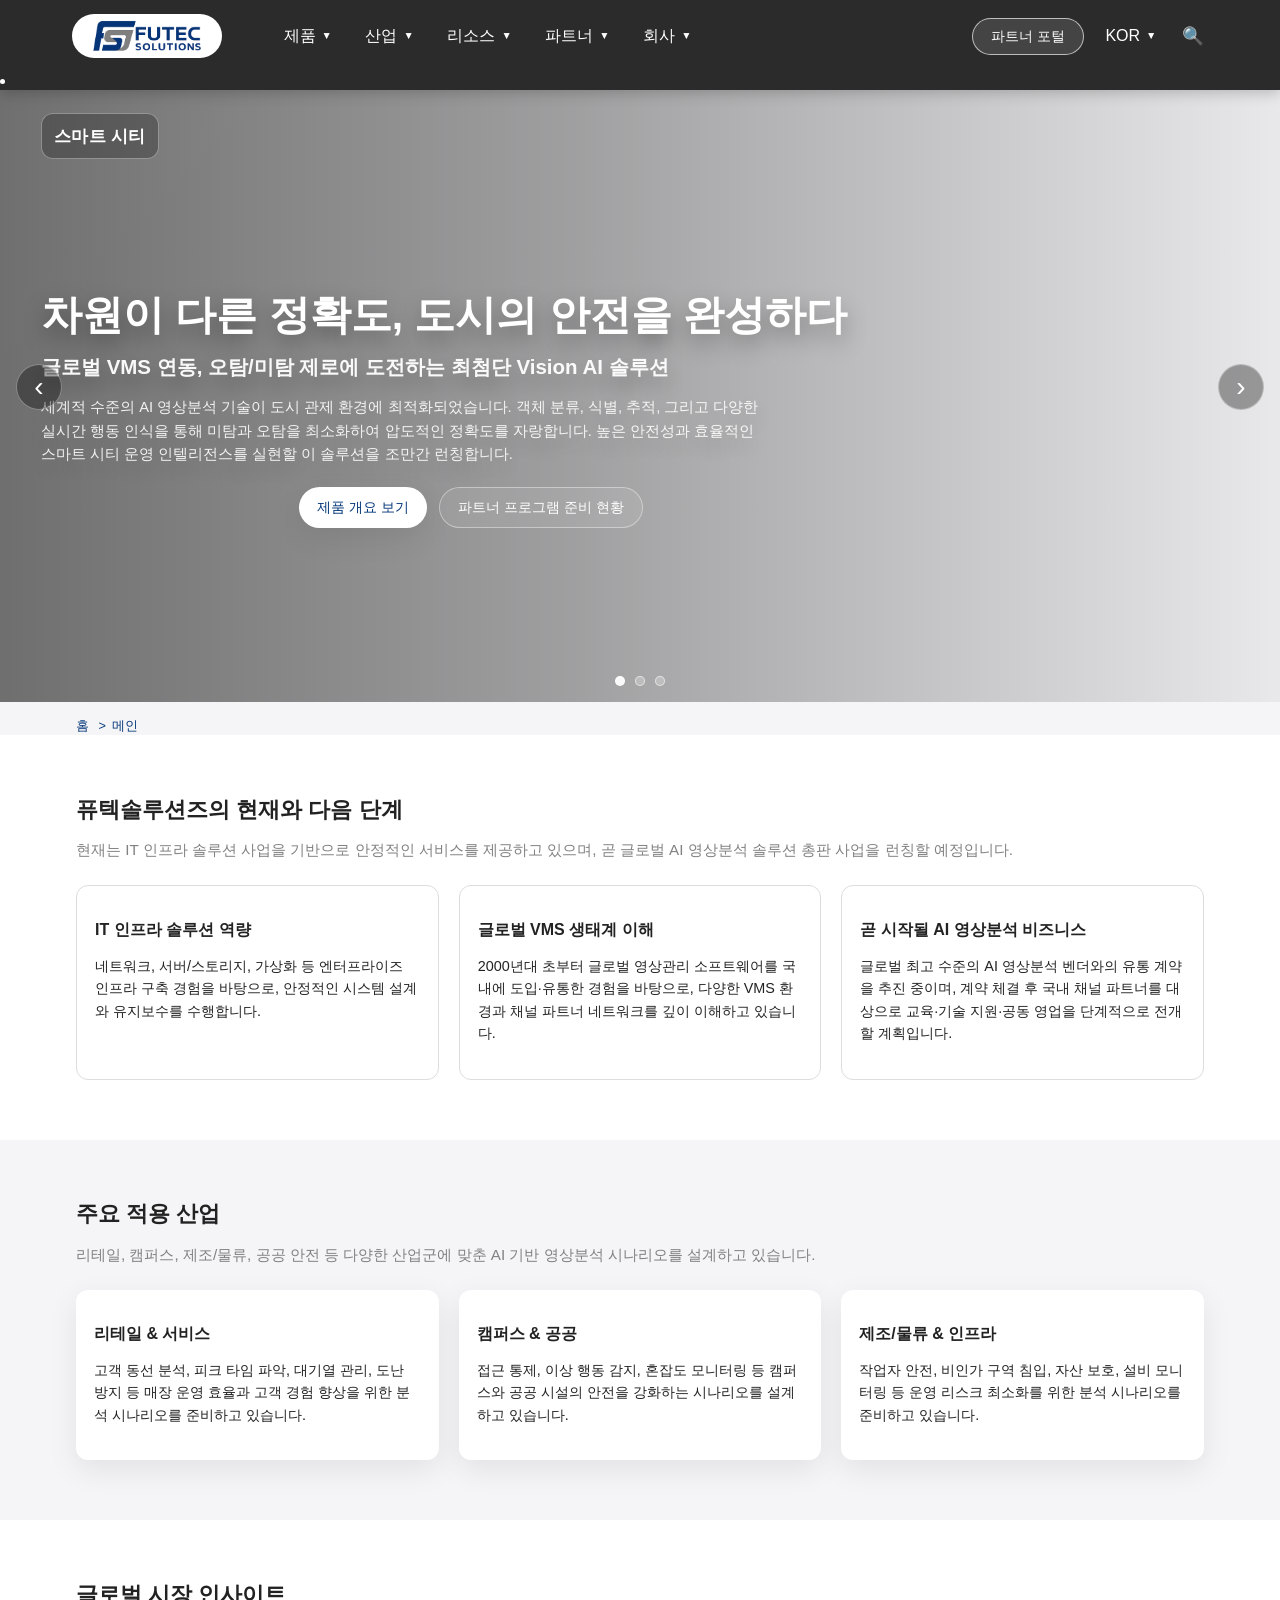
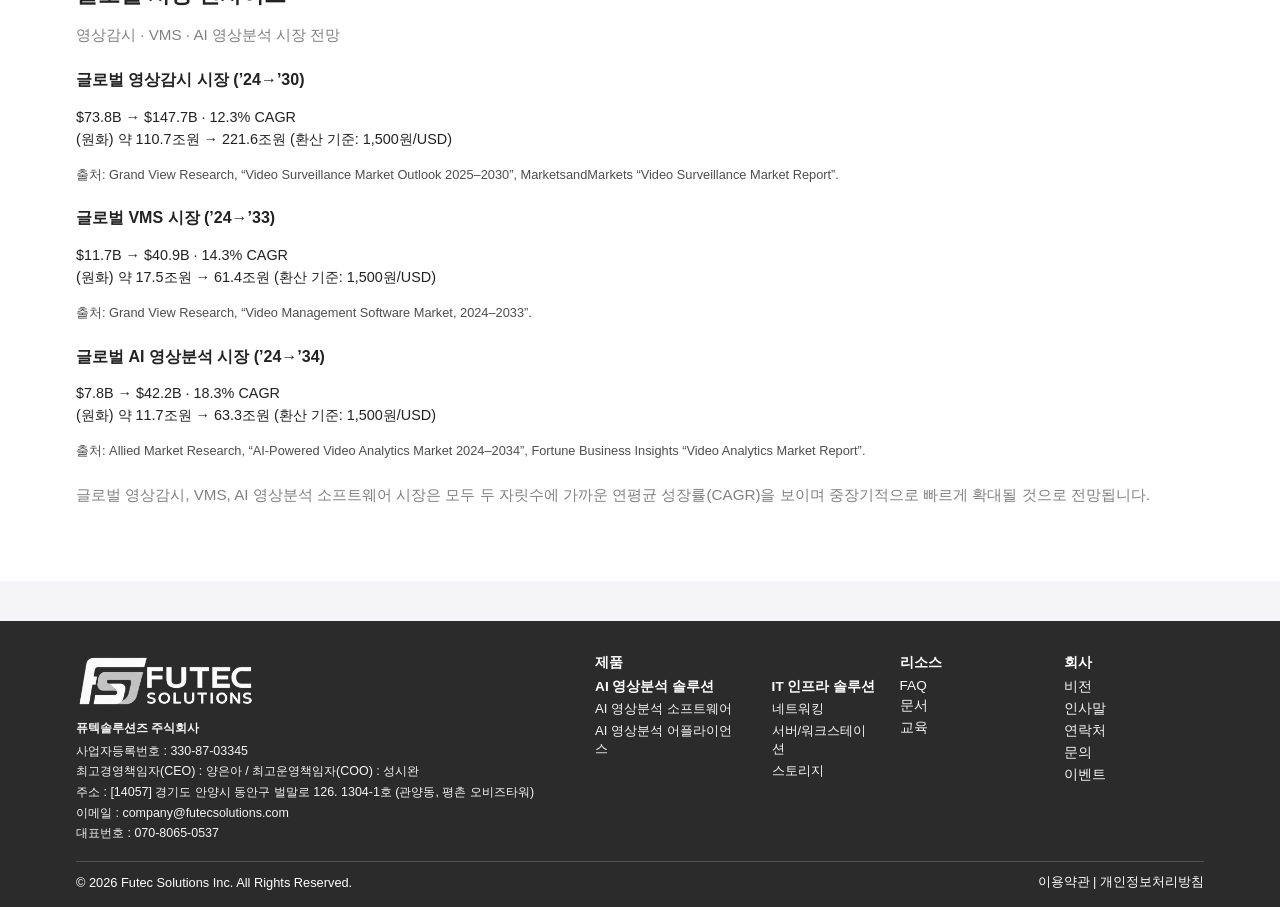
<file: index.html>
<!DOCTYPE html>
<html lang="ko" data-lang="ko">
  <head>
    <meta charset="UTF-8" />
    <title>Futec Solutions Inc. | AI 영상분석 &amp; IT 인프라</title>
    <meta
      name="description"
      content="퓨텍솔루션즈는 AI 기반 영상분석과 IT 인프라 솔루션을 통해 물리 보안과 운영 효율을 혁신하는 전문 기업입니다."
    />
    <meta name="viewport" content="width=device-width, initial-scale=1" />
    <link rel="stylesheet" href="assets/css/styles.css" />

    <!-- index.html 전용 모바일 레이아웃 보정 -->
    <style>
      @media (max-width: 768px) {
        .hero__inner {
          grid-template-columns: minmax(0, 1fr);
        }

        .hero__visual {
          justify-self: stretch;
          margin-top: 24px;
        }
      }
    </style>
    <!-- Hero Slider (index.html only) -->
    <style>
      .hero.hero--slider {
        padding: 0;
        background: transparent;
      }

      .hero-slider {
        position: relative;
        width: 100%;
        height: clamp(520px, 70vh, 820px);
        overflow: hidden;
        border-radius: 0;
        outline: none;
      }

      @media (max-width: 1024px) {
        .hero-slider {
          height: clamp(480px, 62vh, 740px);
        }
      }

      @media (max-width: 768px) {
        .hero-slider {
          height: clamp(560px, 100svh, 820px);
        }
      }

      .hero-slider__slides {
        position: relative;
        width: 100%;
        height: 100%;
        margin: 0;
        padding: 0;
      }

      .hero-slider__slide {
        position: absolute;
        inset: 0;
        opacity: 0;
        transition: opacity 600ms ease;
        pointer-events: none;
      }

      .hero-slider__slide.is-active {
        opacity: 1;
        pointer-events: auto;
      }

      .hero-slider picture,
      .hero-slider img {
        display: block;
        width: 100%;
        height: 100%;
      }

      .hero-slider img {
        object-fit: cover;
        object-position: center;
      }

      .hero-slider__overlay {
        position: absolute;
        inset: 0;
        display: grid;
        grid-template-rows: auto 1fr;
        padding: clamp(18px, 3.2vw, 44px);
        background: linear-gradient(
          90deg,
          rgba(0, 0, 0, 0.55) 0%,
          rgba(0, 0, 0, 0.35) 45%,
          rgba(0, 0, 0, 0.05) 100%
        );
        color: #fff;
      }

      @media (max-width: 768px) {
        .hero-slider__overlay {
          background: linear-gradient(
            180deg,
            rgba(0, 0, 0, 0.55) 0%,
            rgba(0, 0, 0, 0.35) 45%,
            rgba(0, 0, 0, 0.10) 100%
          );
        }
      }

      .hero-slider__title {
        justify-self: start;
        align-self: start;
        font-weight: 700;
        letter-spacing: 0.02em;
        font-size: clamp(0.95rem, 1.35vw, 1.15rem);
        padding: 10px 12px;
        border: 1px solid rgba(255, 255, 255, 0.35);
        background: rgba(0, 0, 0, 0.25);
        border-radius: 12px;
        backdrop-filter: blur(6px);
      }

      .hero-slider__content {
        align-self: center;
        max-width: 860px;
      }

      .hero-slider__headline {
        margin: 0;
        font-weight: 800;
        line-height: 1.15;
        font-size: clamp(1.6rem, 3.2vw, 3rem);
        text-shadow: 0 10px 22px rgba(0, 0, 0, 0.35);
      }

      .hero-slider__subheadline {
        margin: 14px 0 0;
        font-weight: 600;
        line-height: 1.4;
        font-size: clamp(1rem, 1.6vw, 1.35rem);
        opacity: 0.95;
        text-shadow: 0 10px 22px rgba(0, 0, 0, 0.35);
      }

      .hero-slider__text {
        margin: 14px 0 0;
        line-height: 1.6;
        font-size: clamp(0.92rem, 1.15vw, 1.05rem);
        opacity: 0.9;
        max-width: 720px;
        text-shadow: 0 10px 22px rgba(0, 0, 0, 0.35);
      }

      @media (max-width: 768px) {
        .hero-slider__text {
          display: -webkit-box;
          -webkit-line-clamp: 5;
          -webkit-box-orient: vertical;
          overflow: hidden;
        }
      }

      .hero-slider__actions {
        margin-top: 20px;
        display: flex;
        justify-content: center;
      }

      .hero-slider__actions .hero__actions {
        display: flex;
        justify-content: center;
        gap: 12px;
        flex-wrap: wrap;
      }

      .hero-slider__nav {
        position: absolute;
        top: 50%;
        transform: translateY(-50%);
        width: 46px;
        height: 46px;
        border-radius: 999px;
        border: 1px solid rgba(255, 255, 255, 0.35);
        background: rgba(0, 0, 0, 0.35);
        color: #fff;
        display: grid;
        place-items: center;
        cursor: pointer;
        z-index: 5;
        transition: transform 150ms ease, background 150ms ease, border-color 150ms ease;
      }

      .hero-slider__nav:hover,
      .hero-slider__nav:focus-visible {
        background: rgba(0, 0, 0, 0.55);
        border-color: rgba(255, 255, 255, 0.55);
        outline: none;
      }

      .hero-slider__nav--prev {
        left: 16px;
      }

      .hero-slider__nav--next {
        right: 16px;
      }

      @media (max-width: 768px) {
        .hero-slider__nav {
          width: 42px;
          height: 42px;
        }

        .hero-slider__nav--prev {
          left: 10px;
        }

        .hero-slider__nav--next {
          right: 10px;
        }
      }

      .hero-slider__nav span {
        font-size: 28px;
        line-height: 1;
      }

      .hero-slider__dots {
        position: absolute;
        left: 50%;
        bottom: 16px;
        transform: translateX(-50%);
        display: flex;
        gap: 10px;
        align-items: center;
        justify-content: center;
        z-index: 5;
      }

      .hero-slider__dot {
        width: 10px;
        height: 10px;
        border-radius: 999px;
        border: 1px solid rgba(255, 255, 255, 0.6);
        background: rgba(255, 255, 255, 0.25);
        cursor: pointer;
        padding: 0;
        transition: transform 150ms ease, background 150ms ease, border-color 150ms ease;
      }

      .hero-slider__dot:hover,
      .hero-slider__dot:focus-visible {
        transform: scale(1.15);
        outline: none;
        border-color: rgba(255, 255, 255, 0.85);
        background: rgba(255, 255, 255, 0.45);
      }

      .hero-slider__dot.is-active {
        background: rgba(255, 255, 255, 0.95);
        border-color: rgba(255, 255, 255, 0.95);
      }
    </style>


  </head>
  <body>
    <div id="header-placeholder"></div>

    <main class="main-content">
      <section class="hero hero--slider">
        <div
          class="hero-slider"
          role="region"
          aria-roledescription="carousel"
          aria-label="Hero slider"
          tabindex="0"
        >
          <ul class="hero-slider__slides" role="list">
            <li class="hero-slider__slide is-active" data-index="0" aria-hidden="false">
              <picture>
                <source media="(max-width: 768px) and (orientation: portrait)" srcset="assets/img/slide1_mobile.webp" />
                <source media="(max-width: 1024px)" srcset="assets/img/slide1_tablet.webp" />
                <img
                  src="assets/img/slide1_web.webp"
                  alt="스마트 시티 교통 관제 AI 솔루션 Hero 이미지 / Smart City AI Solution Hero Image"
                  loading="eager"
                  decoding="async"
                />
              </picture>

              <div class="hero-slider__overlay">
                <div class="hero-slider__title">
                  <span class="lang-ko">스마트 시티</span>
                  <span class="lang-en">Smart Cities</span>
                </div>

                <div class="hero-slider__content">
                  <h1 class="hero-slider__headline">
                    <span class="lang-ko">차원이 다른 정확도, 도시의 안전을 완성하다</span>
                    <span class="lang-en">Unparalleled Accuracy: Perfecting Urban Safety.</span>
                  </h1>
                  <p class="hero-slider__subheadline">
                    <span class="lang-ko">글로벌 VMS 연동, 오탐/미탐 제로에 도전하는 최첨단 Vision AI 솔루션</span>
                    <span class="lang-en">Seamless Global VMS Integration. A state-of-the-art Vision AI solution striving for zero false detections.</span>
                  </p>
                  <p class="hero-slider__text">
                    <span class="lang-ko">세계적 수준의 AI 영상분석 기술이 도시 관제 환경에 최적화되었습니다. 객체 분류, 식별, 추적, 그리고 다양한 실시간 행동 인식을 통해 미탐과 오탐을 최소화하여 압도적인 정확도를 자랑합니다. 높은 안전성과 효율적인 스마트 시티 운영 인텔리전스를 실현할 이 솔루션을 조만간 런칭합니다.</span>
                    <span class="lang-en">We have tailored our state-of-the-art AI video analytics to meet the demands of urban surveillance. This solution boasts overwhelmingly high accuracy, minimizing missed detections and false alarms through advanced object classification, identification, tracking, and real-time behavior recognition. Prepare for the upcoming launch of a solution designed to realize safer cities and smarter operational intelligence.</span>
                  </p>

                  <div class="hero-slider__actions">            <div class="hero__actions">
              <a href="products.html" class="btn-primary">
                <span class="lang-ko">제품 개요 보기</span>
                <span class="lang-en">View Product Overview</span>
              </a>
              <a href="partners.html" class="btn-secondary">
                <span class="lang-ko">파트너 프로그램 준비 현황</span>
                <span class="lang-en">Partner Program Status</span>
              </a>
            </div></div>
                </div>
              </div>
            </li>

            <li class="hero-slider__slide" data-index="1" aria-hidden="true">
              <picture>
                <source media="(max-width: 768px) and (orientation: portrait)" srcset="assets/img/slide2_mobile.webp" />
                <source media="(max-width: 1024px)" srcset="assets/img/slide2_tablet.webp" />
                <img
                  src="assets/img/slide2_web.webp"
                  alt="스마트 팩토리 안전 관리 AI 솔루션 Hero 이미지 / Smart Factory Safety Management Hero Image"
                  loading="lazy"
                  decoding="async"
                />
              </picture>

              <div class="hero-slider__overlay">
                <div class="hero-slider__title">
                  <span class="lang-ko">제조/산업 안전</span>
                  <span class="lang-en">Manufacturing/Industry Safety</span>
                </div>

                <div class="hero-slider__content">
                  <h2 class="hero-slider__headline">
                    <span class="lang-ko">데이터로 증명하는 안전, 운영 인텔리전스를 극대화하다</span>
                    <span class="lang-en">Data-Proven Safety. Maximized Operational Intelligence.</span>
                  </h2>
                  <p class="hero-slider__subheadline">
                    <span class="lang-ko">강력한 메타데이터 관리와 포렌식 검색, 모든 상황을 기록하고 분석</span>
                    <span class="lang-en">Record and analyze every scenario with robust metadata management and powerful forensic search.</span>
                  </p>
                  <p class="hero-slider__text">
                    <span class="lang-ko">최첨단 비전 AI 기술은 건설과 생산 현장의 보안과 안전, 운영 효율을 동시에 높입니다. 객체 식별 및 추적 기반의 데이터 집계와 통계를 통해 효율적인 운영 방안을 제시하며, 강력한 메타데이터 관리를 통한 포렌식 검색 기능을 제공합니다. 다양한 글로벌 VMS와 연동되는 이 혁신적인 솔루션의 출시를 기다려 주십시오.</span>
                    <span class="lang-en">Our cutting-edge Vision AI technology simultaneously elevates security, safety, and operational efficiency across construction and manufacturing sites. By leveraging object identification and tracking for automated data aggregation and statistics, we provide actionable operational insights. Furthermore, the solution offers advanced forensic search capabilities through powerful metadata management. Get ready for the launch of this innovative solution, designed to integrate seamlessly with diverse global VMS platforms.</span>
                  </p>

                  <div class="hero-slider__actions">            <div class="hero__actions">
              <a href="products.html" class="btn-primary">
                <span class="lang-ko">제품 개요 보기</span>
                <span class="lang-en">View Product Overview</span>
              </a>
              <a href="partners.html" class="btn-secondary">
                <span class="lang-ko">파트너 프로그램 준비 현황</span>
                <span class="lang-en">Partner Program Status</span>
              </a>
            </div></div>
                </div>
              </div>
            </li>

            <li class="hero-slider__slide" data-index="2" aria-hidden="true">
              <picture>
                <source media="(max-width: 768px) and (orientation: portrait)" srcset="assets/img/slide3_mobile.webp" />
                <source media="(max-width: 1024px)" srcset="assets/img/slide3_tablet.webp" />
                <img
                  src="assets/img/slide3_web.webp"
                  alt="리테일 매장 고객 분석 AI 솔루션 Hero 이미지 / Retail Store Customer Analytics AI Solution Hero Image"
                  loading="lazy"
                  decoding="async"
                />
              </picture>

              <div class="hero-slider__overlay">
                <div class="hero-slider__title">
                  <span class="lang-ko">리테일 매장</span>
                  <span class="lang-en">Retail Store</span>
                </div>

                <div class="hero-slider__content">
                  <h2 class="hero-slider__headline">
                    <span class="lang-ko">누구든 쉽게, 안정적으로 경험하는 AI 영상분석의 미래</span>
                    <span class="lang-en">The Future of AI Video Analytics: Accessible, Reliable, and Easy for Everyone.</span>
                  </h2>
                  <p class="hero-slider__subheadline">
                    <span class="lang-ko">높은 안정성, 손쉬운 구성, 편리한 운영을 위한 완벽한 매뉴얼 지원</span>
                    <span class="lang-en">High reliability, effortless configuration, and convenient operation backed by comprehensive documentation.</span>
                  </p>
                  <p class="hero-slider__text">
                    <span class="lang-ko">복잡한 설정과 불안정성으로 AI 도입을 망설일 필요가 없습니다. 높은 안정성, 손쉬운 구성 및 설정, 편리한 운영 환경을 제공하며, 풍부한 매뉴얼과 프레젠테이션으로 진입 장벽을 낮춥니다. 보안, 안전, 운영 효율을 혁신할 세계적 수준의 솔루션을 곧 경험하실 수 있습니다.</span>
                    <span class="lang-en">Stop hesitating to adopt AI due to concerns about complexity or instability. We provide a highly stable environment with effortless configuration, simple setup, and convenient operation. Our extensive manuals and presentations significantly lower the barrier to entry for any user. Prepare to experience a world-class solution that will revolutionize security, safety, and operational efficiency—coming soon.</span>
                  </p>

                  <div class="hero-slider__actions">            <div class="hero__actions">
              <a href="products.html" class="btn-primary">
                <span class="lang-ko">제품 개요 보기</span>
                <span class="lang-en">View Product Overview</span>
              </a>
              <a href="partners.html" class="btn-secondary">
                <span class="lang-ko">파트너 프로그램 준비 현황</span>
                <span class="lang-en">Partner Program Status</span>
              </a>
            </div></div>
                </div>
              </div>
            </li>
          </ul>

          <button class="hero-slider__nav hero-slider__nav--prev" type="button" aria-label="Previous slide">
            <span aria-hidden="true">‹</span>
          </button>
          <button class="hero-slider__nav hero-slider__nav--next" type="button" aria-label="Next slide">
            <span aria-hidden="true">›</span>
          </button>

          <div class="hero-slider__dots" role="tablist" aria-label="Slide navigation">
            <button class="hero-slider__dot is-active" type="button" role="tab" aria-label="Slide 1" aria-selected="true" tabindex="0" data-index="0"></button>
            <button class="hero-slider__dot" type="button" role="tab" aria-label="Slide 2" aria-selected="false" tabindex="-1" data-index="1"></button>
            <button class="hero-slider__dot" type="button" role="tab" aria-label="Slide 3" aria-selected="false" tabindex="-1" data-index="2"></button>
          </div>
        </div>
      </section>

      <nav class="breadcrumb" aria-label="Breadcrumb">
        <div class="breadcrumb__inner">
          <ol>
            <li>
              <a href="index.html">
                <span class="lang-ko">홈</span>
                <span class="lang-en">Home</span>
              </a>
            </li>
            <li>
              <span class="lang-ko">메인</span>
              <span class="lang-en">Main</span>
            </li>
          </ol>
        </div>
      </nav>

      <section class="section section--light">
        <div class="container">
          <div class="section__header">
            <h2 class="section__title">
              <span class="lang-ko">퓨텍솔루션즈의 현재와 다음 단계</span>
              <span class="lang-en">Where Futec Solutions Stands Today</span>
            </h2>
            <p class="section__subtitle">
              <span class="lang-ko">
                현재는 IT 인프라 솔루션 사업을 기반으로 안정적인 서비스를 제공하고 있으며,
                곧 글로벌 AI 영상분석 솔루션 총판 사업을 런칭할 예정입니다.
              </span>
              <span class="lang-en">
                Today we deliver reliable IT infrastructure projects and are preparing to
                launch a global AI video analytics distribution business.
              </span>
            </p>
          </div>

          <div class="card-grid">
            <article class="card card--bordered">
              <h3 class="card__title">
                <span class="lang-ko">IT 인프라 솔루션 역량</span>
                <span class="lang-en">IT Infrastructure Expertise</span>
              </h3>
              <p class="card__text">
                <span class="lang-ko">
                  네트워크, 서버/스토리지, 가상화 등 엔터프라이즈 인프라 구축 경험을
                  바탕으로, 안정적인 시스템 설계와 유지보수를 수행합니다.
                </span>
                <span class="lang-en">
                  With experience in networking, servers, storage and virtualization, we
                  design and maintain robust enterprise infrastructure environments.
                </span>
              </p>
            </article>

            <article class="card card--bordered">
              <h3 class="card__title">
                <span class="lang-ko">글로벌 VMS 생태계 이해</span>
                <span class="lang-en">Understanding of Global VMS Ecosystems</span>
              </h3>
              <p class="card__text">
                <span class="lang-ko">
                  2000년대 초부터 글로벌 영상관리 소프트웨어를 국내에 도입·유통한 경험을
                  바탕으로, 다양한 VMS 환경과 채널 파트너 네트워크를 깊이 이해하고
                  있습니다.
                </span>
                <span class="lang-en">
                  Since the early 2000s we have introduced and distributed leading video
                  management software in Korea, building deep understanding of VMS
                  environments and partner ecosystems.
                </span>
              </p>
            </article>

            <article class="card card--bordered">
              <h3 class="card__title">
                <span class="lang-ko">곧 시작될 AI 영상분석 비즈니스</span>
                <span class="lang-en">Upcoming AI Video Analytics Business</span>
              </h3>
              <p class="card__text">
                <span class="lang-ko">
                  글로벌 최고 수준의 AI 영상분석 벤더와의 유통 계약을 추진 중이며, 계약
                  체결 후 국내 채널 파트너를 대상으로 교육·기술 지원·공동 영업을 단계적으로
                  전개할 계획입니다.
                </span>
                <span class="lang-en">
                  We are in the process of establishing distribution agreements with
                  top-tier AI video analytics vendors. After signing, we plan to enable
                  local channel partners through training, technical support and joint
                  business development.
                </span>
              </p>
            </article>
          </div>
        </div>
      </section>

      <section class="section section--muted">
        <div class="container">
          <div class="section__header">
            <h2 class="section__title">
              <span class="lang-ko">주요 적용 산업</span>
              <span class="lang-en">Key Industries We Serve</span>
            </h2>
            <p class="section__subtitle">
              <span class="lang-ko">
                리테일, 캠퍼스, 제조/물류, 공공 안전 등 다양한 산업군에 맞춘 AI 기반
                영상분석 시나리오를 설계하고 있습니다.
              </span>
              <span class="lang-en">
                We design AI-driven video analytics scenarios tailored for retail, campuses,
                manufacturing & logistics, public safety and more.
              </span>
            </p>
          </div>
          <div class="card-grid">
            <article class="card">
              <h3 class="card__title">
                <span class="lang-ko">리테일 &amp; 서비스</span>
                <span class="lang-en">Retail &amp; Services</span>
              </h3>
              <p class="card__text">
                <span class="lang-ko">
                  고객 동선 분석, 피크 타임 파악, 대기열 관리, 도난 방지 등 매장 운영
                  효율과 고객 경험 향상을 위한 분석 시나리오를 준비하고 있습니다.
                </span>
                <span class="lang-en">
                  We prepare analytics scenarios for customer flow, peak-time analysis,
                  queue management and loss prevention to improve store operations and
                  customer experience.
                </span>
              </p>
            </article>
            <article class="card">
              <h3 class="card__title">
                <span class="lang-ko">캠퍼스 &amp; 공공</span>
                <span class="lang-en">Campus &amp; Public</span>
              </h3>
              <p class="card__text">
                <span class="lang-ko">
                  접근 통제, 이상 행동 감지, 혼잡도 모니터링 등 캠퍼스와 공공 시설의
                  안전을 강화하는 시나리오를 설계하고 있습니다.
                </span>
                <span class="lang-en">
                  We plan scenarios that reinforce campus and public facility safety,
                  including access control, abnormal behavior detection and crowd density
                  monitoring.
                </span>
              </p>
            </article>
            <article class="card">
              <h3 class="card__title">
                <span class="lang-ko">제조/물류 &amp; 인프라</span>
                <span class="lang-en">Manufacturing, Logistics &amp; Infrastructure</span>
              </h3>
              <p class="card__text">
                <span class="lang-ko">
                  작업자 안전, 비인가 구역 침입, 자산 보호, 설비 모니터링 등 운영 리스크
                  최소화를 위한 분석 시나리오를 준비하고 있습니다.
                </span>
                <span class="lang-en">
                  We design analytics that help minimize operational risks, covering worker
                  safety, restricted area intrusion, asset protection and facility
                  monitoring.
                </span>
              </p>
            </article>
          </div>
        </div>
      </section>

      <section class="section section--light">
        <div class="container">
          <div class="section__header">
            <h2 class="section__title">
              <span class="lang-ko">글로벌 시장 인사이트</span>
              <span class="lang-en">Global Market Insights</span>
            </h2>
            <p class="section__subtitle">
              <span class="lang-ko">
                영상감시 · VMS · AI 영상분석 시장 전망
              </span>
              <span class="lang-en">
                Video Surveillance · VMS · AI Video Analytics Outlook
              </span>
            </p>
          </div>



          <div>
            <!-- 글로벌 영상감시 시장 -->
            <div style="margin-bottom: 24px;">
              <h3 class="card__title">
                <span class="lang-ko">글로벌 영상감시 시장 (’24→’30)</span>
                <span class="lang-en">Global Video Surveillance (’24→’30)</span>
              </h3>
              <p class="card__text">
                <span class="lang-ko">
                  $73.8B → $147.7B · 12.3% CAGR<br>
                  (원화) 약 110.7조원 → 221.6조원 (환산 기준: 1,500원/USD)
                </span>
                <span class="lang-en">
                  $73.8B → $147.7B · 12.3% CAGR<br>
                  (KRW) approx. 110.7T → 221.6T (FX rate: 1,500 KRW/USD)
                </span>
              </p>
              <p class="card__text" style="font-size: 0.8rem; opacity: 0.8; margin-top: 4px;">
                <span class="lang-ko">
                  출처: Grand View Research, “Video Surveillance Market Outlook 2025–2030”,
                  MarketsandMarkets “Video Surveillance Market Report”.
                </span>
                <span class="lang-en">
                  Source: Grand View Research, “Video Surveillance Market Outlook 2025–2030”,
                  MarketsandMarkets “Video Surveillance Market Report”.
                </span>
              </p>
            </div>

            <!-- 글로벌 VMS 시장 -->
            <div style="margin-bottom: 24px;">
              <h3 class="card__title">
                <span class="lang-ko">글로벌 VMS 시장 (’24→’33)</span>
                <span class="lang-en">Global VMS Market (’24→’33)</span>
              </h3>
              <p class="card__text">
                <span class="lang-ko">
                  $11.7B → $40.9B · 14.3% CAGR<br>
                  (원화) 약 17.5조원 → 61.4조원 (환산 기준: 1,500원/USD)
                </span>
                <span class="lang-en">
                  $11.7B → $40.9B · 14.3% CAGR<br>
                  (KRW) approx. 17.5T → 61.4T (FX rate: 1,500 KRW/USD)
                </span>
              </p>
              <p class="card__text" style="font-size: 0.8rem; opacity: 0.8; margin-top: 4px%;">
                <span class="lang-ko">
                  출처: Grand View Research, “Video Management Software Market, 2024–2033”.
                </span>
                <span class="lang-en">
                  Source: Grand View Research, “Video Management Software Market, 2024–2033”.
                </span>
              </p>
            </div>

            <!-- 글로벌 AI 영상분석 시장 -->
            <div>
              <h3 class="card__title">
                <span class="lang-ko">글로벌 AI 영상분석 시장 (’24→’34)</span>
                <span class="lang-en">Global AI Video Analytics (’24→’34)</span>
              </h3>
              <p class="card__text">
                <span class="lang-ko">
                  $7.8B → $42.2B · 18.3% CAGR<br>
                  (원화) 약 11.7조원 → 63.3조원 (환산 기준: 1,500원/USD)
                </span>
                <span class="lang-en">
                  $7.8B → $42.2B · 18.3% CAGR
                </span>
              </p>
              <p class="card__text" style="font-size: 0.8rem; opacity: 0.8; margin-top: 4px;">
                <span class="lang-ko">
                  출처: Allied Market Research, “AI-Powered Video Analytics Market 2024–2034”,
                  Fortune Business Insights “Video Analytics Market Report”.
                </span>
                <span class="lang-en">
                  Source: Allied Market Research (2024–2034),
                  Fortune Business Insights “Video Analytics Market Report”.
                </span>
              </p>
            </div>
          </div>

          <p class="section__subtitle" style="margin-top: 24px;">
            <span class="lang-ko">
              글로벌 영상감시, VMS, AI 영상분석 소프트웨어 시장은 모두 두 자릿수에
              가까운 연평균 성장률(CAGR)을 보이며 중장기적으로 빠르게 확대될
              것으로 전망됩니다.
            </span>
            <span class="lang-en">
              Global video surveillance, VMS, and AI video analytics software markets
              are all expected to see strong double-digit CAGR growth.
            </span>
          </p>

        </div>
      </section>
    </main>

    <div id="footer-placeholder"></div>
    <script src="assets/js/main.js"></script>

    <script>
      (function () {
        var slider = document.querySelector(".hero-slider");
        if (!slider) return;

        var slides = Array.prototype.slice.call(slider.querySelectorAll(".hero-slider__slide"));
        var dots = Array.prototype.slice.call(slider.querySelectorAll(".hero-slider__dot"));
        var prevBtn = slider.querySelector(".hero-slider__nav--prev");
        var nextBtn = slider.querySelector(".hero-slider__nav--next");

        var current = 0;
        var intervalMs = 5000;
        var timer = null;

        function setActive(index, fromUser) {
          if (index < 0) index = slides.length - 1;
          if (index >= slides.length) index = 0;

          slides.forEach(function (slide, i) {
            var isActive = i === index;
            slide.classList.toggle("is-active", isActive);
            slide.setAttribute("aria-hidden", isActive ? "false" : "true");
          });

          dots.forEach(function (dot, i) {
            var isActive = i === index;
            dot.classList.toggle("is-active", isActive);
            dot.setAttribute("aria-selected", isActive ? "true" : "false");
            dot.setAttribute("tabindex", isActive ? "0" : "-1");
          });

          if (fromUser) {
            dots[index].focus({ preventScroll: true });
          }

          current = index;
        }

        function next(fromUser) {
          setActive(current + 1, !!fromUser);
        }

        function prev(fromUser) {
          setActive(current - 1, !!fromUser);
        }

        function start() {
          stop();
          timer = window.setInterval(function () {
            next(false);
          }, intervalMs);
        }

        function stop() {
          if (timer) {
            window.clearInterval(timer);
            timer = null;
          }
        }

        function onKeydown(e) {
          var key = e.key || e.keyCode;
          if (key === "ArrowLeft" || key === 37) {
            e.preventDefault();
            prev(true);
            start();
          } else if (key === "ArrowRight" || key === 39) {
            e.preventDefault();
            next(true);
            start();
          } else if (key === "Home") {
            e.preventDefault();
            setActive(0, true);
            start();
          } else if (key === "End") {
            e.preventDefault();
            setActive(slides.length - 1, true);
            start();
          }
        }

        prevBtn.addEventListener("click", function () {
          prev(true);
          start();
        });

        nextBtn.addEventListener("click", function () {
          next(true);
          start();
        });

        dots.forEach(function (dot) {
          dot.addEventListener("click", function () {
            var idx = parseInt(dot.getAttribute("data-index"), 10);
            if (!isNaN(idx)) {
              setActive(idx, true);
              start();
            }
          });

          dot.addEventListener("keydown", function (e) {
            var key = e.key || e.keyCode;
            var idx = parseInt(dot.getAttribute("data-index"), 10);

            if (key === "ArrowLeft" || key === 37) {
              e.preventDefault();
              setActive(idx - 1, true);
              start();
            } else if (key === "ArrowRight" || key === 39) {
              e.preventDefault();
              setActive(idx + 1, true);
              start();
            } else if (key === "Enter" || key === " " || key === 13 || key === 32) {
              e.preventDefault();
              setActive(idx, true);
              start();
            }
          });
        });

        slider.addEventListener("mouseenter", stop);
        slider.addEventListener("mouseleave", start);

        slider.addEventListener("focusin", stop);
        slider.addEventListener("focusout", function (e) {
          if (!slider.contains(e.relatedTarget)) start();
        });

        slider.addEventListener("keydown", onKeydown);

        setActive(0, false);
        start();
      })();
    </script>
  </body>
</html>
</file>
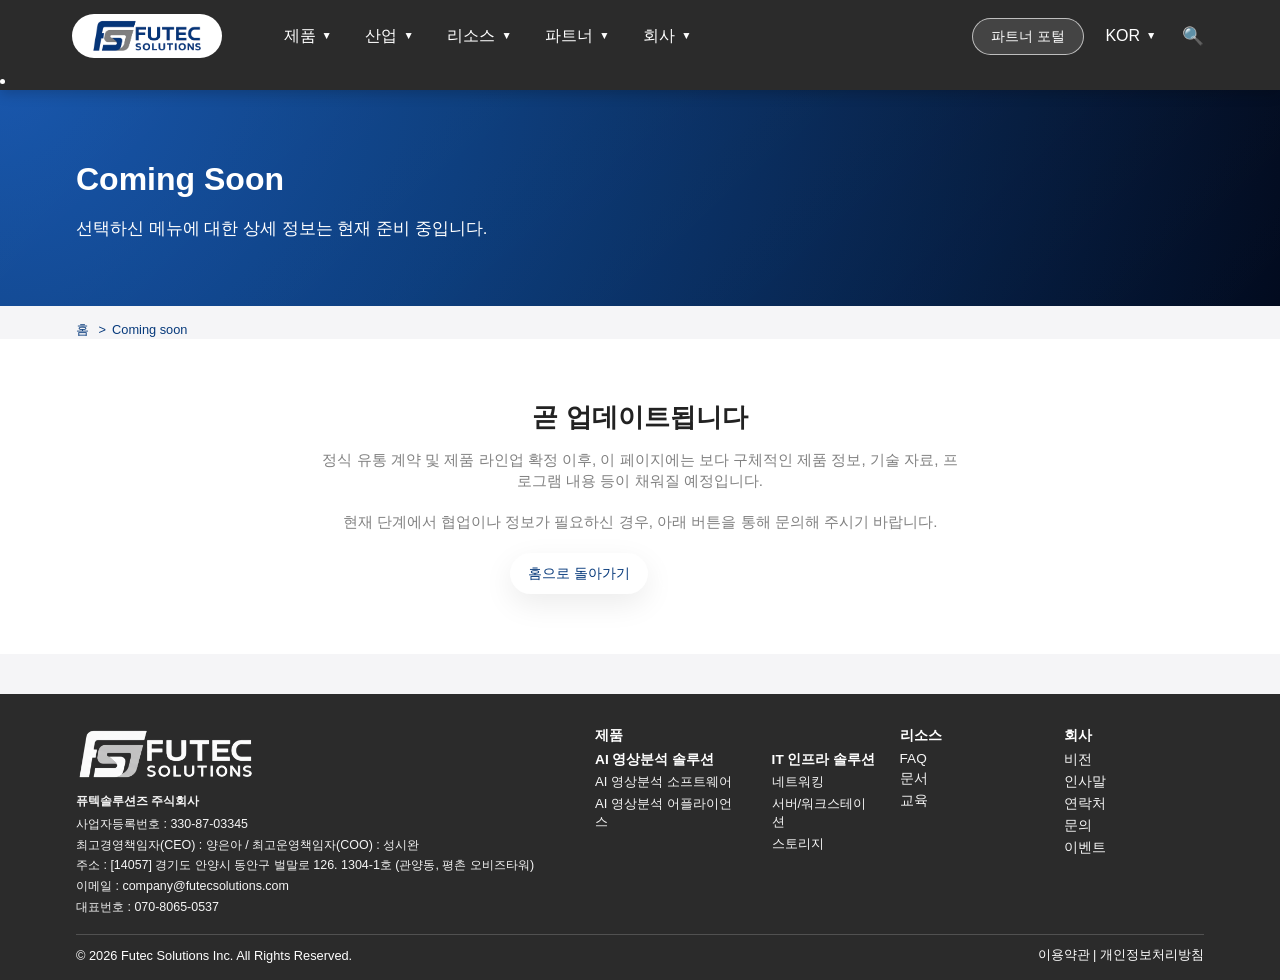
<file: coming-soon.html>
<!DOCTYPE html>
<html lang="ko" data-lang="ko">
  <head>
    <meta charset="UTF-8" />
    <title>Coming Soon | Futec Solutions Inc.</title>
    <meta
      name="description"
      content="퓨텍솔루션즈(주)의 기능 및 페이지가 곧 업데이트될 예정임을 알리는 공통 Coming soon 페이지입니다."
    />
    <meta name="viewport" content="width=device-width, initial-scale=1" />
    <link rel="stylesheet" href="assets/css/styles.css" />
  </head>
  <body>
    <div id="header-placeholder"></div>

    <main class="main-content">
      <section class="hero hero--compact">
        <div class="hero__inner">
          <div>
            <h1 class="hero__title">
              <span class="lang-ko">Coming Soon</span>
              <span class="lang-en">Coming Soon</span>
            </h1>
            <p class="hero__subtitle">
              <span class="lang-ko">
                선택하신 메뉴에 대한 상세 정보는 현재 준비 중입니다.
              </span>
              <span class="lang-en">
                The content for the menu you selected is currently being prepared.
              </span>
            </p>
          </div>
        </div>
      </section>

      <nav class="breadcrumb" aria-label="Breadcrumb">
        <div class="breadcrumb__inner">
          <ol>
            <li>
              <a href="index.html">
                <span class="lang-ko">홈</span>
                <span class="lang-en">Home</span>
              </a>
            </li>
            <li>
              <span class="lang-ko">Coming soon</span>
              <span class="lang-en">Coming soon</span>
            </li>
          </ol>
        </div>
      </nav>

      <section class="section section--light">
        <div class="container">
          <div class="coming-soon">
            <h2 class="coming-soon__title">
              <span class="lang-ko">곧 업데이트됩니다</span>
              <span class="lang-en">This Page Will Be Updated Soon</span>
            </h2>
            <p class="coming-soon__text">
              <span class="lang-ko">
                정식 유통 계약 및 제품 라인업 확정 이후, 이 페이지에는 보다 구체적인 제품
                정보, 기술 자료, 프로그램 내용 등이 채워질 예정입니다.
              </span>
              <span class="lang-en">
                After finalizing distribution agreements and our product lineup, this page
                will be updated with detailed product information, technical resources and
                program details.
              </span>
            </p>
            <p class="coming-soon__text">
              <span class="lang-ko">
                현재 단계에서 협업이나 정보가 필요하신 경우, 아래 버튼을 통해 문의해 주시기
                바랍니다.
              </span>
              <span class="lang-en">
                If you need information or wish to discuss collaboration at this stage,
                please contact us using the buttons below.
              </span>
            </p>

            <div class="hero__actions" style="justify-content: center;">
              <a href="index.html" class="btn-primary">
                <span class="lang-ko">홈으로 돌아가기</span>
                <span class="lang-en">Back to Home</span>
              </a>
              <a href="contact.html" class="btn-secondary">
                <span class="lang-ko">연락처 확인</span>
                <span class="lang-en">View Contact Details</span>
              </a>
            </div>
          </div>
        </div>
      </section>
    </main>

    <div id="footer-placeholder"></div>
    <script src="assets/js/main.js"></script>
  </body>
</html>
</file>
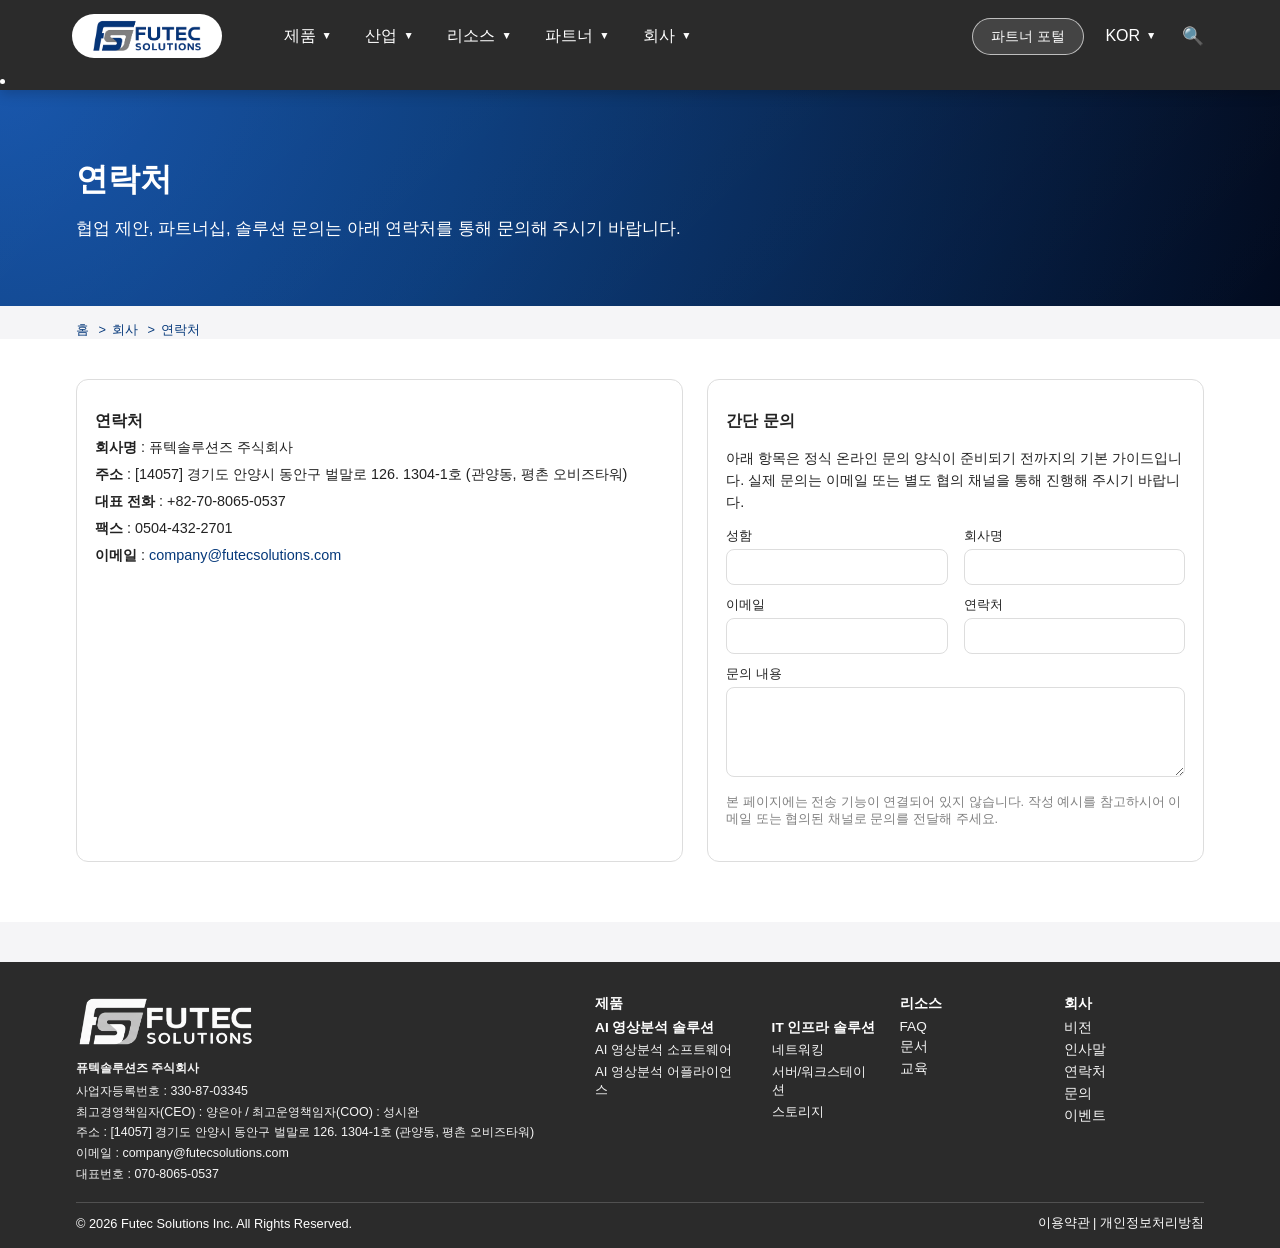
<file: contact.html>
<!DOCTYPE html>
<html lang="ko" data-lang="ko">
  <head>
    <meta charset="UTF-8" />
    <title>연락처 | Futec Solutions Inc.</title>
    <meta
      name="description"
      content="퓨텍솔루션즈(주)의 회사 위치, 연락처 및 기본 문의 안내 페이지입니다."
    />
    <meta name="viewport" content="width=device-width, initial-scale=1" />
    <link rel="stylesheet" href="assets/css/styles.css" />
  </head>
  <body>
    <div id="header-placeholder"></div>

    <main class="main-content">
      <section class="hero hero--compact">
        <div class="hero__inner">
          <div>
            <h1 class="hero__title">
              <span class="lang-ko">연락처</span>
              <span class="lang-en">Contact Us</span>
            </h1>
            <p class="hero__subtitle">
              <span class="lang-ko">
                협업 제안, 파트너십, 솔루션 문의는 아래 연락처를 통해 문의해 주시기
                바랍니다.
              </span>
              <span class="lang-en">
                For partnership, collaboration or solution inquiries, please reach us using
                the contact details below.
              </span>
            </p>
          </div>
        </div>
      </section>

      <nav class="breadcrumb" aria-label="Breadcrumb">
        <div class="breadcrumb__inner">
          <ol>
            <li>
              <a href="index.html">
                <span class="lang-ko">홈</span>
                <span class="lang-en">Home</span>
              </a>
            </li>
            <li>
              <a href="contact.html">
                <span class="lang-ko">회사</span>
                <span class="lang-en">Company</span>
              </a>
            </li>
            <li>
              <span class="lang-ko">연락처</span>
              <span class="lang-en">Contact</span>
            </li>
          </ol>
        </div>
      </nav>

      <section class="section section--light">
        <div class="container">
          <div class="contact-layout">
            <article class="contact-card">
              <h2 class="card__title">
                <span class="lang-ko">연락처</span>
                <span class="lang-en">Contact Us</span>
              </h2>
              <ul class="contact-list">
                <li>
                  <strong>
                    <span class="lang-ko">회사명</span>
                    <span class="lang-en">Company</span>
                  </strong>
                  :
                  <span class="lang-ko">퓨텍솔루션즈 주식회사</span>
                  <span class="lang-en">Futec Solutions Inc.</span>
                </li>
                <li>
                  <strong>
                    <span class="lang-ko">주소</span>
                    <span class="lang-en">Address</span>
                  </strong>
                  :
                  <span class="lang-ko">[14057] 경기도 안양시 동안구 벌말로 126. 1304-1호 (관양동, 평촌 오비즈타워)</span>
                  <span class="lang-en">Suite 1304-1, O'Biz Tower, 126, Beolmal-ro, Dongan-gu, Anyang-si, Gyeonggi-do, 14057, Republic of KOREA</span>
                </li>
                <li>
                  <strong>
                    <span class="lang-ko">대표 전화</span>
                    <span class="lang-en">Phone</span>
                  </strong>
                  : +82-70-8065-0537
                </li>
                <li>
                  <strong>
                    <span class="lang-ko">팩스</span>
                    <span class="lang-en">Fax</span>
                  </strong>
                  : 0504-432-2701
                </li>
                <li>
                  <strong>
                    <span class="lang-ko">이메일</span>
                    <span class="lang-en">Email</span>
                  </strong>
                  : <a href="mailto:company@futecsolutions.com">company@futecsolutions.com</a>
                </li>
              </ul>
            </article>

            <article class="contact-card">
              <h2 class="card__title">
                <span class="lang-ko">간단 문의</span>
                <span class="lang-en">Quick Inquiry</span>
              </h2>
              <p class="card__text">
                <span class="lang-ko">
                  아래 항목은 정식 온라인 문의 양식이 준비되기 전까지의 기본 가이드입니다.
                  실제 문의는 이메일 또는 별도 협의 채널을 통해 진행해 주시기 바랍니다.
                </span>
                <span class="lang-en">
                  The fields below act as a guideline until our official online inquiry form
                  is ready. Please use email or agreed channels to send actual inquiries.
                </span>
              </p>
              <div class="form-grid">
                <div class="form-field">
                  <label>
                    <span class="lang-ko">성함</span>
                    <span class="lang-en">Name</span>
                  </label>
                  <input type="text" />
                </div>
                <div class="form-field">
                  <label>
                    <span class="lang-ko">회사명</span>
                    <span class="lang-en">Company</span>
                  </label>
                  <input type="text" />
                </div>
                <div class="form-field">
                  <label>
                    <span class="lang-ko">이메일</span>
                    <span class="lang-en">Email</span>
                  </label>
                  <input type="email" />
                </div>
                <div class="form-field">
                  <label>
                    <span class="lang-ko">연락처</span>
                    <span class="lang-en">Phone</span>
                  </label>
                  <input type="tel" />
                </div>
                <div class="form-field full">
                  <label>
                    <span class="lang-ko">문의 내용</span>
                    <span class="lang-en">Message</span>
                  </label>
                  <textarea rows="4"></textarea>
                </div>
              </div>
              <p class="form-note">
                <span class="lang-ko">
                  본 페이지에는 전송 기능이 연결되어 있지 않습니다. 작성 예시를 참고하시어
                  이메일 또는 협의된 채널로 문의를 전달해 주세요.
                </span>
                <span class="lang-en">
                  There is no submit function on this page. Please use this as a guideline
                  and send your inquiry via email or other agreed channels.
                </span>
              </p>
            </article>
          </div>
        </div>
      </section>
    </main>

    <div id="footer-placeholder"></div>
    <script src="assets/js/main.js"></script>
  </body>
</html>
</file>
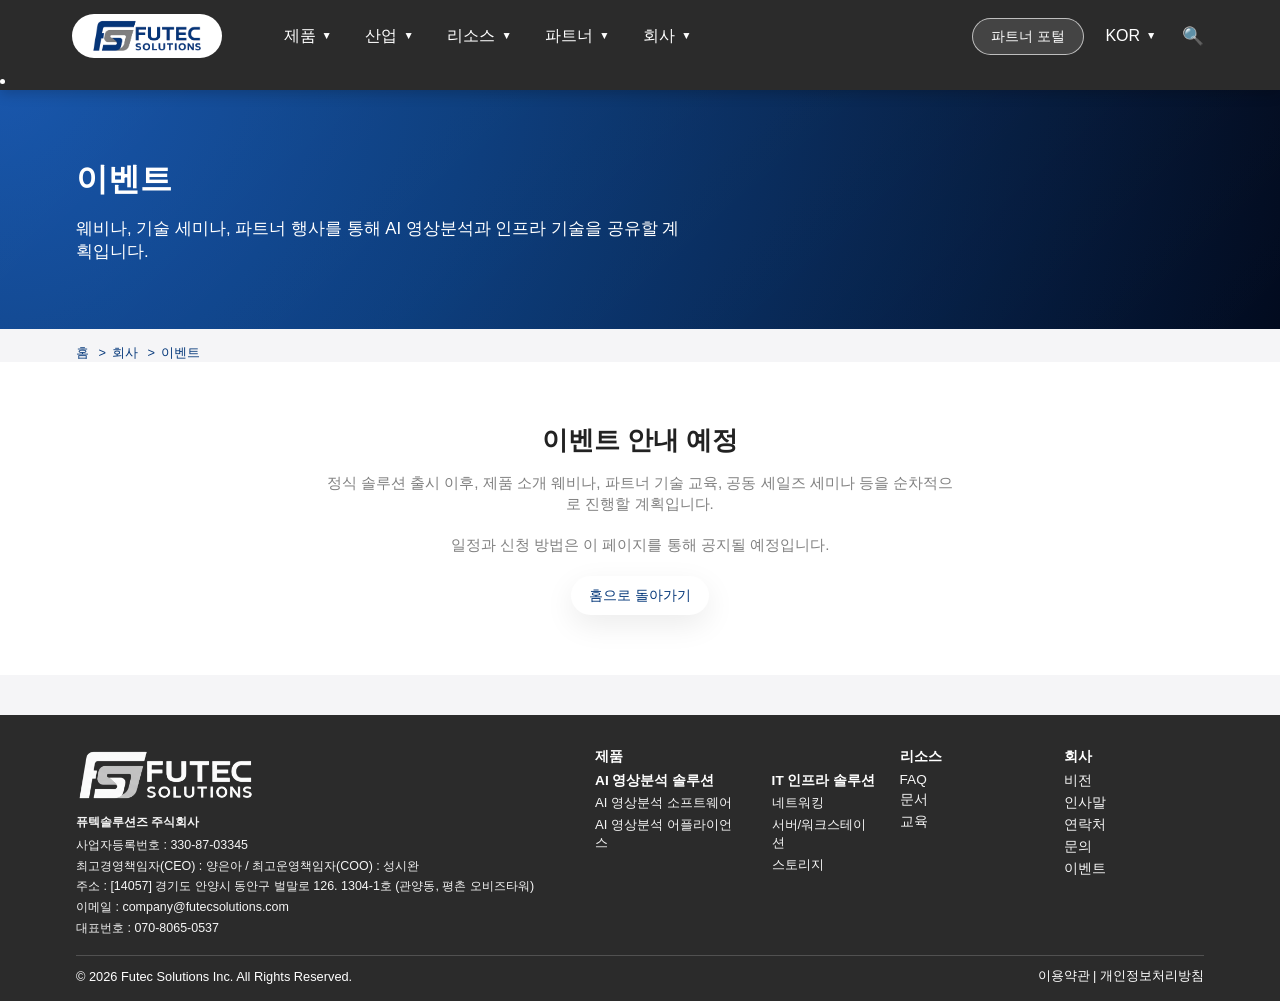
<file: events.html>
<!DOCTYPE html>
<html lang="ko" data-lang="ko">
  <head>
    <meta charset="UTF-8" />
    <title>이벤트 | Futec Solutions Inc.</title>
    <meta
      name="description"
      content="퓨텍솔루션즈(주)의 웨비나, 세미나, 파트너 행사 등을 안내할 이벤트 페이지입니다. 현재는 Coming soon 상태입니다."
    />
    <meta name="viewport" content="width=device-width, initial-scale=1" />
    <link rel="stylesheet" href="assets/css/styles.css" />
  </head>
  <body>
    <div id="header-placeholder"></div>

    <main class="main-content">
      <section class="hero hero--compact">
        <div class="hero__inner">
          <div>
            <h1 class="hero__title">
              <span class="lang-ko">이벤트</span>
              <span class="lang-en">Events</span>
            </h1>
            <p class="hero__subtitle">
              <span class="lang-ko">
                웨비나, 기술 세미나, 파트너 행사를 통해 AI 영상분석과 인프라 기술을
                공유할 계획입니다.
              </span>
              <span class="lang-en">
                We will share AI analytics and infrastructure expertise through webinars,
                technical seminars and partner events.
              </span>
            </p>
          </div>
        </div>
      </section>

      <nav class="breadcrumb" aria-label="Breadcrumb">
        <div class="breadcrumb__inner">
          <ol>
            <li>
              <a href="index.html">
                <span class="lang-ko">홈</span>
                <span class="lang-en">Home</span>
              </a>
            </li>
            <li>
              <a href="events.html">
                <span class="lang-ko">회사</span>
                <span class="lang-en">Company</span>
              </a>
            </li>
            <li>
              <span class="lang-ko">이벤트</span>
              <span class="lang-en">Events</span>
            </li>
          </ol>
        </div>
      </nav>

      <section class="section section--light">
        <div class="container">
          <div class="coming-soon">
            <h2 class="coming-soon__title">
              <span class="lang-ko">이벤트 안내 예정</span>
              <span class="lang-en">Events Coming Soon</span>
            </h2>
            <p class="coming-soon__text">
              <span class="lang-ko">
                정식 솔루션 출시 이후, 제품 소개 웨비나, 파트너 기술 교육, 공동 세일즈
                세미나 등을 순차적으로 진행할 계획입니다.
              </span>
              <span class="lang-en">
                After launching our solutions, we plan to host webinars, partner technical
                trainings and joint sales seminars.
              </span>
            </p>
            <p class="coming-soon__text">
              <span class="lang-ko">
                일정과 신청 방법은 이 페이지를 통해 공지될 예정입니다.
              </span>
              <span class="lang-en">
                Schedules and registration details will be announced on this page.
              </span>
            </p>
            <a href="index.html" class="btn-primary">
              <span class="lang-ko">홈으로 돌아가기</span>
              <span class="lang-en">Back to Home</span>
            </a>
          </div>
        </div>
      </section>
    </main>

    <div id="footer-placeholder"></div>
    <script src="assets/js/main.js"></script>
  </body>
</html>
</file>
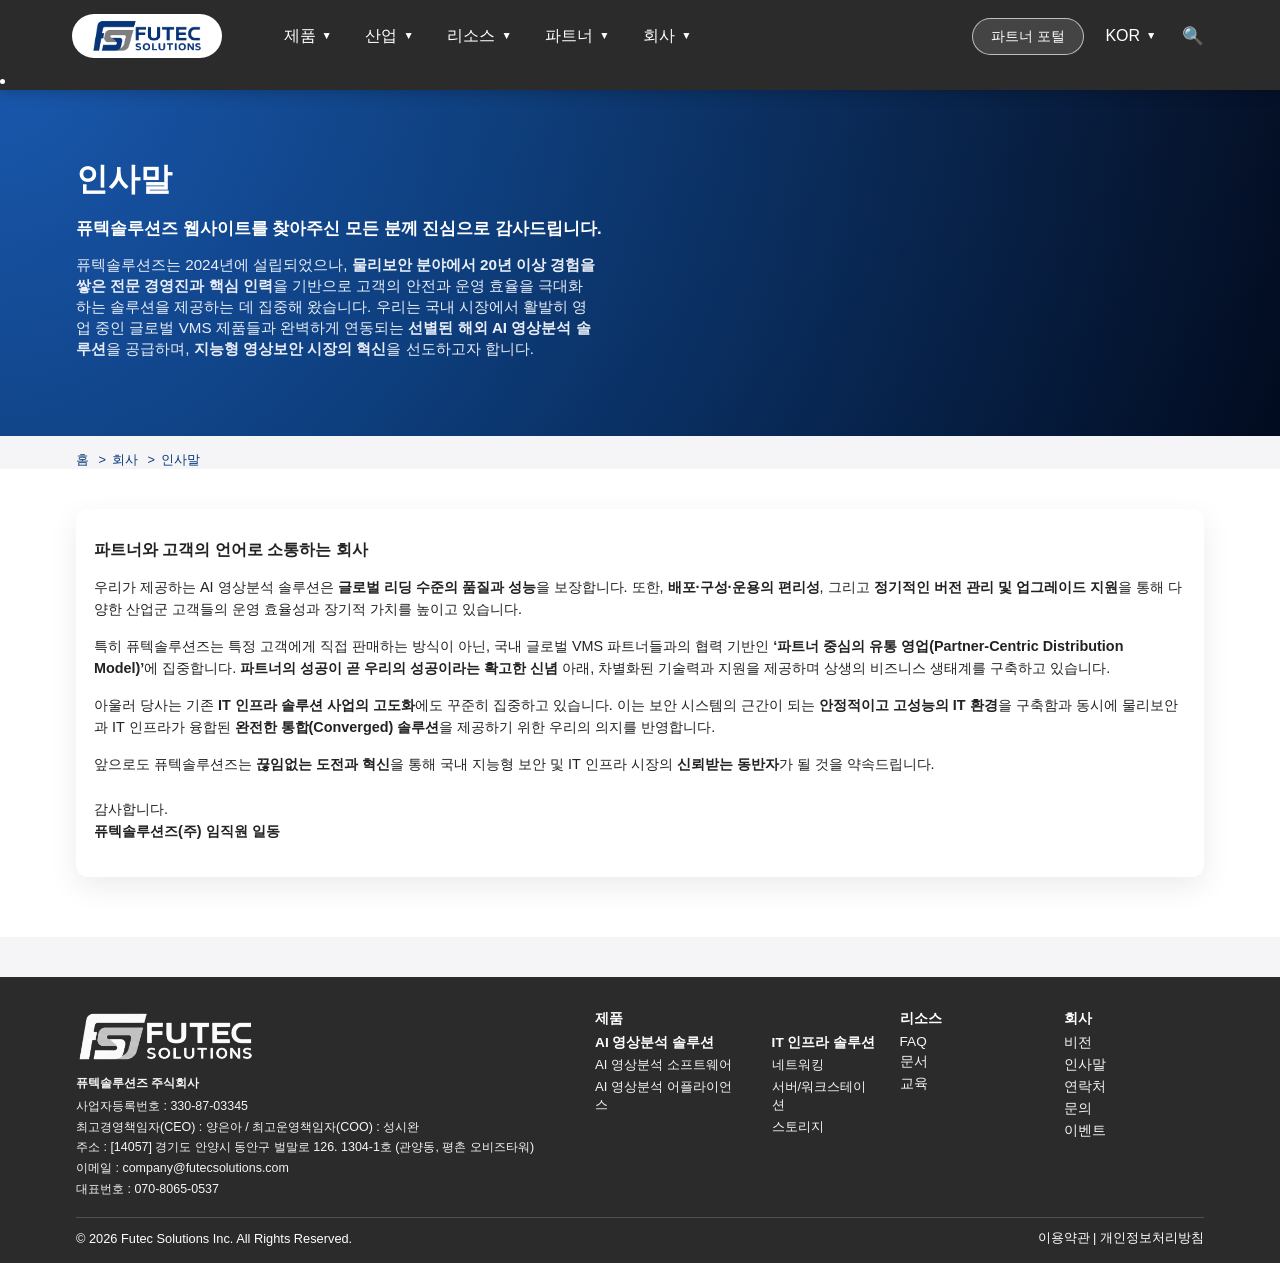
<file: greeting.html>
<!DOCTYPE html>
<html lang="ko" data-lang="ko">
  <head>
    <meta charset="UTF-8" />
    <title>인사말 | Futec Solutions Inc.</title>
    <meta
      name="description"
      content="퓨텍솔루션즈의 설립 배경과 지향점을 담은 인사말 페이지입니다."
    />
    <meta name="viewport" content="width=device-width, initial-scale=1" />
    <link rel="stylesheet" href="assets/css/styles.css" />
  </head>
  <body>
    <div id="header-placeholder"></div>

    <main class="main-content">
      <section class="hero hero--compact">
        <div class="hero__inner">
          <div>
            <h1 class="hero__title">
              <span class="lang-ko">인사말</span>
              <span class="lang-en">Greeting</span>
            </h1>
            <p class="hero__subtitle">
              <span class="lang-ko">
                <strong>퓨텍솔루션즈 웹사이트를 찾아주신 모든 분께 진심으로 감사드립니다.</strong>
              </span>
              <span class="lang-en">
                <strong>On behalf of the entire team, I would like to sincerely welcome you to the Futec Solutions Inc. website.</strong>
              </span>
            </p>

            <p class="hero__text">
              <!-- 한국어 인사말 -->
              <span class="lang-ko">
                퓨텍솔루션즈는 2024년에 설립되었으나,
                <strong>물리보안 분야에서 20년 이상 경험을 쌓은 전문 경영진과 핵심 인력</strong>을 기반으로
                고객의 안전과 운영 효율을 극대화하는 솔루션을 제공하는 데 집중해 왔습니다.
                우리는 국내 시장에서 활발히 영업 중인 글로벌 VMS 제품들과 완벽하게 연동되는
                <strong>선별된 해외 AI 영상분석 솔루션</strong>을 공급하며,
                <strong>지능형 영상보안 시장의 혁신</strong>을 선도하고자 합니다.
              </span>

              <!-- 영어 인사말 -->
              <span class="lang-en">
                Although Futec Solutions was established in 2024, the company is led by
                <strong>executives and key personnel with over 20 years of experience</strong> in the physical security domain.
                We are dedicated to delivering solutions that 
                <strong>maximize customer safety and operational efficiency</strong>.
                We supply <strong>carefully selected global AI video analytics solutions</strong> that integrate seamlessly
                with leading global VMS products used in the Korean market, striving to lead the innovation of the 
                <strong>Intelligent Video Security sector</strong>.
              </span>
            </p>
          </div>
        </div>
      </section>

      <nav class="breadcrumb" aria-label="Breadcrumb">
        <div class="breadcrumb__inner">
          <ol>
            <li>
              <a href="index.html">
                <span class="lang-ko">홈</span>
                <span class="lang-en">Home</span>
              </a>
            </li>
            <li>
              <a href="greeting.html">
                <span class="lang-ko">회사</span>
                <span class="lang-en">Company</span>
              </a>
            </li>
            <li>
              <span class="lang-ko">인사말</span>
              <span class="lang-en">Greeting</span>
            </li>
          </ol>
        </div>
      </nav>

      <section class="section section--light">
        <div class="container">
          <article class="card">
            <h2 class="card__title">
              <span class="lang-ko">파트너와 고객의 언어로 소통하는 회사</span>
              <span class="lang-en">A Company that Speaks the Language of Partners</span>
            </h2>

            <!-- 카드 본문 1 -->
            <p class="card__text">
              <span class="lang-ko">
                우리가 제공하는 AI 영상분석 솔루션은
                <strong>글로벌 리딩 수준의 품질과 성능</strong>을 보장합니다.  
                또한, <strong>배포·구성·운용의 편리성</strong>, 그리고 
                <strong>정기적인 버전 관리 및 업그레이드 지원</strong>을 통해  
                다양한 산업군 고객들의 운영 효율성과 장기적 가치를 높이고 있습니다.
              </span>

              <span class="lang-en">
                The AI video analytics solutions we provide guarantee
                <strong>world-class quality and performance</strong>.  
                Through <strong>ease of deployment, configuration, and usability</strong>, combined with 
                <strong>comprehensive version management and upgrade support</strong>,  
                we ensure long-term value and improved efficiency across industries.
              </span>
            </p>

            <!-- 카드 본문 2 -->
            <p class="card__text">
              <span class="lang-ko">
                특히 퓨텍솔루션즈는 특정 고객에게 직접 판매하는 방식이 아닌,
                국내 글로벌 VMS 파트너들과의 협력 기반인
                <strong>‘파트너 중심의 유통 영업(Partner-Centric Distribution Model)’</strong>에 집중합니다.  
                <strong>파트너의 성공이 곧 우리의 성공이라는 확고한 신념</strong> 아래, 차별화된 기술력과 지원을 제공하며
                상생의 비즈니스 생태계를 구축하고 있습니다.
              </span>

              <span class="lang-en">
                Importantly, Futec Solutions focuses on a 
                <strong>“Partner-Centric Distribution Model”</strong>,  
                building strong collaboration with global VMS partners operating in Korea.
                With the belief that <strong>our partners’ success is our success</strong>,  
                we commit to superior technology and distinguished support to build a mutually beneficial ecosystem.
              </span>
            </p>

            <!-- 카드 본문 3 -->
            <p class="card__text">
              <span class="lang-ko">
                아울러 당사는 기존 <strong>IT 인프라 솔루션 사업의 고도화</strong>에도 꾸준히 집중하고 있습니다.
                이는 보안 시스템의 근간이 되는 <strong>안정적이고 고성능의 IT 환경</strong>을 구축함과 동시에  
                물리보안과 IT 인프라가 융합된 <strong>완전한 통합(Converged) 솔루션</strong>을 제공하기 위한 우리의 의지를 반영합니다.
              </span>

              <span class="lang-en">
                We also continue to advance our <strong>IT Infrastructure Solutions</strong> business,  
                enabling the creation of a <strong>stable and high-performance IT environment</strong>—the foundation of modern security systems.  
                This reflects our commitment to delivering <strong>fully converged solutions</strong>.
              </span>
            </p>

            <!-- 카드 본문 4 -->
            <p class="card__text">
              <span class="lang-ko">
                앞으로도 퓨텍솔루션즈는 <strong>끊임없는 도전과 혁신</strong>을 통해  
                국내 지능형 보안 및 IT 인프라 시장의 <strong>신뢰받는 동반자</strong>가 될 것을 약속드립니다.<br /><br />
                감사합니다.<br />
                <strong>퓨텍솔루션즈(주) 임직원 일동</strong>
              </span>

              <span class="lang-en">
                Futec Solutions pledges to remain a  
                <strong>trusted partner</strong> in Korea’s intelligent security and IT infrastructure markets  
                through <strong>continuous innovation and an unwavering pursuit of excellence</strong>.<br /><br />
                Thank you.<br />
                <strong>The Futec Solutions Team</strong>
              </span>
            </p>
          </article>
        </div>
      </section>
    </main>

    <div id="footer-placeholder"></div>
    <script src="assets/js/main.js"></script>
  </body>
</html>
</file>
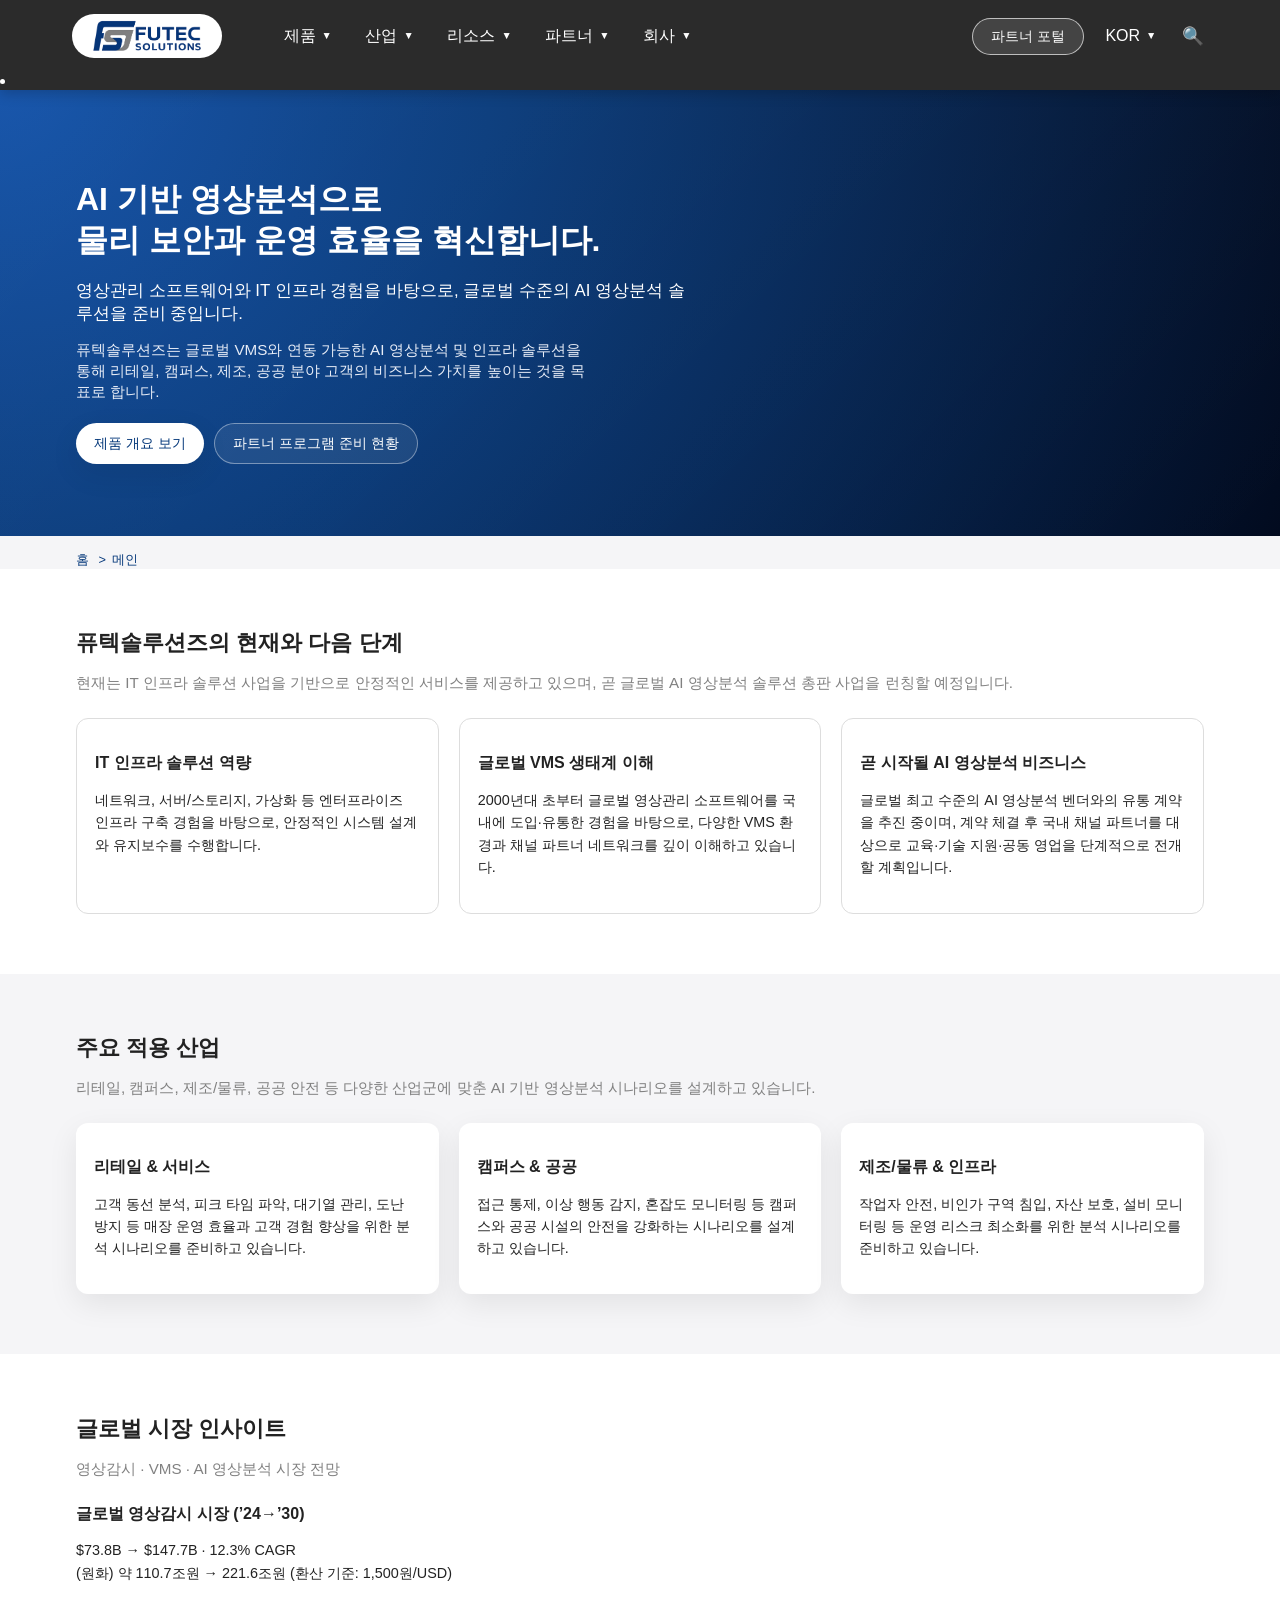
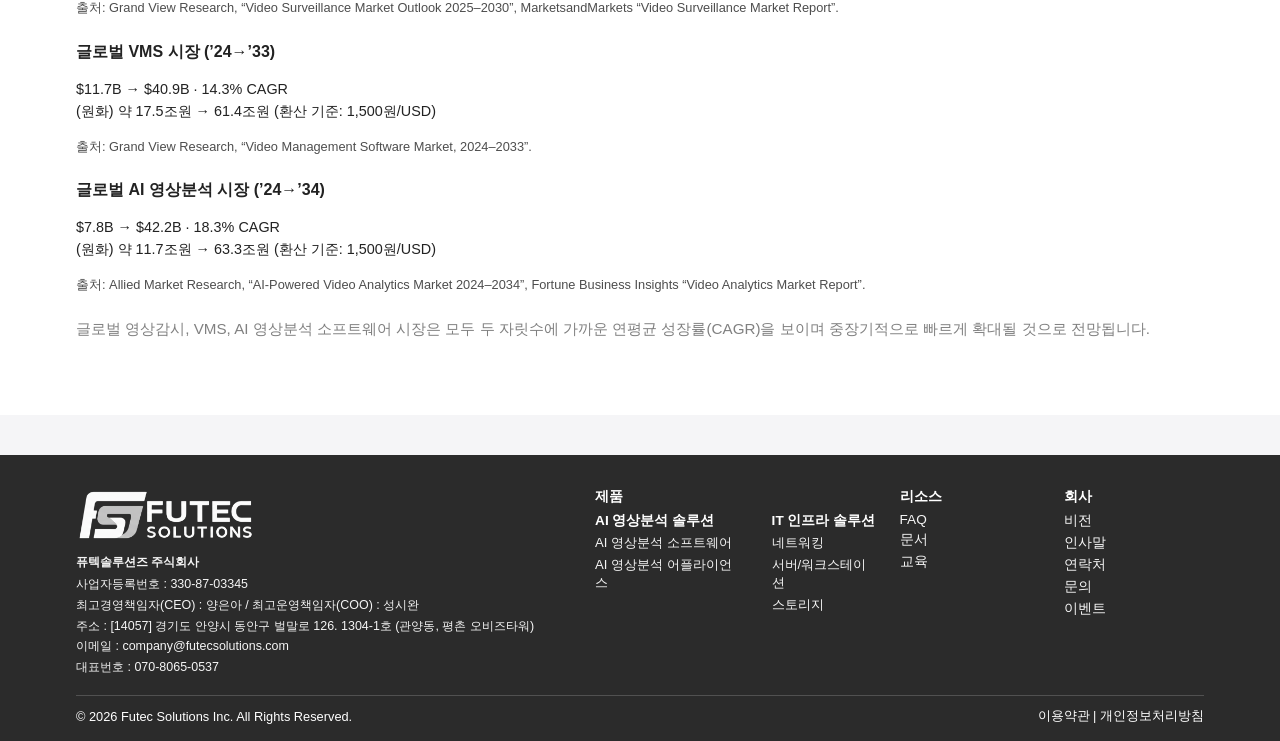
<file: index_original.html>
<!DOCTYPE html>
<html lang="ko" data-lang="ko">
  <head>
    <meta charset="UTF-8" />
    <title>Futec Solutions Inc. | AI 영상분석 &amp; IT 인프라</title>
    <meta
      name="description"
      content="퓨텍솔루션즈는 AI 기반 영상분석과 IT 인프라 솔루션을 통해 물리 보안과 운영 효율을 혁신하는 전문 기업입니다."
    />
    <meta name="viewport" content="width=device-width, initial-scale=1" />
    <link rel="stylesheet" href="assets/css/styles.css" />

    <!-- index.html 전용 모바일 레이아웃 보정 -->
    <style>
      @media (max-width: 768px) {
        .hero__inner {
          grid-template-columns: minmax(0, 1fr);
        }

        .hero__visual {
          justify-self: stretch;
          margin-top: 24px;
        }
      }
    </style>


  </head>
  <body>
    <div id="header-placeholder"></div>

    <main class="main-content">
      <section class="hero">
        <div class="hero__inner">
          <div>
            <h1 class="hero__title">
              <span class="lang-ko"
                >AI 기반 영상분석으로<br />물리 보안과 운영 효율을 혁신합니다.</span
              >
              <span class="lang-en"
                >Transforming Physical Security and Operations<br />with AI-Powered Video
                Analytics.</span
              >
            </h1>
            <p class="hero__subtitle">
              <span class="lang-ko"
                >영상관리 소프트웨어와 IT 인프라 경험을 바탕으로, 글로벌 수준의 AI
                영상분석 솔루션을 준비 중입니다.</span
              >
              <span class="lang-en"
                >Leveraging years of experience in video management software and IT
                infrastructure, we are preparing global-grade AI video analytics
                solutions.</span
              >
            </p>
            <p class="hero__text">
              <span class="lang-ko"
                >퓨텍솔루션즈는 글로벌 VMS와 연동 가능한 AI 영상분석 및 인프라
                솔루션을 통해 리테일, 캠퍼스, 제조, 공공 분야 고객의 비즈니스 가치를
                높이는 것을 목표로 합니다.</span
              >
              <span class="lang-en"
                >Futec Solutions Inc. aims to enhance business value for customers in
                retail, campus, manufacturing, and public sectors through AI video
                analytics and infrastructure solutions that integrate with leading VMS
                platforms.</span
              >
            </p>
            <div class="hero__actions">
              <a href="products.html" class="btn-primary">
                <span class="lang-ko">제품 개요 보기</span>
                <span class="lang-en">View Product Overview</span>
              </a>
              <a href="partners.html" class="btn-secondary">
                <span class="lang-ko">파트너 프로그램 준비 현황</span>
                <span class="lang-en">Partner Program Status</span>
              </a>
            </div>
          </div>

          <div class="hero__visual">


          </div>
        </div>
      </section>

      <nav class="breadcrumb" aria-label="Breadcrumb">
        <div class="breadcrumb__inner">
          <ol>
            <li>
              <a href="index.html">
                <span class="lang-ko">홈</span>
                <span class="lang-en">Home</span>
              </a>
            </li>
            <li>
              <span class="lang-ko">메인</span>
              <span class="lang-en">Main</span>
            </li>
          </ol>
        </div>
      </nav>

      <section class="section section--light">
        <div class="container">
          <div class="section__header">
            <h2 class="section__title">
              <span class="lang-ko">퓨텍솔루션즈의 현재와 다음 단계</span>
              <span class="lang-en">Where Futec Solutions Stands Today</span>
            </h2>
            <p class="section__subtitle">
              <span class="lang-ko">
                현재는 IT 인프라 솔루션 사업을 기반으로 안정적인 서비스를 제공하고 있으며,
                곧 글로벌 AI 영상분석 솔루션 총판 사업을 런칭할 예정입니다.
              </span>
              <span class="lang-en">
                Today we deliver reliable IT infrastructure projects and are preparing to
                launch a global AI video analytics distribution business.
              </span>
            </p>
          </div>

          <div class="card-grid">
            <article class="card card--bordered">
              <h3 class="card__title">
                <span class="lang-ko">IT 인프라 솔루션 역량</span>
                <span class="lang-en">IT Infrastructure Expertise</span>
              </h3>
              <p class="card__text">
                <span class="lang-ko">
                  네트워크, 서버/스토리지, 가상화 등 엔터프라이즈 인프라 구축 경험을
                  바탕으로, 안정적인 시스템 설계와 유지보수를 수행합니다.
                </span>
                <span class="lang-en">
                  With experience in networking, servers, storage and virtualization, we
                  design and maintain robust enterprise infrastructure environments.
                </span>
              </p>
            </article>

            <article class="card card--bordered">
              <h3 class="card__title">
                <span class="lang-ko">글로벌 VMS 생태계 이해</span>
                <span class="lang-en">Understanding of Global VMS Ecosystems</span>
              </h3>
              <p class="card__text">
                <span class="lang-ko">
                  2000년대 초부터 글로벌 영상관리 소프트웨어를 국내에 도입·유통한 경험을
                  바탕으로, 다양한 VMS 환경과 채널 파트너 네트워크를 깊이 이해하고
                  있습니다.
                </span>
                <span class="lang-en">
                  Since the early 2000s we have introduced and distributed leading video
                  management software in Korea, building deep understanding of VMS
                  environments and partner ecosystems.
                </span>
              </p>
            </article>

            <article class="card card--bordered">
              <h3 class="card__title">
                <span class="lang-ko">곧 시작될 AI 영상분석 비즈니스</span>
                <span class="lang-en">Upcoming AI Video Analytics Business</span>
              </h3>
              <p class="card__text">
                <span class="lang-ko">
                  글로벌 최고 수준의 AI 영상분석 벤더와의 유통 계약을 추진 중이며, 계약
                  체결 후 국내 채널 파트너를 대상으로 교육·기술 지원·공동 영업을 단계적으로
                  전개할 계획입니다.
                </span>
                <span class="lang-en">
                  We are in the process of establishing distribution agreements with
                  top-tier AI video analytics vendors. After signing, we plan to enable
                  local channel partners through training, technical support and joint
                  business development.
                </span>
              </p>
            </article>
          </div>
        </div>
      </section>

      <section class="section section--muted">
        <div class="container">
          <div class="section__header">
            <h2 class="section__title">
              <span class="lang-ko">주요 적용 산업</span>
              <span class="lang-en">Key Industries We Serve</span>
            </h2>
            <p class="section__subtitle">
              <span class="lang-ko">
                리테일, 캠퍼스, 제조/물류, 공공 안전 등 다양한 산업군에 맞춘 AI 기반
                영상분석 시나리오를 설계하고 있습니다.
              </span>
              <span class="lang-en">
                We design AI-driven video analytics scenarios tailored for retail, campuses,
                manufacturing & logistics, public safety and more.
              </span>
            </p>
          </div>
          <div class="card-grid">
            <article class="card">
              <h3 class="card__title">
                <span class="lang-ko">리테일 &amp; 서비스</span>
                <span class="lang-en">Retail &amp; Services</span>
              </h3>
              <p class="card__text">
                <span class="lang-ko">
                  고객 동선 분석, 피크 타임 파악, 대기열 관리, 도난 방지 등 매장 운영
                  효율과 고객 경험 향상을 위한 분석 시나리오를 준비하고 있습니다.
                </span>
                <span class="lang-en">
                  We prepare analytics scenarios for customer flow, peak-time analysis,
                  queue management and loss prevention to improve store operations and
                  customer experience.
                </span>
              </p>
            </article>
            <article class="card">
              <h3 class="card__title">
                <span class="lang-ko">캠퍼스 &amp; 공공</span>
                <span class="lang-en">Campus &amp; Public</span>
              </h3>
              <p class="card__text">
                <span class="lang-ko">
                  접근 통제, 이상 행동 감지, 혼잡도 모니터링 등 캠퍼스와 공공 시설의
                  안전을 강화하는 시나리오를 설계하고 있습니다.
                </span>
                <span class="lang-en">
                  We plan scenarios that reinforce campus and public facility safety,
                  including access control, abnormal behavior detection and crowd density
                  monitoring.
                </span>
              </p>
            </article>
            <article class="card">
              <h3 class="card__title">
                <span class="lang-ko">제조/물류 &amp; 인프라</span>
                <span class="lang-en">Manufacturing, Logistics &amp; Infrastructure</span>
              </h3>
              <p class="card__text">
                <span class="lang-ko">
                  작업자 안전, 비인가 구역 침입, 자산 보호, 설비 모니터링 등 운영 리스크
                  최소화를 위한 분석 시나리오를 준비하고 있습니다.
                </span>
                <span class="lang-en">
                  We design analytics that help minimize operational risks, covering worker
                  safety, restricted area intrusion, asset protection and facility
                  monitoring.
                </span>
              </p>
            </article>
          </div>
        </div>
      </section>

      <section class="section section--light">
        <div class="container">
          <div class="section__header">
            <h2 class="section__title">
              <span class="lang-ko">글로벌 시장 인사이트</span>
              <span class="lang-en">Global Market Insights</span>
            </h2>
            <p class="section__subtitle">
              <span class="lang-ko">
                영상감시 · VMS · AI 영상분석 시장 전망
              </span>
              <span class="lang-en">
                Video Surveillance · VMS · AI Video Analytics Outlook
              </span>
            </p>
          </div>



          <div>
            <!-- 글로벌 영상감시 시장 -->
            <div style="margin-bottom: 24px;">
              <h3 class="card__title">
                <span class="lang-ko">글로벌 영상감시 시장 (’24→’30)</span>
                <span class="lang-en">Global Video Surveillance (’24→’30)</span>
              </h3>
              <p class="card__text">
                <span class="lang-ko">
                  $73.8B → $147.7B · 12.3% CAGR<br>
                  (원화) 약 110.7조원 → 221.6조원 (환산 기준: 1,500원/USD)
                </span>
                <span class="lang-en">
                  $73.8B → $147.7B · 12.3% CAGR<br>
                  (KRW) approx. 110.7T → 221.6T (FX rate: 1,500 KRW/USD)
                </span>
              </p>
              <p class="card__text" style="font-size: 0.8rem; opacity: 0.8; margin-top: 4px;">
                <span class="lang-ko">
                  출처: Grand View Research, “Video Surveillance Market Outlook 2025–2030”,
                  MarketsandMarkets “Video Surveillance Market Report”.
                </span>
                <span class="lang-en">
                  Source: Grand View Research, “Video Surveillance Market Outlook 2025–2030”,
                  MarketsandMarkets “Video Surveillance Market Report”.
                </span>
              </p>
            </div>

            <!-- 글로벌 VMS 시장 -->
            <div style="margin-bottom: 24px;">
              <h3 class="card__title">
                <span class="lang-ko">글로벌 VMS 시장 (’24→’33)</span>
                <span class="lang-en">Global VMS Market (’24→’33)</span>
              </h3>
              <p class="card__text">
                <span class="lang-ko">
                  $11.7B → $40.9B · 14.3% CAGR<br>
                  (원화) 약 17.5조원 → 61.4조원 (환산 기준: 1,500원/USD)
                </span>
                <span class="lang-en">
                  $11.7B → $40.9B · 14.3% CAGR<br>
                  (KRW) approx. 17.5T → 61.4T (FX rate: 1,500 KRW/USD)
                </span>
              </p>
              <p class="card__text" style="font-size: 0.8rem; opacity: 0.8; margin-top: 4px%;">
                <span class="lang-ko">
                  출처: Grand View Research, “Video Management Software Market, 2024–2033”.
                </span>
                <span class="lang-en">
                  Source: Grand View Research, “Video Management Software Market, 2024–2033”.
                </span>
              </p>
            </div>

            <!-- 글로벌 AI 영상분석 시장 -->
            <div>
              <h3 class="card__title">
                <span class="lang-ko">글로벌 AI 영상분석 시장 (’24→’34)</span>
                <span class="lang-en">Global AI Video Analytics (’24→’34)</span>
              </h3>
              <p class="card__text">
                <span class="lang-ko">
                  $7.8B → $42.2B · 18.3% CAGR<br>
                  (원화) 약 11.7조원 → 63.3조원 (환산 기준: 1,500원/USD)
                </span>
                <span class="lang-en">
                  $7.8B → $42.2B · 18.3% CAGR
                </span>
              </p>
              <p class="card__text" style="font-size: 0.8rem; opacity: 0.8; margin-top: 4px;">
                <span class="lang-ko">
                  출처: Allied Market Research, “AI-Powered Video Analytics Market 2024–2034”,
                  Fortune Business Insights “Video Analytics Market Report”.
                </span>
                <span class="lang-en">
                  Source: Allied Market Research (2024–2034),
                  Fortune Business Insights “Video Analytics Market Report”.
                </span>
              </p>
            </div>
          </div>

          <p class="section__subtitle" style="margin-top: 24px;">
            <span class="lang-ko">
              글로벌 영상감시, VMS, AI 영상분석 소프트웨어 시장은 모두 두 자릿수에
              가까운 연평균 성장률(CAGR)을 보이며 중장기적으로 빠르게 확대될
              것으로 전망됩니다.
            </span>
            <span class="lang-en">
              Global video surveillance, VMS, and AI video analytics software markets
              are all expected to see strong double-digit CAGR growth.
            </span>
          </p>

        </div>
      </section>
    </main>

    <div id="footer-placeholder"></div>
    <script src="assets/js/main.js"></script>
  </body>
</html>
</file>
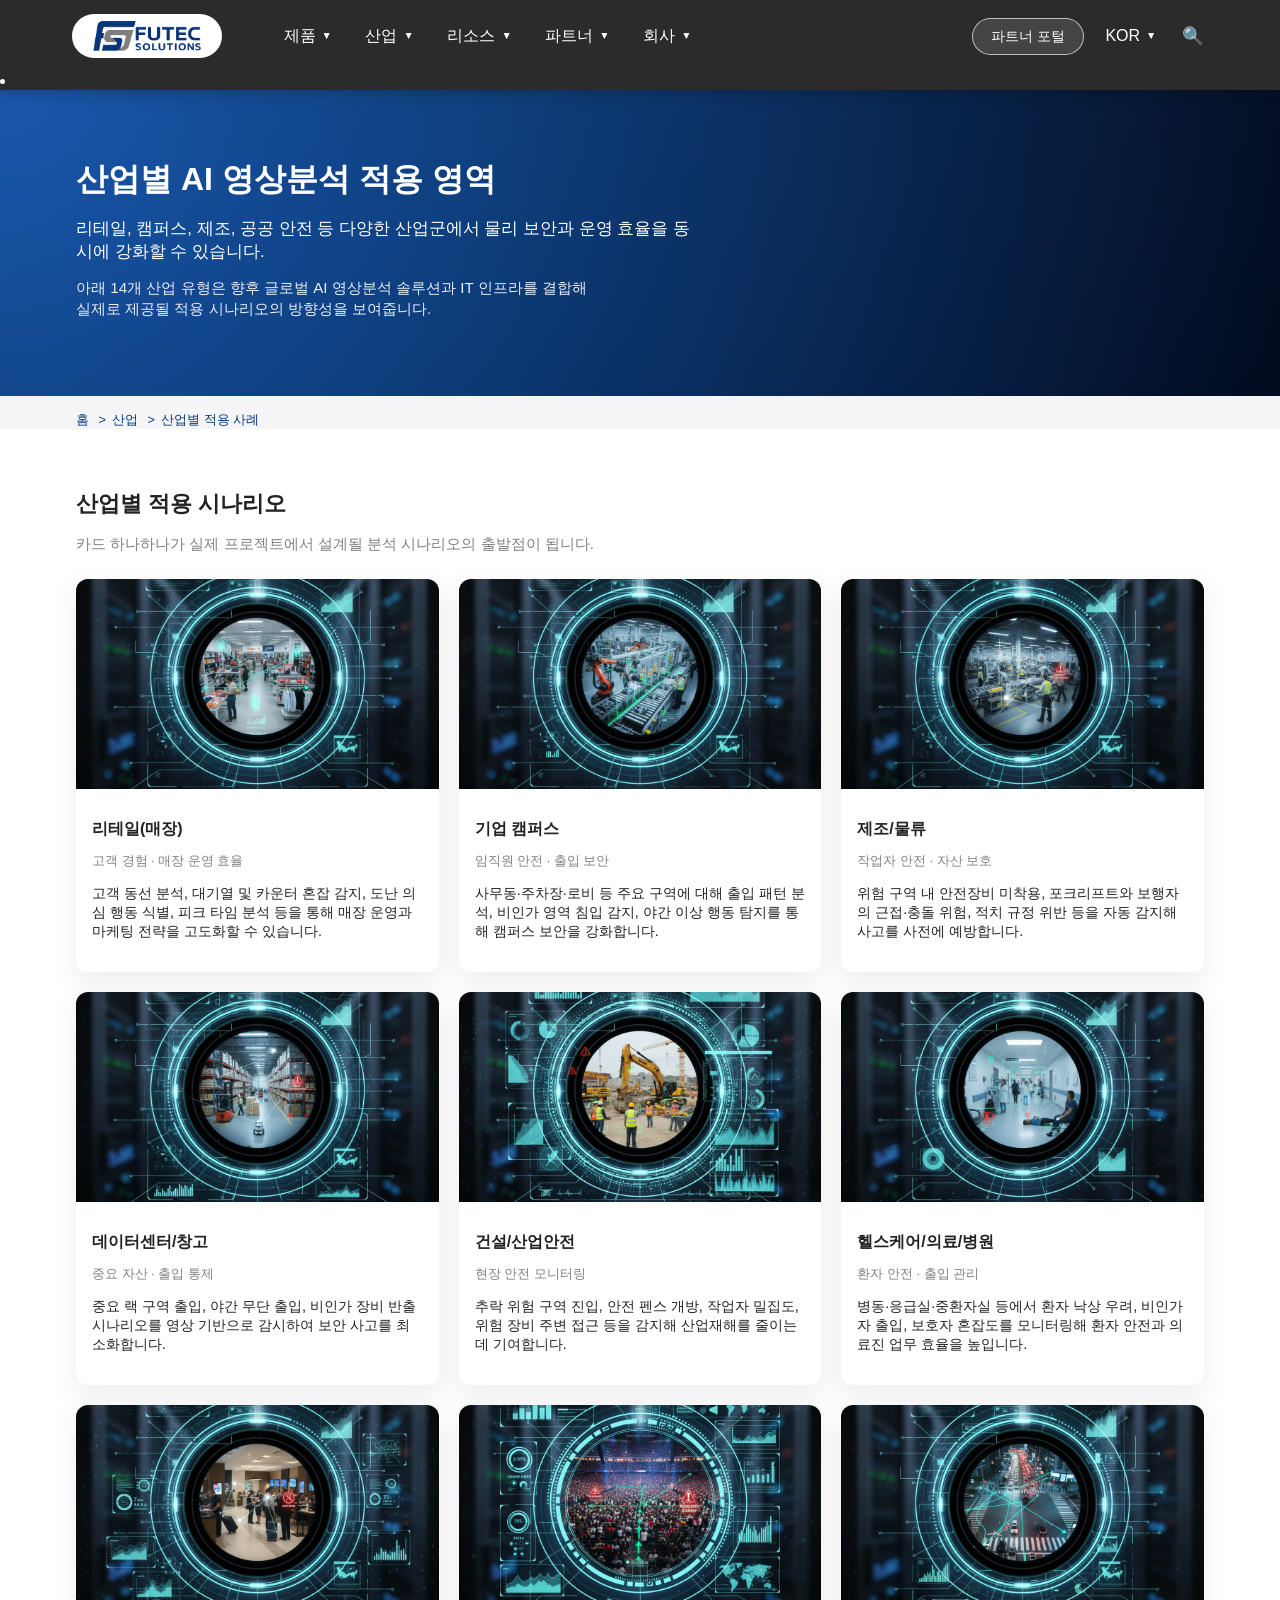
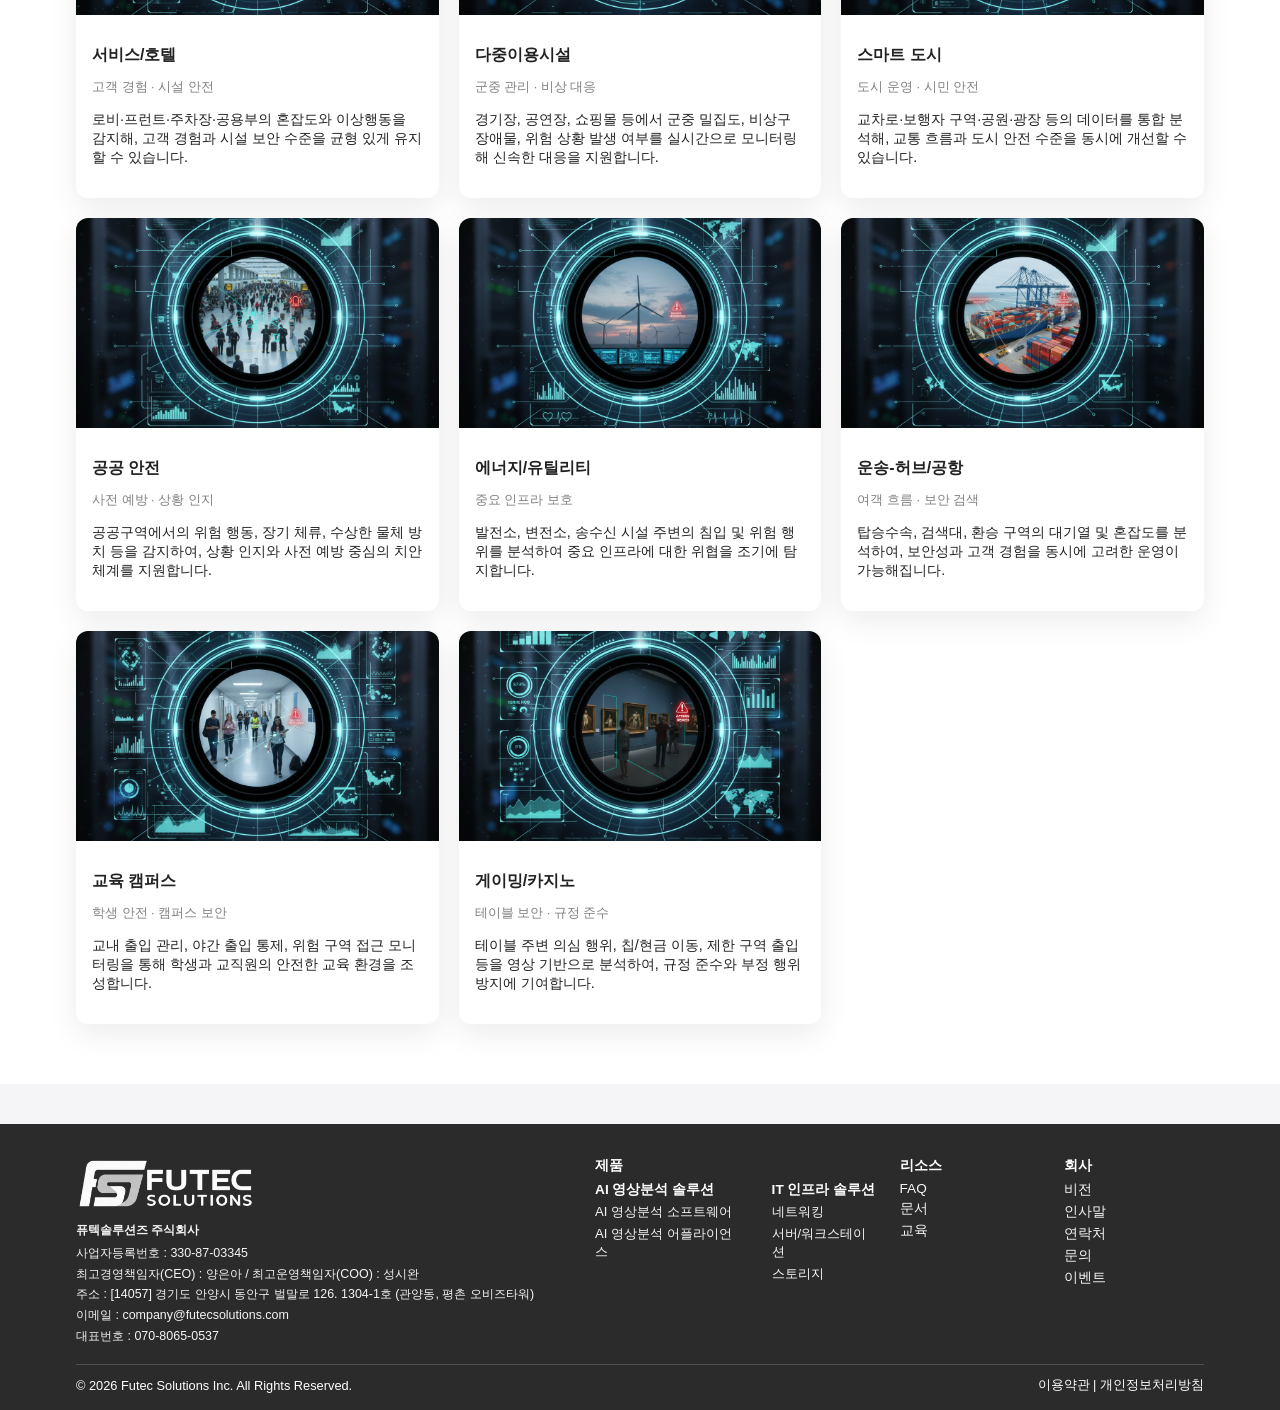
<file: industry.html>
<!DOCTYPE html>
<html lang="ko" data-lang="ko">
  <head>
    <meta charset="UTF-8" />
    <title>산업별 적용 사례 | Futec Solutions Inc.</title>
    <meta
      name="description"
      content="퓨텍솔루션즈(주)의 AI 영상분석 및 IT 인프라 솔루션이 적용될 수 있는 산업별 활용 시나리오입니다."
    />
    <meta name="viewport" content="width=device-width, initial-scale=1" />
    <link rel="stylesheet" href="assets/css/styles.css" />
  </head>
  <body>
    <div id="header-placeholder"></div>

    <main class="main-content">
      <section class="hero hero--compact">
        <div class="hero__inner">
          <div>
            <h1 class="hero__title">
              <span class="lang-ko">산업별 AI 영상분석 적용 영역</span>
              <span class="lang-en">Industry Use Cases for AI Video Analytics</span>
            </h1>
            <p class="hero__subtitle">
              <span class="lang-ko">
                리테일, 캠퍼스, 제조, 공공 안전 등 다양한 산업군에서 물리 보안과 운영 효율을
                동시에 강화할 수 있습니다.
              </span>
              <span class="lang-en">
                From retail and campuses to manufacturing and public safety, AI video
                analytics can strengthen both physical security and operational efficiency.
              </span>
            </p>
            <p class="hero__text">
              <span class="lang-ko">
                아래 14개 산업 유형은 향후 글로벌 AI 영상분석 솔루션과 IT 인프라를 결합해
                실제로 제공될 적용 시나리오의 방향성을 보여줍니다.
              </span>
              <span class="lang-en">
                The 14 industry types below illustrate how future AI analytics and
                infrastructure offerings will be applied in real-world scenarios.
              </span>
            </p>
          </div>
        </div>
      </section>

      <nav class="breadcrumb" aria-label="Breadcrumb">
        <div class="breadcrumb__inner">
          <ol>
            <li>
              <a href="index.html">
                <span class="lang-ko">홈</span>
                <span class="lang-en">Home</span>
              </a>
            </li>
            <li>
              <a href="industry.html">
                <span class="lang-ko">산업</span>
                <span class="lang-en">Industry</span>
              </a>
            </li>
            <li>
              <span class="lang-ko">산업별 적용 사례</span>
              <span class="lang-en">Industry Use Cases</span>
            </li>
          </ol>
        </div>
      </nav>

      <section class="section section--light">
        <div class="container">
          <div class="section__header">
            <h2 class="section__title">
              <span class="lang-ko">산업별 적용 시나리오</span>
              <span class="lang-en">Industry Scenarios</span>
            </h2>
            <p class="section__subtitle">
              <span class="lang-ko">
                카드 하나하나가 실제 프로젝트에서 설계될 분석 시나리오의 출발점이 됩니다.
              </span>
              <span class="lang-en">
                Each card represents a starting point for the analytics scenarios we will
                design in real projects.
              </span>
            </p>
          </div>

          <div class="industry-grid">
            <!-- 1. 리테일(매장) -->
            <article class="industry-card" id="retail">
              <div class="industry-card__image-wrapper">
                <img src="assets/img/animation_retail.png" alt="Retail store" />
              </div>
              <div class="industry-card__body">
                <h3 class="industry-card__title">
                  <span class="lang-ko">리테일(매장)</span>
                  <span class="lang-en">Retail</span>
                </h3>
                <p class="industry-card__subtitle">
                  <span class="lang-ko">고객 경험 · 매장 운영 효율</span>
                  <span class="lang-en">Customer Experience &amp; Store Operations</span>
                </p>
                <p class="industry-card__text">
                  <span class="lang-ko">
                    고객 동선 분석, 대기열 및 카운터 혼잡 감지, 도난 의심 행동 식별, 피크
                    타임 분석 등을 통해 매장 운영과 마케팅 전략을 고도화할 수 있습니다.
                  </span>
                  <span class="lang-en">
                    Customer flow analytics, queue detection, suspicious behavior detection,
                    and peak-time analysis help optimize store operations and marketing
                    strategies.
                  </span>
                </p>
              </div>
            </article>

            <!-- 2. 기업 캠퍼스 -->
            <article class="industry-card" id="corporate-campus">
              <div class="industry-card__image-wrapper">
                <img src="assets/img/animation_industry.png" alt="Corporate campus" />
              </div>
              <div class="industry-card__body">
                <h3 class="industry-card__title">
                  <span class="lang-ko">기업 캠퍼스</span>
                  <span class="lang-en">Corporate Campus</span>
                </h3>
                <p class="industry-card__subtitle">
                  <span class="lang-ko">임직원 안전 · 출입 보안</span>
                  <span class="lang-en">Employee Safety &amp; Access Security</span>
                </p>
                <p class="industry-card__text">
                  <span class="lang-ko">
                    사무동·주차장·로비 등 주요 구역에 대해 출입 패턴 분석, 비인가 영역
                    침입 감지, 야간 이상 행동 탐지를 통해 캠퍼스 보안을 강화합니다.
                  </span>
                  <span class="lang-en">
                    Access pattern analysis, restricted area intrusion detection, and
                    abnormal behavior detection across offices, lobbies and parking areas
                    strengthen campus security.
                  </span>
                </p>
              </div>
            </article>

            <!-- 3. 제조/물류 -->
            <article class="industry-card" id="manufacturing-logistics">
              <div class="industry-card__image-wrapper">
                <img src="assets/img/animation_manufacturing.png" alt="Manufacturing and logistics" />
              </div>
              <div class="industry-card__body">
                <h3 class="industry-card__title">
                  <span class="lang-ko">제조/물류</span>
                  <span class="lang-en">Manufacturing &amp; Logistics</span>
                </h3>
                <p class="industry-card__subtitle">
                  <span class="lang-ko">작업자 안전 · 자산 보호</span>
                  <span class="lang-en">Worker Safety &amp; Asset Protection</span>
                </p>
                <p class="industry-card__text">
                  <span class="lang-ko">
                    위험 구역 내 안전장비 미착용, 포크리프트와 보행자의 근접·충돌 위험,
                    적치 규정 위반 등을 자동 감지해 사고를 사전에 예방합니다.
                  </span>
                  <span class="lang-en">
                    Automatic detection of missing safety gear, close contact between
                    forklifts and pedestrians, and improper stacking helps prevent
                    accidents in advance.
                  </span>
                </p>
              </div>
            </article>

            <!-- 4. 데이터센터/창고 -->
            <article class="industry-card" id="datacenter-warehouse">
              <div class="industry-card__image-wrapper">
                <img src="assets/img/animation_logistics.png" alt="Data center and warehouse" />
              </div>
              <div class="industry-card__body">
                <h3 class="industry-card__title">
                  <span class="lang-ko">데이터센터/창고</span>
                  <span class="lang-en">Data Center &amp; Warehouse</span>
                </h3>
                <p class="industry-card__subtitle">
                  <span class="lang-ko">중요 자산 · 출입 통제</span>
                  <span class="lang-en">Critical Assets &amp; Access Control</span>
                </p>
                <p class="industry-card__text">
                  <span class="lang-ko">
                    중요 랙 구역 출입, 야간 무단 출입, 비인가 장비 반출 시나리오를 영상
                    기반으로 감시하여 보안 사고를 최소화합니다.
                  </span>
                  <span class="lang-en">
                    Video-based monitoring of critical rack zones, unauthorized night-time
                    access, and unapproved equipment removal minimizes security incidents.
                  </span>
                </p>
              </div>
            </article>

            <!-- 5. 건설/산업안전 -->
            <article class="industry-card" id="construction-safety">
              <div class="industry-card__image-wrapper">
                <img src="assets/img/animation_construction.png" alt="Construction safety" />
              </div>
              <div class="industry-card__body">
                <h3 class="industry-card__title">
                  <span class="lang-ko">건설/산업안전</span>
                  <span class="lang-en">Construction &amp; Industrial Safety</span>
                </h3>
                <p class="industry-card__subtitle">
                  <span class="lang-ko">현장 안전 모니터링</span>
                  <span class="lang-en">On-Site Safety Monitoring</span>
                </p>
                <p class="industry-card__text">
                  <span class="lang-ko">
                    추락 위험 구역 진입, 안전 펜스 개방, 작업자 밀집도, 위험 장비 주변
                    접근 등을 감지해 산업재해를 줄이는 데 기여합니다.
                  </span>
                  <span class="lang-en">
                    Detection of entry into fall-risk zones, open safety fences, worker
                    crowding and proximity to hazardous equipment helps reduce industrial
                    accidents.
                  </span>
                </p>
              </div>
            </article>

            <!-- 6. 헬스케어/의료/병원 -->
            <article class="industry-card" id="healthcare">
              <div class="industry-card__image-wrapper">
                <img src="assets/img/animation_healthcare.png" alt="Healthcare and hospitals" />
              </div>
              <div class="industry-card__body">
                <h3 class="industry-card__title">
                  <span class="lang-ko">헬스케어/의료/병원</span>
                  <span class="lang-en">Healthcare &amp; Hospitals</span>
                </h3>
                <p class="industry-card__subtitle">
                  <span class="lang-ko">환자 안전 · 출입 관리</span>
                  <span class="lang-en">Patient Safety &amp; Access Management</span>
                </p>
                <p class="industry-card__text">
                  <span class="lang-ko">
                    병동·응급실·중환자실 등에서 환자 낙상 우려, 비인가자 출입, 보호자
                    혼잡도를 모니터링해 환자 안전과 의료진 업무 효율을 높입니다.
                  </span>
                  <span class="lang-en">
                    Monitoring fall risks, unauthorized access, and visitor crowding in
                    wards, ER and ICUs improves patient safety and staff efficiency.
                  </span>
                </p>
              </div>
            </article>

            <!-- 7. 서비스/호텔 -->
            <article class="industry-card" id="hospitality">
              <div class="industry-card__image-wrapper">
                <img src="assets/img/animation_hospitality Hotel.png" alt="Hospitality and hotels" />
              </div>
              <div class="industry-card__body">
                <h3 class="industry-card__title">
                  <span class="lang-ko">서비스/호텔</span>
                  <span class="lang-en">Hospitality &amp; Hotels</span>
                </h3>
                <p class="industry-card__subtitle">
                  <span class="lang-ko">고객 경험 · 시설 안전</span>
                  <span class="lang-en">Guest Experience &amp; Facility Safety</span>
                </p>
                <p class="industry-card__text">
                  <span class="lang-ko">
                    로비·프런트·주차장·공용부의 혼잡도와 이상행동을 감지해, 고객 경험과
                    시설 보안 수준을 균형 있게 유지할 수 있습니다.
                  </span>
                  <span class="lang-en">
                    Detection of crowding and abnormal behavior in lobbies, front desks,
                    parking and public spaces helps balance guest experience with security.
                  </span>
                </p>
              </div>
            </article>

            <!-- 8. 다중이용시설 -->
            <article class="industry-card" id="public-venues">
              <div class="industry-card__image-wrapper">
                <img src="assets/img/animation_entertainment.png" alt="Public venues" />
              </div>
              <div class="industry-card__body">
                <h3 class="industry-card__title">
                  <span class="lang-ko">다중이용시설</span>
                  <span class="lang-en">Public Venues</span>
                </h3>
                <p class="industry-card__subtitle">
                  <span class="lang-ko">군중 관리 · 비상 대응</span>
                  <span class="lang-en">Crowd Management &amp; Incident Response</span>
                </p>
                <p class="industry-card__text">
                  <span class="lang-ko">
                    경기장, 공연장, 쇼핑몰 등에서 군중 밀집도, 비상구 장애물, 위험 상황
                    발생 여부를 실시간으로 모니터링해 신속한 대응을 지원합니다.
                  </span>
                  <span class="lang-en">
                    Real-time monitoring of crowd density, blocked emergency exits and
                    potential incidents at stadiums, venues and malls enables faster
                    response.
                  </span>
                </p>
              </div>
            </article>

            <!-- 9. 스마트 도시 -->
            <article class="industry-card" id="smart-city">
              <div class="industry-card__image-wrapper">
                <img src="assets/img/animation_smart city.png" alt="Smart city" />
              </div>
              <div class="industry-card__body">
                <h3 class="industry-card__title">
                  <span class="lang-ko">스마트 도시</span>
                  <span class="lang-en">Smart City</span>
                </h3>
                <p class="industry-card__subtitle">
                  <span class="lang-ko">도시 운영 · 시민 안전</span>
                  <span class="lang-en">City Operations &amp; Citizen Safety</span>
                </p>
                <p class="industry-card__text">
                  <span class="lang-ko">
                    교차로·보행자 구역·공원·광장 등의 데이터를 통합 분석해, 교통 흐름과
                    도시 안전 수준을 동시에 개선할 수 있습니다.
                  </span>
                  <span class="lang-en">
                    Integrated analytics of intersections, pedestrian zones, parks and
                    squares improves both traffic flow and overall city safety.
                  </span>
                </p>
              </div>
            </article>

            <!-- 10. 공공 안전 -->
            <article class="industry-card" id="public-safety">
              <div class="industry-card__image-wrapper">
                <img src="assets/img/animation_public safety.png" alt="Public safety" />
              </div>
              <div class="industry-card__body">
                <h3 class="industry-card__title">
                  <span class="lang-ko">공공 안전</span>
                  <span class="lang-en">Public Safety</span>
                </h3>
                <p class="industry-card__subtitle">
                  <span class="lang-ko">사전 예방 · 상황 인지</span>
                  <span class="lang-en">Prevention &amp; Situational Awareness</span>
                </p>
                <p class="industry-card__text">
                  <span class="lang-ko">
                    공공구역에서의 위험 행동, 장기 체류, 수상한 물체 방치 등을 감지하여,
                    상황 인지와 사전 예방 중심의 치안 체계를 지원합니다.
                  </span>
                  <span class="lang-en">
                    Detection of risky behaviors, loitering and unattended objects in public
                    areas supports preventive, situationally-aware safety operations.
                  </span>
                </p>
              </div>
            </article>

            <!-- 11. 에너지/유틸리티 -->
            <article class="industry-card" id="energy">
              <div class="industry-card__image-wrapper">
                <img src="assets/img/animation_utilities.png" alt="Energy and utilities" />
              </div>
              <div class="industry-card__body">
                <h3 class="industry-card__title">
                  <span class="lang-ko">에너지/유틸리티</span>
                  <span class="lang-en">Energy &amp; Utilities</span>
                </h3>
                <p class="industry-card__subtitle">
                  <span class="lang-ko">중요 인프라 보호</span>
                  <span class="lang-en">Critical Infrastructure Protection</span>
                </p>
                <p class="industry-card__text">
                  <span class="lang-ko">
                    발전소, 변전소, 송수신 시설 주변의 침입 및 위험 행위를 분석하여 중요
                    인프라에 대한 위협을 조기에 탐지합니다.
                  </span>
                  <span class="lang-en">
                    Analytics around power plants, substations and transmission facilities
                    detect intrusions and risky behavior near critical infrastructure.
                  </span>
                </p>
              </div>
            </article>

            <!-- 12. 운송-허브/공항 -->
            <article class="industry-card" id="transport-hubs">
              <div class="industry-card__image-wrapper">
                <img src="assets/img/animation_transport hub.png" alt="Transportation hubs and airports" />
              </div>
              <div class="industry-card__body">
                <h3 class="industry-card__title">
                  <span class="lang-ko">운송-허브/공항</span>
                  <span class="lang-en">Transportation Hubs &amp; Airports</span>
                </h3>
                <p class="industry-card__subtitle">
                  <span class="lang-ko">여객 흐름 · 보안 검색</span>
                  <span class="lang-en">Passenger Flow &amp; Security Screening</span>
                </p>
                <p class="industry-card__text">
                  <span class="lang-ko">
                    탑승수속, 검색대, 환승 구역의 대기열 및 혼잡도를 분석하여, 보안성과
                    고객 경험을 동시에 고려한 운영이 가능해집니다.
                  </span>
                  <span class="lang-en">
                    Analytics of queues and crowding at check-in, screening and transfer
                    zones supports operations that balance security with passenger
                    experience.
                  </span>
                </p>
              </div>
            </article>

            <!-- 13. 교육 캠퍼스 -->
            <article class="industry-card" id="education">
              <div class="industry-card__image-wrapper">
                <img src="assets/img/animation_Education Campus.png" alt="Education campus" />
              </div>
              <div class="industry-card__body">
                <h3 class="industry-card__title">
                  <span class="lang-ko">교육 캠퍼스</span>
                  <span class="lang-en">Education Campus</span>
                </h3>
                <p class="industry-card__subtitle">
                  <span class="lang-ko">학생 안전 · 캠퍼스 보안</span>
                  <span class="lang-en">Student Safety &amp; Campus Security</span>
                </p>
                <p class="industry-card__text">
                  <span class="lang-ko">
                    교내 출입 관리, 야간 출입 통제, 위험 구역 접근 모니터링을 통해 학생과
                    교직원의 안전한 교육 환경을 조성합니다.
                  </span>
                  <span class="lang-en">
                    Access management, night-time control and monitoring of risky areas
                    create a safer environment for students and staff.
                  </span>
                </p>
              </div>
            </article>

            <!-- 14. 게이밍/카지노 -->
            <article class="industry-card" id="gaming-casino">
              <div class="industry-card__image-wrapper">
                <img src="assets/img/animation_museums.png" alt="Gaming and casinos" />
              </div>
              <div class="industry-card__body">
                <h3 class="industry-card__title">
                  <span class="lang-ko">게이밍/카지노</span>
                  <span class="lang-en">Gaming &amp; Casinos</span>
                </h3>
                <p class="industry-card__subtitle">
                  <span class="lang-ko">테이블 보안 · 규정 준수</span>
                  <span class="lang-en">Table Security &amp; Compliance</span>
                </p>
                <p class="industry-card__text">
                  <span class="lang-ko">
                    테이블 주변 의심 행위, 칩/현금 이동, 제한 구역 출입 등을 영상 기반으로
                    분석하여, 규정 준수와 부정 행위 방지에 기여합니다.
                  </span>
                  <span class="lang-en">
                    Video analytics of suspicious behavior around tables, chip and cash
                    movements, and restricted area access supports compliance and fraud
                    prevention.
                  </span>
                </p>
              </div>
            </article>
          </div>
        </div>
      </section>
    </main>

    <div id="footer-placeholder"></div>
    <script src="assets/js/main.js"></script>
  </body>
</html>
</file>
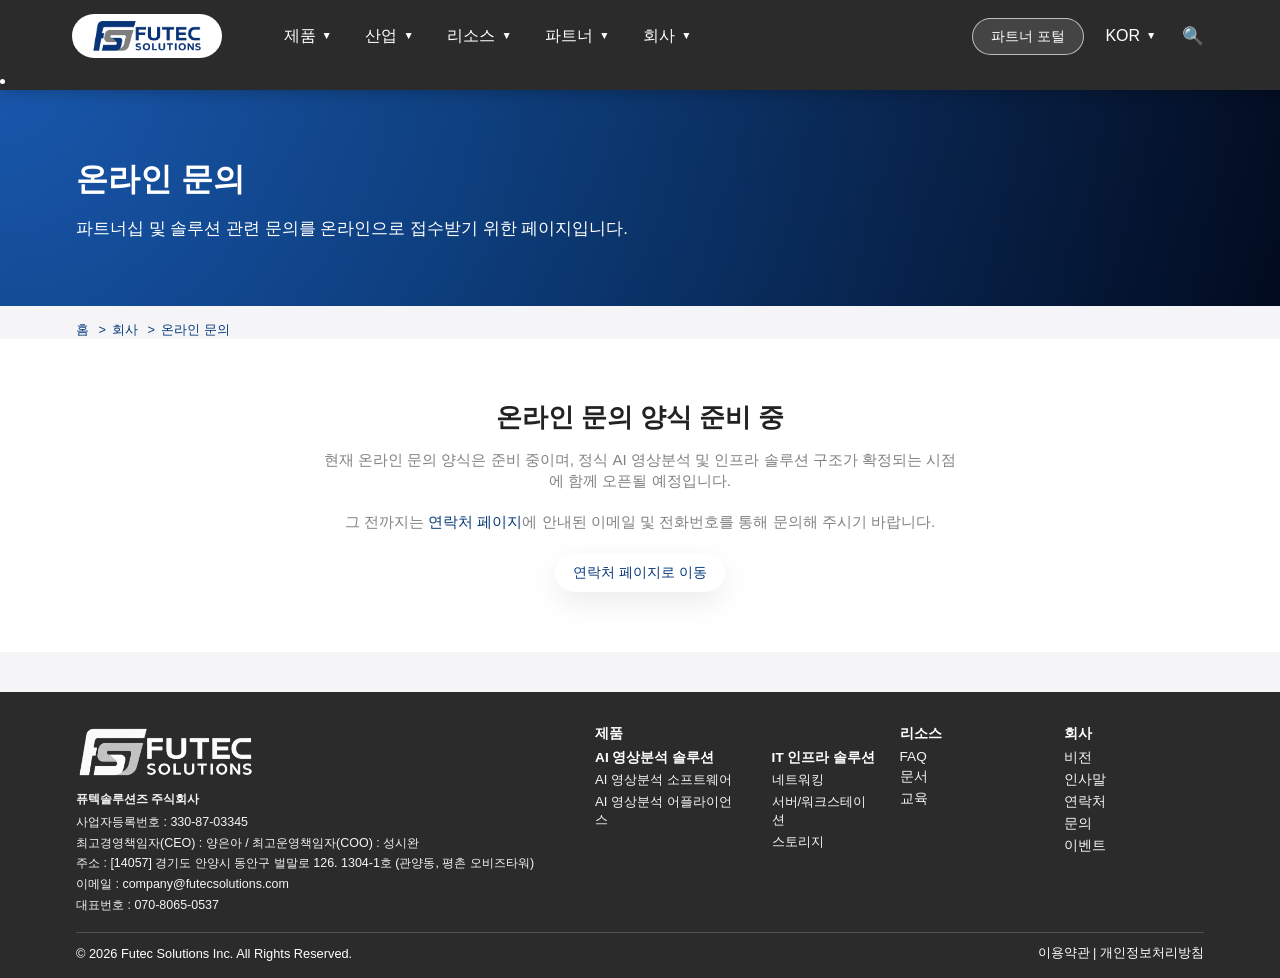
<file: inquiry.html>
<!DOCTYPE html>
<html lang="ko" data-lang="ko">
  <head>
    <meta charset="UTF-8" />
    <title>온라인 문의 | Futec Solutions Inc.</title>
    <meta
      name="description"
      content="퓨텍솔루션즈(주)의 온라인 문의 페이지입니다. 현재는 Coming soon 상태입니다."
    />
    <meta name="viewport" content="width=device-width, initial-scale=1" />
    <link rel="stylesheet" href="assets/css/styles.css" />
  </head>
  <body>
    <div id="header-placeholder"></div>

    <main class="main-content">
      <section class="hero hero--compact">
        <div class="hero__inner">
          <div>
            <h1 class="hero__title">
              <span class="lang-ko">온라인 문의</span>
              <span class="lang-en">Online Inquiry</span>
            </h1>
            <p class="hero__subtitle">
              <span class="lang-ko">
                파트너십 및 솔루션 관련 문의를 온라인으로 접수받기 위한 페이지입니다.
              </span>
              <span class="lang-en">
                A page for submitting partnership and solution inquiries online.
              </span>
            </p>
          </div>
        </div>
      </section>

      <nav class="breadcrumb" aria-label="Breadcrumb">
        <div class="breadcrumb__inner">
          <ol>
            <li>
              <a href="index.html">
                <span class="lang-ko">홈</span>
                <span class="lang-en">Home</span>
              </a>
            </li>
            <li>
              <a href="inquiry.html">
                <span class="lang-ko">회사</span>
                <span class="lang-en">Company</span>
              </a>
            </li>
            <li>
              <span class="lang-ko">온라인 문의</span>
              <span class="lang-en">Online Inquiry</span>
            </li>
          </ol>
        </div>
      </nav>

      <section class="section section--light">
        <div class="container">
          <div class="coming-soon">
            <h2 class="coming-soon__title">
              <span class="lang-ko">온라인 문의 양식 준비 중</span>
              <span class="lang-en">Online Inquiry Form in Preparation</span>
            </h2>
            <p class="coming-soon__text">
              <span class="lang-ko">
                현재 온라인 문의 양식은 준비 중이며, 정식 AI 영상분석 및 인프라 솔루션
                구조가 확정되는 시점에 함께 오픈될 예정입니다.
              </span>
              <span class="lang-en">
                Our online inquiry form is currently being prepared and will be launched
                together with the finalized AI analytics and infrastructure offering.
              </span>
            </p>
            <p class="coming-soon__text">
              <span class="lang-ko">
                그 전까지는
                <a href="contact.html">연락처 페이지</a>에 안내된 이메일 및 전화번호를 통해
                문의해 주시기 바랍니다.
              </span>
              <span class="lang-en">
                Until then, please use the email and phone number listed on our
                <a href="contact.html">Contact page</a> for any inquiries.
              </span>
            </p>
            <a href="contact.html" class="btn-primary">
              <span class="lang-ko">연락처 페이지로 이동</span>
              <span class="lang-en">Go to Contact Page</span>
            </a>
          </div>
        </div>
      </section>
    </main>

    <div id="footer-placeholder"></div>
    <script src="assets/js/main.js"></script>
  </body>
</html>
</file>
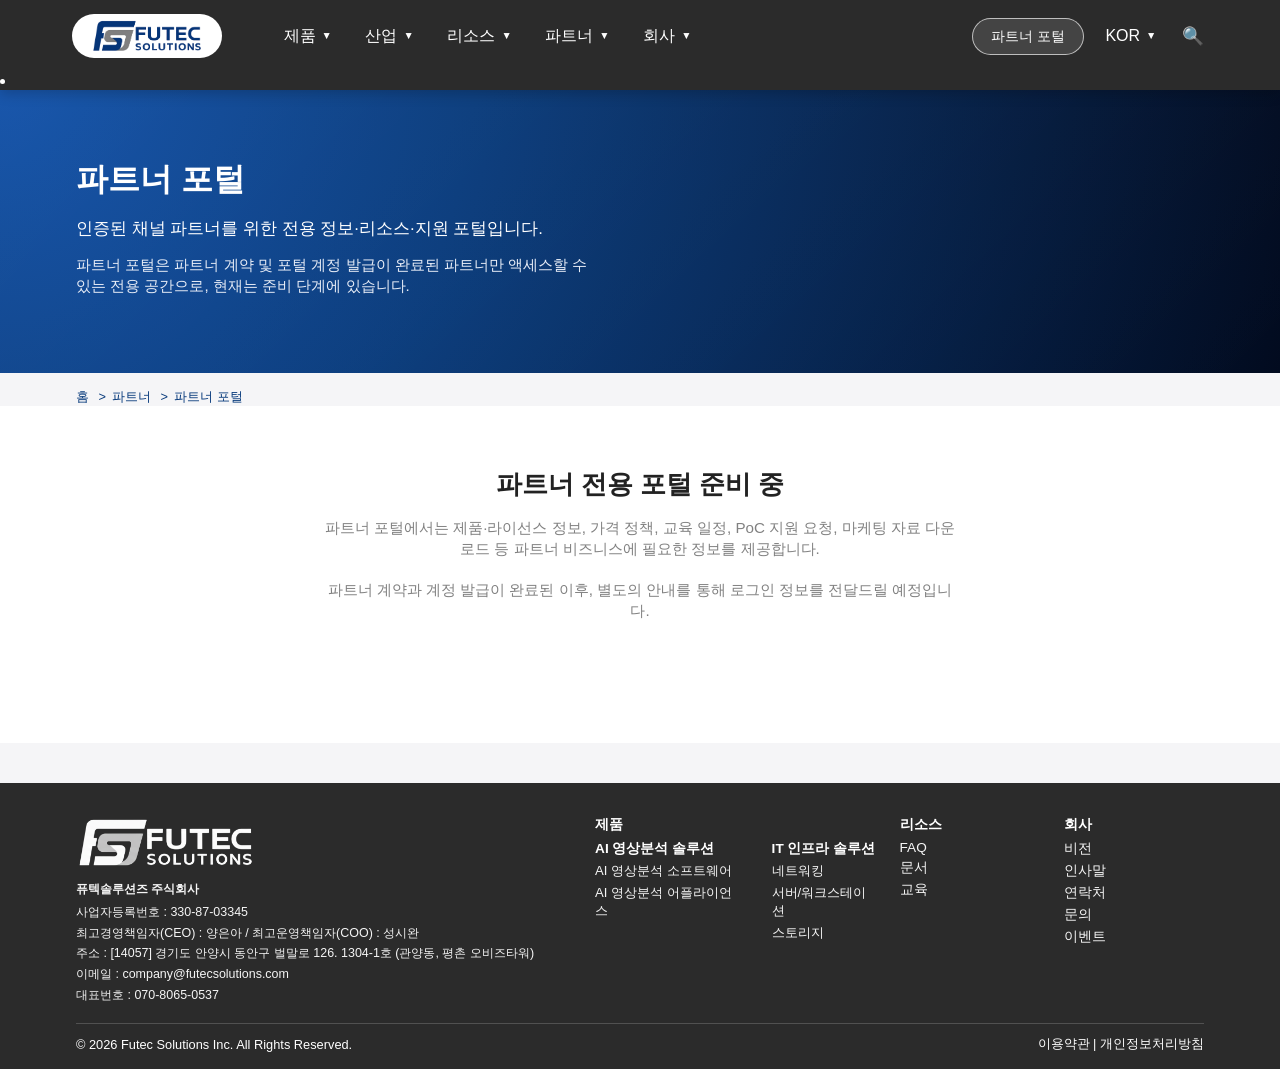
<file: partner-portal.html>
<!DOCTYPE html>
<html lang="ko" data-lang="ko">
  <head>
    <meta charset="UTF-8" />
    <title>파트너 포털 | Futec Solutions Inc.</title>
    <meta
      name="description"
      content="퓨텍솔루션즈(주)의 파트너 포털 안내 페이지입니다. 인증된 파트너 전용 페이지로 Coming soon 상태입니다."
    />
    <meta name="viewport" content="width=device-width, initial-scale=1" />
    <link rel="stylesheet" href="assets/css/styles.css" />
  </head>
  <body>
    <div id="header-placeholder"></div>

    <main class="main-content">
      <section class="hero hero--compact">
        <div class="hero__inner">
          <div>
            <h1 class="hero__title">
              <span class="lang-ko">파트너 포털</span>
              <span class="lang-en">Partner Portal</span>
            </h1>
            <p class="hero__subtitle">
              <span class="lang-ko">
                인증된 채널 파트너를 위한 전용 정보·리소스·지원 포털입니다.
              </span>
              <span class="lang-en">
                A dedicated portal providing information, resources and support for
                authorized channel partners.
              </span>
            </p>
            <p class="hero__text">
              <span class="lang-ko">
                파트너 포털은 파트너 계약 및 포털 계정 발급이 완료된 파트너만 액세스할 수
                있는 전용 공간으로, 현재는 준비 단계에 있습니다.
              </span>
              <span class="lang-en">
                The portal will be accessible only to partners with a signed agreement and
                an issued portal account, and is currently in preparation.
              </span>
            </p>
          </div>
        </div>
      </section>

      <nav class="breadcrumb" aria-label="Breadcrumb">
        <div class="breadcrumb__inner">
          <ol>
            <li>
              <a href="index.html">
                <span class="lang-ko">홈</span>
                <span class="lang-en">Home</span>
              </a>
            </li>
            <li>
              <a href="partners.html">
                <span class="lang-ko">파트너</span>
                <span class="lang-en">Partners</span>
              </a>
            </li>
            <li>
              <span class="lang-ko">파트너 포털</span>
              <span class="lang-en">Partner Portal</span>
            </li>
          </ol>
        </div>
      </nav>

      <section class="section section--light">
        <div class="container">
          <div class="coming-soon">
            <h2 class="coming-soon__title">
              <span class="lang-ko">파트너 전용 포털 준비 중</span>
              <span class="lang-en">Partner-Only Portal in Preparation</span>
            </h2>
            <p class="coming-soon__text">
              <span class="lang-ko">
                파트너 포털에서는 제품·라이선스 정보, 가격 정책, 교육 일정, PoC 지원 요청,
                마케팅 자료 다운로드 등 파트너 비즈니스에 필요한 정보를 제공합니다.
              </span>
              <span class="lang-en">
                The portal will provide product and licensing information, pricing,
                training schedules, PoC support requests and marketing collateral downloads
                for partners.
              </span>
            </p>
            <p class="coming-soon__text">
              <span class="lang-ko">
                파트너 계약과 계정 발급이 완료된 이후, 별도의 안내를 통해 로그인 정보를
                전달드릴 예정입니다.
              </span>
              <span class="lang-en">
                Once partnership agreements and account issuance are completed, we will
                share login details with each partner individually.
              </span>
            </p>
            <a href="coming-soon.html" class="btn-secondary">
              <span class="lang-ko">파트너 신청 안내 (Coming soon)</span>
              <span class="lang-en">Partner Application (Coming soon)</span>
            </a>
          </div>
        </div>
      </section>
    </main>

    <div id="footer-placeholder"></div>
    <script src="assets/js/main.js"></script>
  </body>
</html>
</file>
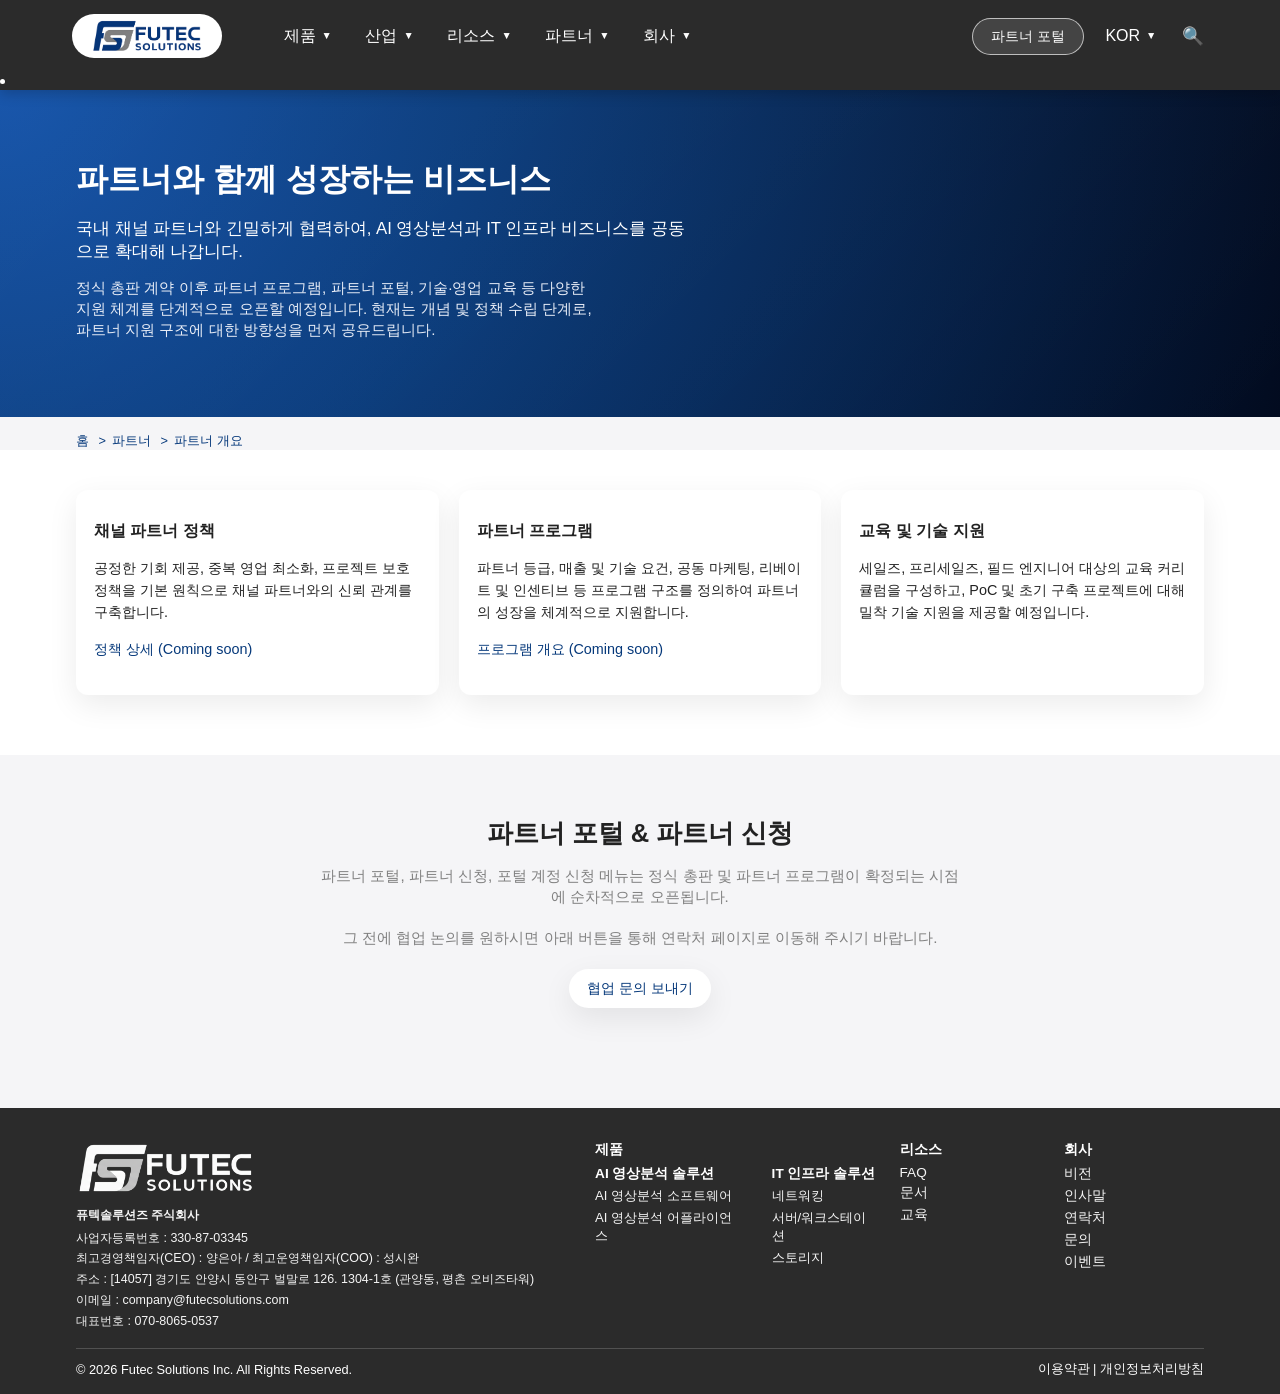
<file: partners.html>
<!DOCTYPE html>
<html lang="ko" data-lang="ko">
  <head>
    <meta charset="UTF-8" />
    <title>파트너 | Futec Solutions Inc.</title>
    <meta
      name="description"
      content="퓨텍솔루션즈(주)의 채널 파트너 정책과 파트너 프로그램 방향성을 소개하는 페이지입니다."
    />
    <meta name="viewport" content="width=device-width, initial-scale=1" />
    <link rel="stylesheet" href="assets/css/styles.css" />
  </head>
  <body>
    <div id="header-placeholder"></div>

    <main class="main-content">
      <section class="hero hero--compact">
        <div class="hero__inner">
          <div>
            <h1 class="hero__title">
              <span class="lang-ko">파트너와 함께 성장하는 비즈니스</span>
              <span class="lang-en">Growing Together with Our Partners</span>
            </h1>
            <p class="hero__subtitle">
              <span class="lang-ko">
                국내 채널 파트너와 긴밀하게 협력하여, AI 영상분석과 IT 인프라 비즈니스를
                공동으로 확대해 나갑니다.
              </span>
              <span class="lang-en">
                We work closely with local channel partners to expand AI video analytics and
                IT infrastructure business together.
              </span>
            </p>
            <p class="hero__text">
              <span class="lang-ko">
                정식 총판 계약 이후 파트너 프로그램, 파트너 포털, 기술·영업 교육 등 다양한
                지원 체계를 단계적으로 오픈할 예정입니다. 현재는 개념 및 정책 수립 단계로,
                파트너 지원 구조에 대한 방향성을 먼저 공유드립니다.
              </span>
              <span class="lang-en">
                After signing distribution agreements, we will gradually open partner
                programs, a partner portal, and sales/technical enablement tracks. For now,
                we share the principles and direction of our partner support structure.
              </span>
            </p>
          </div>
        </div>
      </section>

      <nav class="breadcrumb" aria-label="Breadcrumb">
        <div class="breadcrumb__inner">
          <ol>
            <li>
              <a href="index.html">
                <span class="lang-ko">홈</span>
                <span class="lang-en">Home</span>
              </a>
            </li>
            <li>
              <a href="partners.html">
                <span class="lang-ko">파트너</span>
                <span class="lang-en">Partners</span>
              </a>
            </li>
            <li>
              <span class="lang-ko">파트너 개요</span>
              <span class="lang-en">Partner Overview</span>
            </li>
          </ol>
        </div>
      </nav>

      <section class="section section--light">
        <div class="container">
          <div class="card-grid">
            <article class="card">
              <h2 class="card__title">
                <span class="lang-ko">채널 파트너 정책</span>
                <span class="lang-en">Channel Partner Policy</span>
              </h2>
              <p class="card__text">
                <span class="lang-ko">
                  공정한 기회 제공, 중복 영업 최소화, 프로젝트 보호 정책을 기본 원칙으로
                  채널 파트너와의 신뢰 관계를 구축합니다.
                </span>
                <span class="lang-en">
                  We design partner policies based on fair opportunity, minimal channel
                  conflict and project protection to build long-term trust.
                </span>
              </p>
              <p class="card__text">
                <a href="coming-soon.html">
                  <span class="lang-ko">정책 상세 (Coming soon)</span>
                  <span class="lang-en">Policy Details (Coming soon)</span>
                </a>
              </p>
            </article>

            <article class="card">
              <h2 class="card__title">
                <span class="lang-ko">파트너 프로그램</span>
                <span class="lang-en">Partner Program</span>
              </h2>
              <p class="card__text">
                <span class="lang-ko">
                  파트너 등급, 매출 및 기술 요건, 공동 마케팅, 리베이트 및 인센티브 등
                  프로그램 구조를 정의하여 파트너의 성장을 체계적으로 지원합니다.
                </span>
                <span class="lang-en">
                  We will define program tiers, revenue and technical requirements, joint
                  marketing and incentives to systematically support partner growth.
                </span>
              </p>
              <p class="card__text">
                <a href="coming-soon.html">
                  <span class="lang-ko">프로그램 개요 (Coming soon)</span>
                  <span class="lang-en">Program Overview (Coming soon)</span>
                </a>
              </p>
            </article>

            <article class="card">
              <h2 class="card__title">
                <span class="lang-ko">교육 및 기술 지원</span>
                <span class="lang-en">Training &amp; Technical Support</span>
              </h2>
              <p class="card__text">
                <span class="lang-ko">
                  세일즈, 프리세일즈, 필드 엔지니어 대상의 교육 커리큘럼을 구성하고, PoC 및
                  초기 구축 프로젝트에 대해 밀착 기술 지원을 제공할 예정입니다.
                </span>
                <span class="lang-en">
                  We plan curricula for sales, pre-sales and field engineers and will offer
                  close technical support for PoCs and initial deployments.
                </span>
              </p>
            </article>
          </div>
        </div>
      </section>

      <section class="section section--muted">
        <div class="container">
          <div class="coming-soon">
            <h2 class="coming-soon__title">
              <span class="lang-ko">파트너 포털 &amp; 파트너 신청</span>
              <span class="lang-en">Partner Portal &amp; Applications</span>
            </h2>
            <p class="coming-soon__text">
              <span class="lang-ko">
                파트너 포털, 파트너 신청, 포털 계정 신청 메뉴는 정식 총판 및 파트너
                프로그램이 확정되는 시점에 순차적으로 오픈됩니다.
              </span>
              <span class="lang-en">
                The partner portal, partner application and portal account request menus
                will open once distribution and partner programs are finalized.
              </span>
            </p>
            <p class="coming-soon__text">
              <span class="lang-ko">
                그 전에 협업 논의를 원하시면 아래 버튼을 통해 연락처 페이지로 이동해 주시기
                바랍니다.
              </span>
              <span class="lang-en">
                If you would like to discuss collaboration earlier, please use the button
                below to reach our contact page.
              </span>
            </p>
            <a href="contact.html" class="btn-primary">
              <span class="lang-ko">협업 문의 보내기</span>
              <span class="lang-en">Contact Us for Partnership</span>
            </a>
          </div>
        </div>
      </section>
    </main>

    <div id="footer-placeholder"></div>
    <script src="assets/js/main.js"></script>
  </body>
</html>
</file>
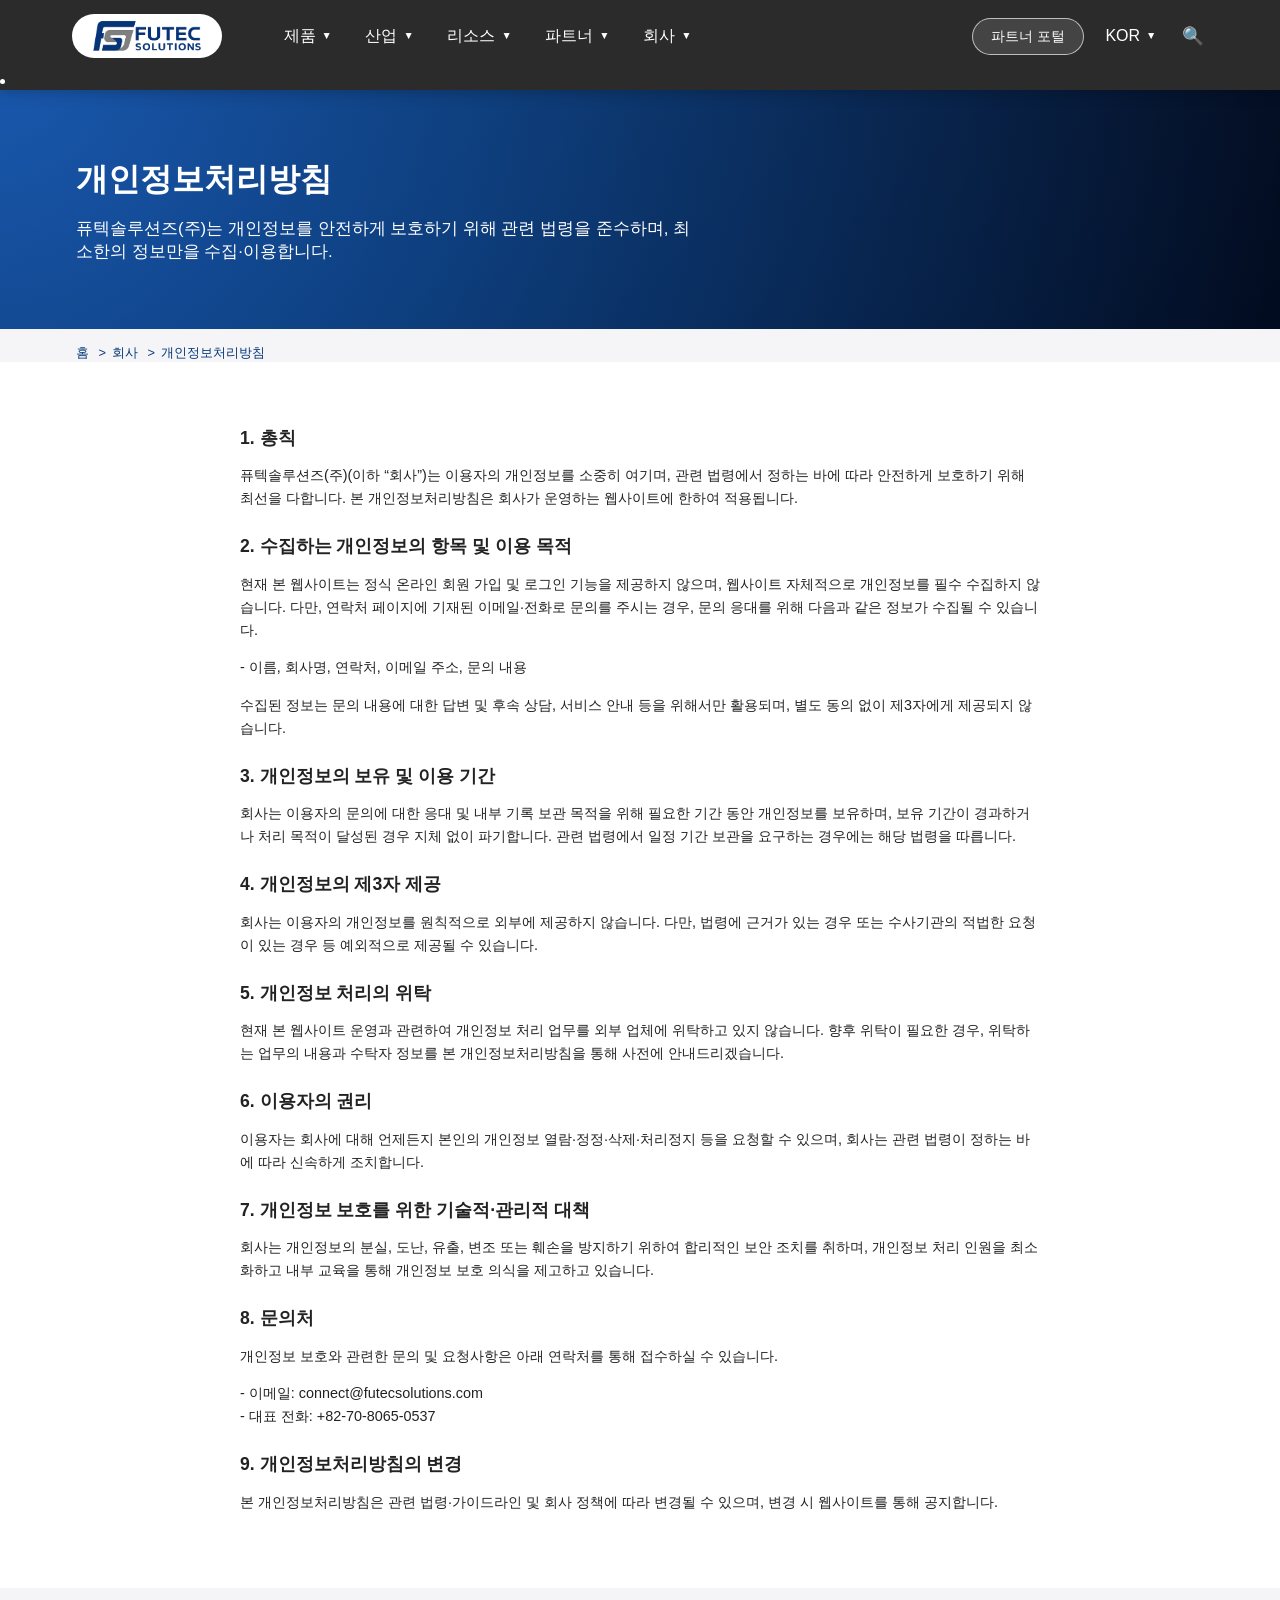
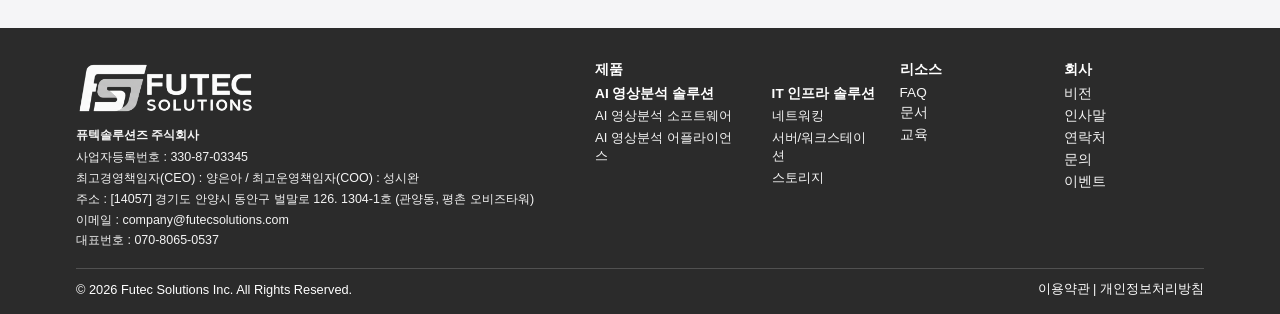
<file: privacy.html>
<!DOCTYPE html>
<html lang="ko" data-lang="ko">
  <head>
    <meta charset="UTF-8" />
    <title>개인정보처리방침 | Futec Solutions Inc.</title>
    <meta
      name="description"
      content="퓨텍솔루션즈(주)의 개인정보처리방침 안내 페이지입니다. 한국어/영어를 모두 지원합니다."
    />
    <meta name="viewport" content="width=device-width, initial-scale=1" />
    <link rel="stylesheet" href="assets/css/styles.css" />
  </head>
  <body>
    <div id="header-placeholder"></div>

    <main class="main-content">
      <section class="hero hero--compact">
        <div class="hero__inner">
          <div>
            <h1 class="hero__title">
              <span class="lang-ko">개인정보처리방침</span>
              <span class="lang-en">Privacy Policy</span>
            </h1>
            <p class="hero__subtitle">
              <span class="lang-ko">
                퓨텍솔루션즈(주)는 개인정보를 안전하게 보호하기 위해 관련 법령을 준수하며,
                최소한의 정보만을 수집·이용합니다.
              </span>
              <span class="lang-en">
                Futec Solutions Inc. complies with applicable privacy laws and collects and
                uses only the minimum personal data necessary.
              </span>
            </p>
          </div>
        </div>
      </section>

      <nav class="breadcrumb" aria-label="Breadcrumb">
        <div class="breadcrumb__inner">
          <ol>
            <li>
              <a href="index.html">
                <span class="lang-ko">홈</span>
                <span class="lang-en">Home</span>
              </a>
            </li>
            <li>
              <a href="privacy.html">
                <span class="lang-ko">회사</span>
                <span class="lang-en">Company</span>
              </a>
            </li>
            <li>
              <span class="lang-ko">개인정보처리방침</span>
              <span class="lang-en">Privacy Policy</span>
            </li>
          </ol>
        </div>
      </nav>

      <section class="section section--light">
        <div class="container">
          <div class="privacy-section">
            <!-- Korean -->
            <div class="lang-ko">
              <h2>1. 총칙</h2>
              <p>
                퓨텍솔루션즈(주)(이하 “회사”)는 이용자의 개인정보를 소중히 여기며, 관련
                법령에서 정하는 바에 따라 안전하게 보호하기 위해 최선을 다합니다. 본
                개인정보처리방침은 회사가 운영하는 웹사이트에 한하여 적용됩니다.
              </p>

              <h2>2. 수집하는 개인정보의 항목 및 이용 목적</h2>
              <p>
                현재 본 웹사이트는 정식 온라인 회원 가입 및 로그인 기능을 제공하지 않으며,
                웹사이트 자체적으로 개인정보를 필수 수집하지 않습니다. 다만, 연락처 페이지에
                기재된 이메일·전화로 문의를 주시는 경우, 문의 응대를 위해 다음과 같은 정보가
                수집될 수 있습니다.
              </p>
              <p>- 이름, 회사명, 연락처, 이메일 주소, 문의 내용</p>
              <p>
                수집된 정보는 문의 내용에 대한 답변 및 후속 상담, 서비스 안내 등을 위해서만
                활용되며, 별도 동의 없이 제3자에게 제공되지 않습니다.
              </p>

              <h2>3. 개인정보의 보유 및 이용 기간</h2>
              <p>
                회사는 이용자의 문의에 대한 응대 및 내부 기록 보관 목적을 위해 필요한 기간
                동안 개인정보를 보유하며, 보유 기간이 경과하거나 처리 목적이 달성된 경우
                지체 없이 파기합니다. 관련 법령에서 일정 기간 보관을 요구하는 경우에는 해당
                법령을 따릅니다.
              </p>

              <h2>4. 개인정보의 제3자 제공</h2>
              <p>
                회사는 이용자의 개인정보를 원칙적으로 외부에 제공하지 않습니다. 다만, 법령에
                근거가 있는 경우 또는 수사기관의 적법한 요청이 있는 경우 등 예외적으로 제공될
                수 있습니다.
              </p>

              <h2>5. 개인정보 처리의 위탁</h2>
              <p>
                현재 본 웹사이트 운영과 관련하여 개인정보 처리 업무를 외부 업체에 위탁하고
                있지 않습니다. 향후 위탁이 필요한 경우, 위탁하는 업무의 내용과 수탁자 정보를
                본 개인정보처리방침을 통해 사전에 안내드리겠습니다.
              </p>

              <h2>6. 이용자의 권리</h2>
              <p>
                이용자는 회사에 대해 언제든지 본인의 개인정보 열람·정정·삭제·처리정지 등을
                요청할 수 있으며, 회사는 관련 법령이 정하는 바에 따라 신속하게 조치합니다.
              </p>

              <h2>7. 개인정보 보호를 위한 기술적·관리적 대책</h2>
              <p>
                회사는 개인정보의 분실, 도난, 유출, 변조 또는 훼손을 방지하기 위하여 합리적인
                보안 조치를 취하며, 개인정보 처리 인원을 최소화하고 내부 교육을 통해 개인정보
                보호 의식을 제고하고 있습니다.
              </p>

              <h2>8. 문의처</h2>
              <p>
                개인정보 보호와 관련한 문의 및 요청사항은 아래 연락처를 통해 접수하실 수
                있습니다.
              </p>
              <p>
                - 이메일: connect@futecsolutions.com<br />
                - 대표 전화: +82-70-8065-0537
              </p>

              <h2>9. 개인정보처리방침의 변경</h2>
              <p>
                본 개인정보처리방침은 관련 법령·가이드라인 및 회사 정책에 따라 변경될 수
                있으며, 변경 시 웹사이트를 통해 공지합니다.
              </p>
            </div>

            <!-- English -->
            <div class="lang-en">
              <h2>1. General</h2>
              <p>
                Futec Solutions Inc. (“the Company”) values your personal data and strives
                to protect it in accordance with applicable privacy laws. This Privacy
                Policy applies only to this website operated by the Company.
              </p>

              <h2>2. Personal Data Collected and Purpose of Use</h2>
              <p>
                At this time, the website does not offer user registration or login
                features and does not require the submission of personal data through the
                site itself. However, if you contact us via email or phone as listed on the
                Contact page, we may collect the following information to respond to your
                inquiry:
              </p>
              <p>- Name, company name, contact details, email address and inquiry details.</p>
              <p>
                This information is used only for responding to your inquiry, follow-up
                communication and service guidance, and will not be provided to third
                parties without your consent unless required by law.
              </p>

              <h2>3. Retention and Use Period</h2>
              <p>
                The Company retains personal data for the period necessary to respond to
                inquiries and to maintain internal records. Once the retention period has
                expired or the purpose of processing has been achieved, the data will be
                securely deleted unless a longer retention period is required by law.
              </p>

              <h2>4. Provision to Third Parties</h2>
              <p>
                The Company does not provide personal data to third parties as a general
                rule. Exceptions may apply where required by law or when a legitimate
                request is made by a competent authority.
              </p>

              <h2>5. Outsourcing of Processing</h2>
              <p>
                The Company does not currently outsource any personal data processing
                related to the operation of this website. Should outsourcing become
                necessary in the future, the Company will provide prior notice of the scope
                of outsourced tasks and information on the data processors.
              </p>

              <h2>6. Rights of Data Subjects</h2>
              <p>
                You may request access to, correction, deletion, or suspension of
                processing of your personal data at any time. The Company will respond in
                accordance with applicable laws and regulations.
              </p>

              <h2>7. Technical and Organizational Measures</h2>
              <p>
                The Company implements reasonable technical and organizational measures to
                prevent the loss, theft, leakage, alteration or damage of personal data. We
                also limit the number of staff who handle personal data and provide
                internal training to increase awareness of privacy obligations.
              </p>

              <h2>8. Contact</h2>
              <p>
                For questions or requests regarding this Privacy Policy or your personal
                data, please contact us using the details below:
              </p>
              <p>
                - Email: connect@futecsolutions.com<br />
                - Phone: +82-70-8065-0537
              </p>

              <h2>9. Changes to this Policy</h2>
              <p>
                This Privacy Policy may be amended to reflect changes in law, regulatory
                guidance or Company policy. Any updates will be posted on this website.
              </p>
            </div>
          </div>
        </div>
      </section>
    </main>

    <div id="footer-placeholder"></div>
    <script src="assets/js/main.js"></script>
  </body>
</html>
</file>
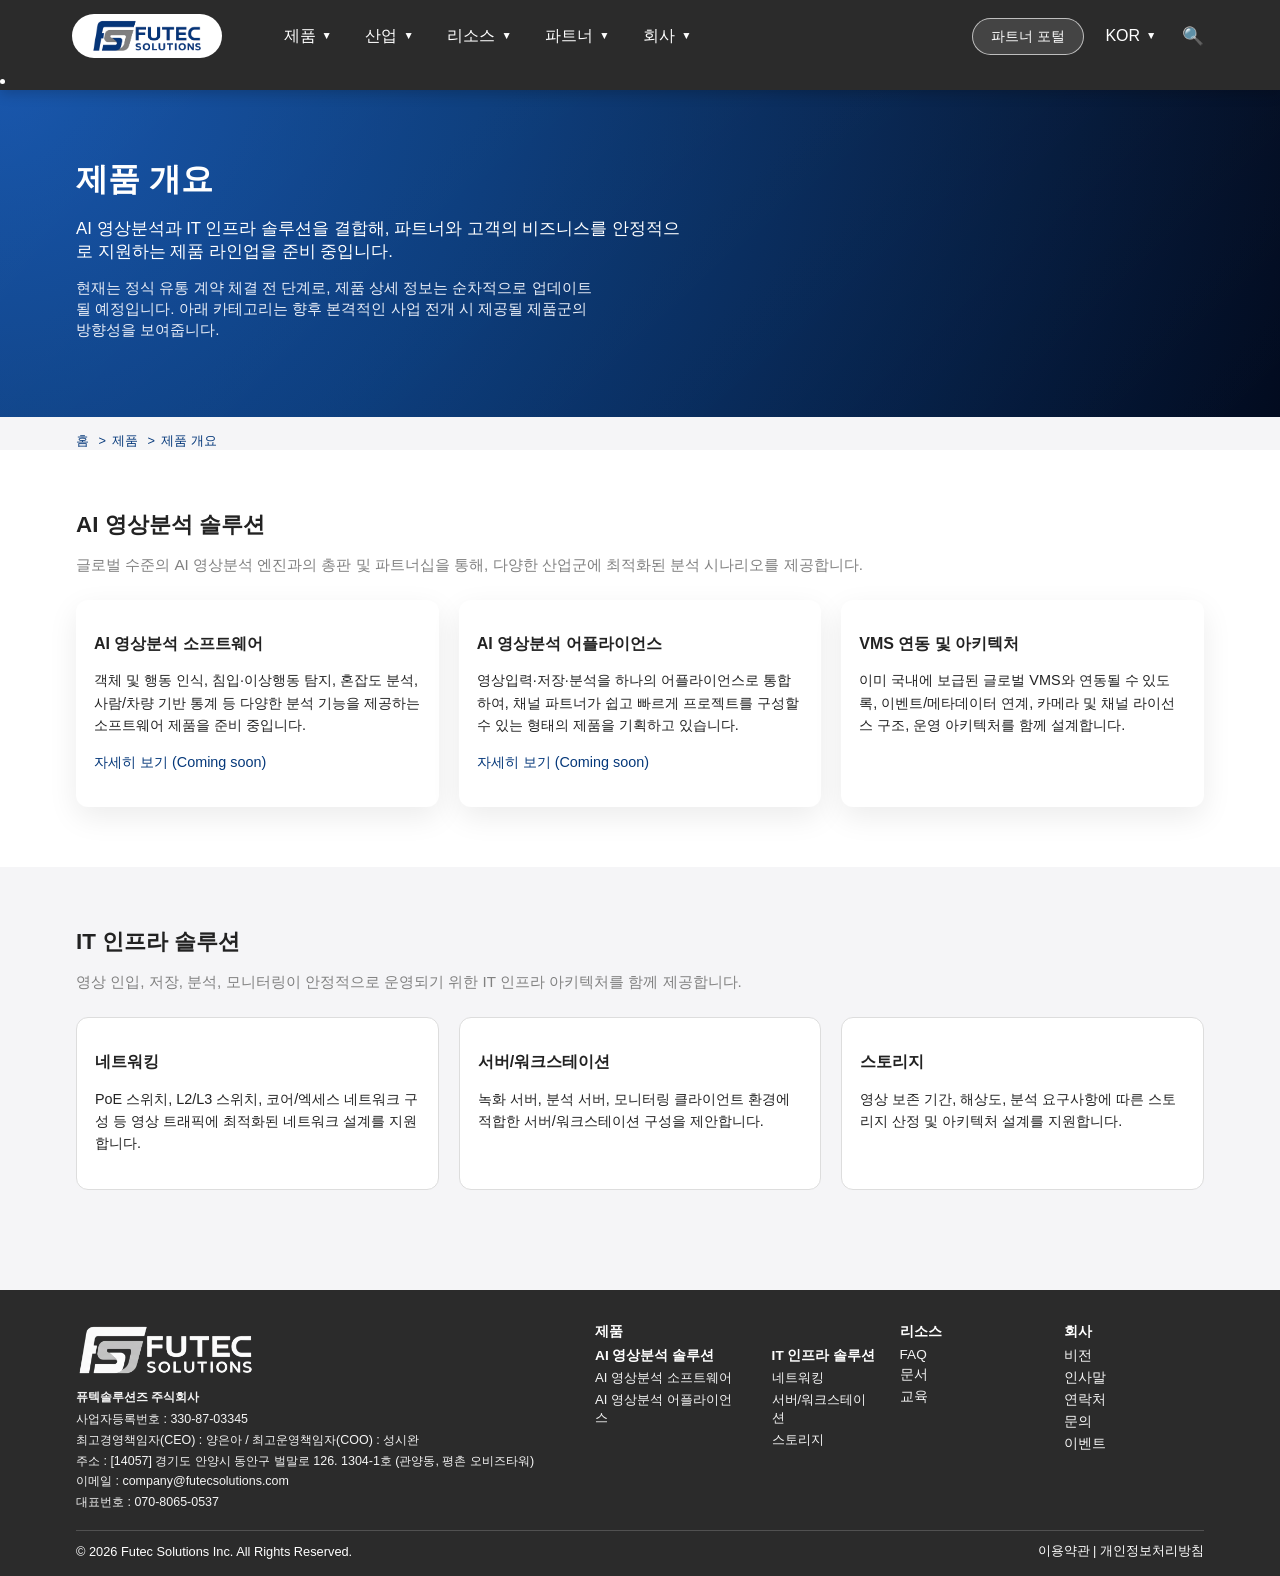
<file: products.html>
<!DOCTYPE html>
<html lang="ko" data-lang="ko">
  <head>
    <meta charset="UTF-8" />
    <title>제품 개요 | Futec Solutions Inc.</title>
    <meta
      name="description"
      content="퓨텍솔루션즈(주)의 AI 영상분석 및 IT 인프라 솔루션 제품 개요 페이지입니다."
    />
    <meta name="viewport" content="width=device-width, initial-scale=1" />
    <link rel="stylesheet" href="assets/css/styles.css" />
  </head>
  <body>
    <div id="header-placeholder"></div>

    <main class="main-content">
      <section class="hero hero--compact">
        <div class="hero__inner">
          <div>
            <h1 class="hero__title">
              <span class="lang-ko">제품 개요</span>
              <span class="lang-en">Product Overview</span>
            </h1>
            <p class="hero__subtitle">
              <span class="lang-ko">
                AI 영상분석과 IT 인프라 솔루션을 결합해, 파트너와 고객의 비즈니스를
                안정적으로 지원하는 제품 라인업을 준비 중입니다.
              </span>
              <span class="lang-en">
                We are building a product portfolio that combines AI video analytics with IT
                infrastructure to reliably support our partners and customers.
              </span>
            </p>
            <p class="hero__text">
              <span class="lang-ko">
                현재는 정식 유통 계약 체결 전 단계로, 제품 상세 정보는 순차적으로 업데이트될
                예정입니다. 아래 카테고리는 향후 본격적인 사업 전개 시 제공될 제품군의
                방향성을 보여줍니다.
              </span>
              <span class="lang-en">
                As we are still in the pre-distribution phase, detailed product information
                will be released step by step. The categories below illustrate the future
                direction of our portfolio.
              </span>
            </p>
          </div>
        </div>
      </section>

      <nav class="breadcrumb" aria-label="Breadcrumb">
        <div class="breadcrumb__inner">
          <ol>
            <li>
              <a href="index.html">
                <span class="lang-ko">홈</span>
                <span class="lang-en">Home</span>
              </a>
            </li>
            <li>
              <a href="products.html">
                <span class="lang-ko">제품</span>
                <span class="lang-en">Products</span>
              </a>
            </li>
            <li>
              <span class="lang-ko">제품 개요</span>
              <span class="lang-en">Product Overview</span>
            </li>
          </ol>
        </div>
      </nav>

      <section class="section section--light">
        <div class="container">
          <div class="section__header">
            <h2 class="section__title">
              <span class="lang-ko">AI 영상분석 솔루션</span>
              <span class="lang-en">AI Video Analytics Solutions</span>
            </h2>
            <p class="section__subtitle">
              <span class="lang-ko">
                글로벌 수준의 AI 영상분석 엔진과의 총판 및 파트너십을 통해, 다양한 산업군에
                최적화된 분석 시나리오를 제공합니다.
              </span>
              <span class="lang-en">
                Through distribution and partnership with top-tier AI analytics vendors, we
                deliver analytics scenarios tailored to diverse industries.
              </span>
            </p>
          </div>

          <div class="card-grid">
            <article class="card">
              <h3 class="card__title">
                <span class="lang-ko">AI 영상분석 소프트웨어</span>
                <span class="lang-en">AI Video Analytics Software</span>
              </h3>
              <p class="card__text">
                <span class="lang-ko">
                  객체 및 행동 인식, 침입·이상행동 탐지, 혼잡도 분석, 사람/차량 기반 통계
                  등 다양한 분석 기능을 제공하는 소프트웨어 제품을 준비 중입니다.
                </span>
                <span class="lang-en">
                  We are preparing software products that provide object and behavior
                  detection, intrusion and anomaly detection, crowd density analysis, and
                  people/vehicle-based statistics.
                </span>
              </p>
              <p class="card__text">
                <a href="coming-soon.html">
                  <span class="lang-ko">자세히 보기 (Coming soon)</span>
                  <span class="lang-en">Learn more (Coming soon)</span>
                </a>
              </p>
            </article>

            <article class="card">
              <h3 class="card__title">
                <span class="lang-ko">AI 영상분석 어플라이언스</span>
                <span class="lang-en">AI Video Analytics Appliances</span>
              </h3>
              <p class="card__text">
                <span class="lang-ko">
                  영상입력·저장·분석을 하나의 어플라이언스로 통합하여, 채널 파트너가 쉽고
                  빠르게 프로젝트를 구성할 수 있는 형태의 제품을 기획하고 있습니다.
                </span>
                <span class="lang-en">
                  We are planning appliance products that unify ingest, storage, and
                  analytics in a single unit, enabling partners to build projects quickly
                  and easily.
                </span>
              </p>
              <p class="card__text">
                <a href="coming-soon.html">
                  <span class="lang-ko">자세히 보기 (Coming soon)</span>
                  <span class="lang-en">Learn more (Coming soon)</span>
                </a>
              </p>
            </article>

            <article class="card">
              <h3 class="card__title">
                <span class="lang-ko">VMS 연동 및 아키텍처</span>
                <span class="lang-en">VMS Integration &amp; Architecture</span>
              </h3>
              <p class="card__text">
                <span class="lang-ko">
                  이미 국내에 보급된 글로벌 VMS와 연동될 수 있도록, 이벤트/메타데이터
                  연계, 카메라 및 채널 라이선스 구조, 운영 아키텍처를 함께 설계합니다.
                </span>
                <span class="lang-en">
                  We design event and metadata integration, channel licensing, and operating
                  architecture to work seamlessly with globally deployed VMS platforms.
                </span>
              </p>
            </article>
          </div>
        </div>
      </section>

      <section class="section section--muted">
        <div class="container">
          <div class="section__header">
            <h2 class="section__title">
              <span class="lang-ko">IT 인프라 솔루션</span>
              <span class="lang-en">IT Infrastructure Solutions</span>
            </h2>
            <p class="section__subtitle">
              <span class="lang-ko">
                영상 인입, 저장, 분석, 모니터링이 안정적으로 운영되기 위한 IT 인프라
                아키텍처를 함께 제공합니다.
              </span>
              <span class="lang-en">
                We provide IT infrastructure architectures that ensure stable ingest,
                storage, analytics and monitoring of video workloads.
              </span>
            </p>
          </div>

          <div class="card-grid">
            <article class="card card--bordered">
              <h3 class="card__title">
                <span class="lang-ko">네트워킹</span>
                <span class="lang-en">Networking</span>
              </h3>
              <p class="card__text">
                <span class="lang-ko">
                  PoE 스위치, L2/L3 스위치, 코어/엑세스 네트워크 구성 등 영상 트래픽에
                  최적화된 네트워크 설계를 지원합니다.
                </span>
                <span class="lang-en">
                  We support network designs optimized for video traffic, including PoE
                  switches, L2/L3 switching and core/access topologies.
                </span>
              </p>
            </article>
            <article class="card card--bordered">
              <h3 class="card__title">
                <span class="lang-ko">서버/워크스테이션</span>
                <span class="lang-en">Servers &amp; Workstations</span>
              </h3>
              <p class="card__text">
                <span class="lang-ko">
                  녹화 서버, 분석 서버, 모니터링 클라이언트 환경에 적합한 서버/워크스테이션
                  구성을 제안합니다.
                </span>
                <span class="lang-en">
                  We propose server and workstation configurations suitable for recording,
                  analytics and monitoring workloads.
                </span>
              </p>
            </article>
            <article class="card card--bordered">
              <h3 class="card__title">
                <span class="lang-ko">스토리지</span>
                <span class="lang-en">Storage</span>
              </h3>
              <p class="card__text">
                <span class="lang-ko">
                  영상 보존 기간, 해상도, 분석 요구사항에 따른 스토리지 산정 및 아키텍처
                  설계를 지원합니다.
                </span>
                <span class="lang-en">
                  We help size and architect storage based on retention periods, resolution
                  and analytics requirements.
                </span>
              </p>
            </article>
          </div>
        </div>
      </section>
    </main>

    <div id="footer-placeholder"></div>
    <script src="assets/js/main.js"></script>
  </body>
</html>
</file>
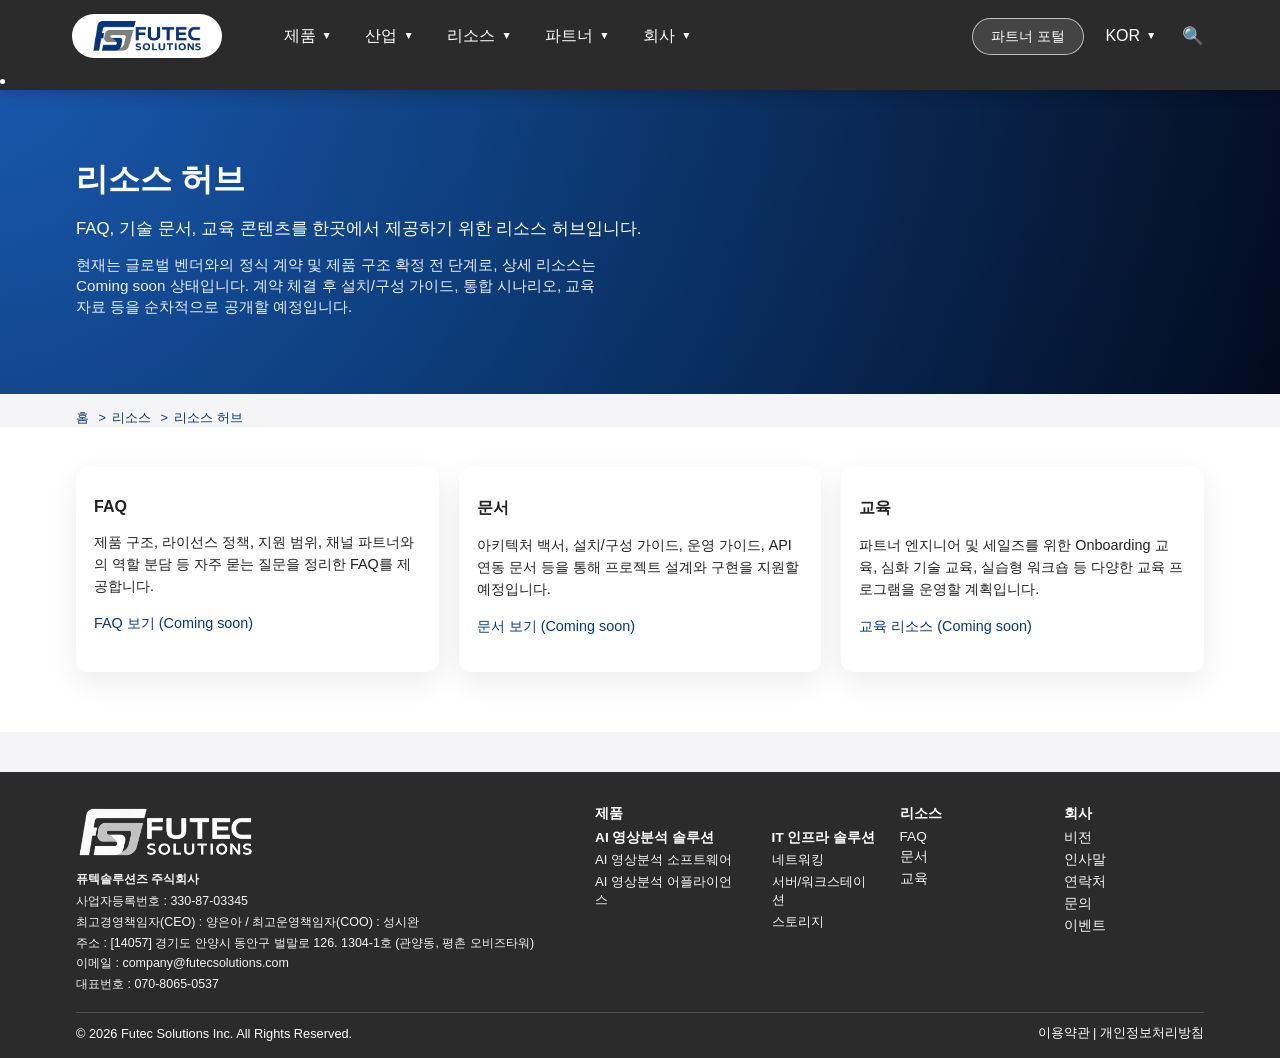
<file: resources.html>
<!DOCTYPE html>
<html lang="ko" data-lang="ko">
  <head>
    <meta charset="UTF-8" />
    <title>리소스 | Futec Solutions Inc.</title>
    <meta
      name="description"
      content="FAQ, 문서, 교육 자료 등 퓨텍솔루션즈(주)의 리소스 허브입니다. 현재는 Coming soon 단계입니다."
    />
    <meta name="viewport" content="width=device-width, initial-scale=1" />
    <link rel="stylesheet" href="assets/css/styles.css" />
  </head>
  <body>
    <div id="header-placeholder"></div>

    <main class="main-content">
      <section class="hero hero--compact">
        <div class="hero__inner">
          <div>
            <h1 class="hero__title">
              <span class="lang-ko">리소스 허브</span>
              <span class="lang-en">Resource Hub</span>
            </h1>
            <p class="hero__subtitle">
              <span class="lang-ko">
                FAQ, 기술 문서, 교육 콘텐츠를 한곳에서 제공하기 위한 리소스 허브입니다.
              </span>
              <span class="lang-en">
                A central hub for FAQs, technical documents and training content.
              </span>
            </p>
            <p class="hero__text">
              <span class="lang-ko">
                현재는 글로벌 벤더와의 정식 계약 및 제품 구조 확정 전 단계로, 상세 리소스는
                Coming soon 상태입니다. 계약 체결 후 설치/구성 가이드, 통합 시나리오,
                교육자료 등을 순차적으로 공개할 예정입니다.
              </span>
              <span class="lang-en">
                As we are still before finalizing distribution contracts and product
                structures, detailed resources are in a Coming Soon state. Afterward we will
                publish deployment guides, integration scenarios and training materials.
              </span>
            </p>
          </div>
        </div>
      </section>

      <nav class="breadcrumb" aria-label="Breadcrumb">
        <div class="breadcrumb__inner">
          <ol>
            <li>
              <a href="index.html">
                <span class="lang-ko">홈</span>
                <span class="lang-en">Home</span>
              </a>
            </li>
            <li>
              <a href="resources.html">
                <span class="lang-ko">리소스</span>
                <span class="lang-en">Resources</span>
              </a>
            </li>
            <li>
              <span class="lang-ko">리소스 허브</span>
              <span class="lang-en">Resource Hub</span>
            </li>
          </ol>
        </div>
      </nav>

      <section class="section section--light">
        <div class="container">
          <div class="card-grid">
            <article class="card">
              <h2 class="card__title">
                <span class="lang-ko">FAQ</span>
                <span class="lang-en">FAQ</span>
              </h2>
              <p class="card__text">
                <span class="lang-ko">
                  제품 구조, 라이선스 정책, 지원 범위, 채널 파트너와의 역할 분담 등 자주
                  묻는 질문을 정리한 FAQ를 제공합니다.
                </span>
                <span class="lang-en">
                  We will provide FAQs covering product structure, licensing policies,
                  support scope and division of roles with channel partners.
                </span>
              </p>
              <p class="card__text">
                <a href="coming-soon.html">
                  <span class="lang-ko">FAQ 보기 (Coming soon)</span>
                  <span class="lang-en">View FAQ (Coming soon)</span>
                </a>
              </p>
            </article>

            <article class="card">
              <h2 class="card__title">
                <span class="lang-ko">문서</span>
                <span class="lang-en">Documents</span>
              </h2>
              <p class="card__text">
                <span class="lang-ko">
                  아키텍처 백서, 설치/구성 가이드, 운영 가이드, API 연동 문서 등을 통해
                  프로젝트 설계와 구현을 지원할 예정입니다.
                </span>
                <span class="lang-en">
                  White papers, deployment guides, operations manuals and API integration
                  documents will support project design and implementation.
                </span>
              </p>
              <p class="card__text">
                <a href="coming-soon.html">
                  <span class="lang-ko">문서 보기 (Coming soon)</span>
                  <span class="lang-en">View Documents (Coming soon)</span>
                </a>
              </p>
            </article>

            <article class="card">
              <h2 class="card__title">
                <span class="lang-ko">교육</span>
                <span class="lang-en">Training</span>
              </h2>
              <p class="card__text">
                <span class="lang-ko">
                  파트너 엔지니어 및 세일즈를 위한 Onboarding 교육, 심화 기술 교육,
                  실습형 워크숍 등 다양한 교육 프로그램을 운영할 계획입니다.
                </span>
                <span class="lang-en">
                  We plan onboarding training, advanced technical courses and hands-on
                  workshops for partner engineers and sales teams.
                </span>
              </p>
              <p class="card__text">
                <a href="coming-soon.html">
                  <span class="lang-ko">교육 리소스 (Coming soon)</span>
                  <span class="lang-en">Training Resources (Coming soon)</span>
                </a>
              </p>
            </article>
          </div>
        </div>
      </section>
    </main>

    <div id="footer-placeholder"></div>
    <script src="assets/js/main.js"></script>
  </body>
</html>
</file>
<file: assets/css/styles.css>
/* ================================
   Global Styles
   ================================ */

:root {
  --color-primary: #05387a;
  --color-primary-light: #0b4da8;
  --color-primary-soft: #e5eef8;
  --color-header-bg: #2b2b2b;
  --color-body-bg: #f5f5f7;
  --color-text: #222222;
  --color-muted: #818181;
  --color-border: #dddddd;
  --color-divider-dark: #1f1f1f;
  --shadow-soft: 0 10px 30px rgba(0, 0, 0, 0.08);
  --radius-lg: 12px;
  --radius-pill: 999px;
  --transition-fast: 0.2s ease;
  --transition-med: 0.3s ease;
  --header-height-desktop: 72px;
  --header-z: 1000;
}

*,
*::before,
*::after {
  box-sizing: border-box;
}

html {
  font-size: 16px;
  scroll-behavior: smooth;
}

html[data-lang="ko"] .lang-ko {
  display: inline;
}

html[data-lang="ko"] .lang-en {
  display: none;
}

html[data-lang="en"] .lang-ko {
  display: none;
}

html[data-lang="en"] .lang-en {
  display: inline;
}

body {
  margin: 0;
  font-family: -apple-system, BlinkMacSystemFont, "Noto Sans KR", "Malgun Gothic",
    "Segoe UI", Roboto, sans-serif;
  color: var(--color-text);
  background-color: var(--color-body-bg);
}

/* 기본적으로 영문 텍스트를 숨김 */
.lang-en {
  display: none;
}

/* Links */

a {
  color: var(--color-primary);
  text-decoration: none;
}

a:hover,
a:focus {
  text-decoration: underline;
}

/* Layout helpers */

.main-content {
  padding-top: var(--header-height-desktop);
}

.container {
  width: 100%;
  max-width: 1160px;
  margin: 0 auto;
  padding: 0 16px;
}

/* ================================
   Header / Navigation
   ================================ */

.site-header-wrapper {
  position: fixed;   /* 기존: sticky */
  top: 0;
  left: 0;
  right: 0;
  z-index: var(--header-z);
}

.site-header {
  background-color: var(--color-header-bg);
  color: #ffffff;
  box-shadow: 0 4px 12px rgba(0, 0, 0, 0.18);
}

.site-header__inner {
  display: flex;
  align-items: center;
  justify-content: space-between;
  height: var(--header-height-desktop);
  padding: 0 24px;
}

.site-header__logo {
  display: flex;
  align-items: center;
  gap: 12px;
  text-decoration: none;
  color: #ffffff;
}



.site-header__logo-img-wrapper {
  display: flex;
  align-items: center;
  justify-content: center;
  padding: 4px 14px;
  border-radius: 999px;
  border: 1.5px solid rgba(255, 255, 255, 0.8);
  background-color: #ffffff;
  min-width: 150px;
  height: 44px;
  overflow: hidden;
}

.site-header__logo-img-wrapper img {
  max-height: 100%;
  width: auto;
  display: block;
}



.site-header__logo-text {
  font-size: 0.95rem;
  font-weight: 600;
  white-space: nowrap;
}

/* Desktop nav */

.main-nav {
  flex: 1;
  margin-left: 40px;
}

.main-nav__list {
  display: flex;
  align-items: center;
  gap: 8px;
  list-style: none;
  margin: 0;
  padding: 0;
}

.main-nav__item {
  position: relative;
}

.main-nav__link {
  border: none;
  background: none;
  color: #ffffff;
  font: inherit;
  padding: 8px 12px;
  border-radius: 999px;
  cursor: pointer;
  display: inline-flex;
  align-items: center;
  gap: 6px;
  transition: background-color var(--transition-fast), color var(--transition-fast);
}

.main-nav__link:hover,
.main-nav__link:focus-visible {
  background-color: rgba(255, 255, 255, 0.12);
  outline: none;
}

/* Underline indicator */

.main-nav__item.has-mega.active > .main-nav__link::after {
  content: "";
  position: absolute;
  left: 14px;
  right: 14px;
  bottom: -6px;
  height: 2px;
  background-color: #ffffff;
  border-radius: 999px;
}

/* Arrows */

.nav-arrow {
  font-size: 0.65rem;
  line-height: 1;
}

.nav-arrow--up {
  display: none;
}

.main-nav__item.has-mega.active .nav-arrow--down,
.main-nav__item.has-search.active .nav-arrow--down {
  display: none;
}

.main-nav__item.has-mega.active .nav-arrow--up,
.main-nav__item.has-search.active .nav-arrow--up {
  display: inline;
}

/* Partner portal button */

.main-nav__item--portal .partner-portal-btn {
  padding: 8px 18px;
  border-radius: var(--radius-pill);
  border: 1px solid rgba(255, 255, 255, 0.65);
  background: rgba(255, 255, 255, 0.12);
  color: #ffffff;
  font-size: 0.9rem;
  display: inline-flex;
  align-items: center;
  gap: 6px;
  transition: background-color var(--transition-fast), color var(--transition-fast),
    border-color var(--transition-fast), transform var(--transition-fast);
}

.main-nav__item--portal .partner-portal-btn:hover {
  background-color: #ffffff;
  color: var(--color-header-bg);
  border-color: #ffffff;
  text-decoration: none;
  transform: translateY(-1px);
}

/* Lang / Search */

.lang-toggle-btn {
  min-width: 70px;
  justify-content: center;
}

.lang-dropdown {
  position: absolute;
  right: 0;
  top: 110%;
  background-color: #ffffff;
  color: #222222;
  border-radius: 8px;
  box-shadow: var(--shadow-soft);
  padding: 6px;
  display: none;
  z-index: 15;
}

.lang-dropdown button {
  border: none;
  background: none;
  display: block;
  width: 100%;
  text-align: left;
  padding: 6px 10px;
  border-radius: 6px;
  cursor: pointer;
  font-size: 0.85rem;
}

.lang-dropdown button:hover {
  background-color: var(--color-primary-soft);
}

.main-nav__item.has-lang.open .lang-dropdown {
  display: block;
}

.search-toggle-btn {
  padding-right: 4px;
  padding-left: 4px;
  font-size: 1.1rem;
}

/* Mobile toggle */

.site-header__mobile-toggle {
  display: none;
  align-items: center;
  gap: 6px;
  border: 1px solid rgba(255, 255, 255, 0.4);
  background: none;
  color: #ffffff;
  border-radius: 999px;
  padding: 6px 12px;
  cursor: pointer;
  font-size: 0.85rem;
}

.hamburger-icon {
  width: 18px;
  height: 14px;
  position: relative;
}

.hamburger-icon span {
  position: absolute;
  left: 0;
  right: 0;
  height: 2px;
  background-color: #ffffff;
  border-radius: 999px;
  transition: transform var(--transition-fast), opacity var(--transition-fast),
    top var(--transition-fast), bottom var(--transition-fast);
}

.hamburger-icon span:nth-child(1) {
  top: 0;
}

.hamburger-icon span:nth-child(2) {
  top: 6px;
}

.hamburger-icon span:nth-child(3) {
  bottom: 0;
}

.site-header__mobile-toggle.is-open .hamburger-icon span:nth-child(1) {
  top: 6px;
  transform: rotate(45deg);
}

.site-header__mobile-toggle.is-open .hamburger-icon span:nth-child(2) {
  opacity: 0;
}

.site-header__mobile-toggle.is-open .hamburger-icon span:nth-child(3) {
  bottom: 6px;
  transform: rotate(-45deg);
}

/* Mega menu */

.mega-divider {
  height: 1px;
  background-color: var(--color-divider-dark);
  display: none;
}

.mega-menu {
  display: none;
  background-color: #1f1f1f;
  color: #ffffff;
  box-shadow: 0 16px 40px rgba(0, 0, 0, 0.25);
}

.mega-menu.active {
  display: block;
}

.mega-menu__inner {
  max-width: 1160px;
  margin: 0 auto;
  padding: 18px 24px 24px;
}

.mega-menu__panel {
  display: none;
}

.mega-menu__panel.active {
  display: block;
}

.mega-menu__title {
  font-size: 0.95rem;
  font-weight: 600;
  margin-bottom: 12px;
}

.mega-menu__subtitle {
  font-size: 0.8rem;
  color: #d0d0d0;
  margin-bottom: 16px;
}

/* Products mega */

.mega-products-layout {
  display: grid;
  grid-template-columns: repeat(2, minmax(0, 1fr));
  gap: 24px;
}

.mega-products-group-title {
  font-size: 0.9rem;
  color: #f0f0f0;
  margin-bottom: 8px;
}

.mega-products-list {
  list-style: none;
  margin: 0;
  padding: 0;
}

.mega-products-list li + li {
  margin-top: 4px;
}

.mega-products-list a {
  color: #ffffff;
  font-size: 0.9rem;
  font-weight: 500;
  text-decoration: none;
}

.mega-products-list a:hover {
  text-decoration: underline;
}

/* Industry mega */

.mega-industry-grid {
  display: grid;
  grid-template-columns: repeat(4, minmax(0, 1fr));
  gap: 12px;
}

.mega-industry-item a {
  display: block;
  padding: 8px 10px;
  border-radius: 8px;
  background-color: rgba(255, 255, 255, 0.04);
  color: #ffffff;
  font-size: 0.85rem;
  text-decoration: none;
}

.mega-industry-item a:hover {
  background-color: rgba(255, 255, 255, 0.12);
}

/* Resources & partners & company mega simple list */

.mega-simple-list {
  display: flex;
  flex-wrap: wrap;
  gap: 16px;
}

.mega-simple-list a {
  display: inline-flex;
  align-items: center;
  padding: 8px 12px;
  border-radius: 999px;
  border: 1px solid rgba(255, 255, 255, 0.28);
  color: #ffffff;
  font-size: 0.85rem;
  text-decoration: none;
}

.mega-simple-list a:hover {
  background-color: rgba(255, 255, 255, 0.12);
}

/* Search mega */

.mega-search-box {
  max-width: 480px;
}

.mega-search-input-row {
  display: flex;
  gap: 8px;
  margin-bottom: 8px;
}

.mega-search-input-row input[type="text"] {
  flex: 1;
  padding: 8px 10px;
  border-radius: 999px;
  border: none;
  font-size: 0.9rem;
}

.mega-search-input-row button {
  padding: 8px 16px;
  border-radius: 999px;
  border: none;
  background-color: var(--color-primary);
  color: #ffffff;
  cursor: pointer;
  font-size: 0.9rem;
}

.mega-search-hint {
  font-size: 0.75rem;
  color: #d0d0d0;
}

/* Mobile nav */

.mobile-nav {
  display: none;
  background-color: #1f1f1f;
  color: #ffffff;
}

.mobile-nav.is-open {
  display: block;
}

.mobile-nav__inner {
  padding: 12px 16px 16px;
}

.mobile-nav__list {
  list-style: none;
  margin: 0;
  padding: 0;
}

.mobile-nav__item + .mobile-nav__item {
  margin-top: 6px;
}

.mobile-nav__toggle {
  width: 100%;
  border: none;
  background: none;
  color: #ffffff;
  text-align: left;
  padding: 8px 10px;
  border-radius: 8px;
  cursor: pointer;
  display: flex;
  justify-content: space-between;
  align-items: center;
}

.mobile-nav__toggle:hover {
  background-color: rgba(255, 255, 255, 0.1);
}

.mobile-nav__toggle span.mobile-arrow {
  font-size: 0.75rem;
}

.mobile-submenu {
  max-height: 0;
  overflow: hidden;
  transition: max-height var(--transition-med);
}

.mobile-nav__item.expanded .mobile-submenu {
  max-height: 500px;
}

.mobile-submenu-inner {
  padding: 4px 10px 8px;
}

.mobile-submenu-inner a {
  display: block;
  padding: 6px 4px;
  font-size: 0.85rem;
  color: #f5f5f5;
  text-decoration: none;
}

.mobile-submenu-inner a:hover {
  text-decoration: underline;
}

.mobile-nav__extra {
  margin-top: 10px;
  padding-top: 10px;
  border-top: 1px solid rgba(255, 255, 255, 0.18);
  display: flex;
  flex-wrap: wrap;
  gap: 8px;
}

.mobile-nav__extra .partner-portal-btn {
  padding: 6px 14px;
  font-size: 0.85rem;
}

.mobile-lang-group,
.mobile-search-group {
  display: flex;
  gap: 8px;
  align-items: center;
}

.mobile-lang-group button,
.mobile-search-group button {
  border-radius: 999px;
  border: 1px solid rgba(255, 255, 255, 0.4);
  background: none;
  color: #ffffff;
  padding: 4px 10px;
  font-size: 0.8rem;
  cursor: pointer;
}

/* ================================
   Hero section
   ================================ */

.hero {
  position: relative;
  padding: 80px 0 72px;
  background: radial-gradient(circle at top left, #0b4da8 0, #05387a 36%, #020b1f 100%);
  color: #ffffff;
  overflow: hidden;
}

.hero--compact {
  padding: 60px 0 56px;
}

.hero::before {
  content: "";
  position: absolute;
  inset: 0;
  background: linear-gradient(
      135deg,
      rgba(255, 255, 255, 0.06),
      rgba(255, 255, 255, 0)
    );
  pointer-events: none;
}

.hero__inner {
  position: relative;
  max-width: 1160px;
  margin: 0 auto;
  padding: 0 16px;
  display: grid;
  grid-template-columns: minmax(0, 1.3fr) minmax(0, 1fr);
  gap: 40px;
  align-items: center;
}

.hero__title {
  font-size: 2rem;
  line-height: 1.3;
  margin-bottom: 14px;
}

.hero__subtitle {
  font-size: 1.05rem;
  font-weight: 500;
  margin-bottom: 10px;
}

.hero__text {
  font-size: 0.95rem;
  max-width: 520px;
  color: #e8edf7;
  margin-bottom: 20px;
}

.hero__actions {
  display: flex;
  flex-wrap: wrap;
  gap: 10px;
}

.btn-primary,
.btn-secondary {
  display: inline-flex;
  align-items: center;
  justify-content: center;
  padding: 10px 18px;
  border-radius: 999px;
  border: none;
  cursor: pointer;
  font-size: 0.9rem;
  text-decoration: none;
  transition: background-color var(--transition-fast), color var(--transition-fast),
    transform var(--transition-fast), box-shadow var(--transition-fast);
}

.btn-primary {
  background-color: #ffffff;
  color: var(--color-primary);
  box-shadow: var(--shadow-soft);
}

.btn-primary:hover {
  background-color: #f0f5ff;
  transform: translateY(-1px);
}

.btn-secondary {
  background: rgba(255, 255, 255, 0.08);
  color: #ffffff;
  border: 1px solid rgba(255, 255, 255, 0.4);
}

.btn-secondary:hover {
  background: rgba(255, 255, 255, 0.2);
}

/* Hero visual placeholder */

.hero__visual {
  justify-self: center;
}

.hero-visual-card {
  width: 320px;
  max-width: 100%;
  border-radius: 18px;
  background: rgba(4, 16, 40, 0.88);
  border: 1px solid rgba(255, 255, 255, 0.12);
  padding: 18px 16px 16px;
  box-shadow: 0 22px 60px rgba(0, 0, 0, 0.5);
}

.hero-visual-card__badge {
  display: inline-flex;
  align-items: center;
  gap: 6px;
  padding: 4px 10px;
  border-radius: 999px;
  background-color: rgba(255, 255, 255, 0.06);
  font-size: 0.75rem;
  margin-bottom: 12px;
  color: #d0defa;
}

.hero-visual-card__title {
  font-size: 0.95rem;
  font-weight: 600;
  margin-bottom: 8px;
}

.hero-visual-card__metric-row {
  display: flex;
  justify-content: space-between;
  margin-bottom: 4px;
  font-size: 0.78rem;
}

.hero-visual-card__metric-value {
  font-weight: 600;
}

/* ================================
   Breadcrumbs
   ================================ */

.breadcrumb {
  background: transparent;
  padding: 16px 0 0;
}

.breadcrumb__inner {
  max-width: 1160px;
  margin: 0 auto;
  padding: 0 16px;
}

.breadcrumb ol {
  list-style: none;
  display: flex;
  flex-wrap: wrap;
  gap: 6px;
  margin: 0;
  padding: 0;
  font-size: 0.8rem;
  color: #06397b; /* 수정: breadcrumbs 전체 텍스트 컬러 */
}

.breadcrumb a {
  color: #06397b; /* 수정: 링크 컬러도 동일 색상 */
  text-decoration: none;
}

.breadcrumb a:hover {
  text-decoration: underline;
}

.breadcrumb li::after {
  content: ">";
  margin-left: 6px;
}

.breadcrumb li:last-child::after {
  content: "";
}

/* ================================
   Common sections
   ================================ */

.section {
  padding: 40px 0 60px;
}

.section--light {
  background-color: #ffffff;
}

.section--muted {
  background-color: #f5f5f7;
}

.section__header {
  margin-bottom: 24px;
}

.section__title {
  font-size: 1.4rem;
  margin-bottom: 4px;
}

.section__subtitle {
  font-size: 0.95rem;
  color: var(--color-muted);
}

/* Cards */

.card-grid {
  display: grid;
  grid-template-columns: repeat(3, minmax(0, 1fr));
  gap: 20px;
}

.card {
  background-color: #ffffff;
  border-radius: var(--radius-lg);
  padding: 18px 18px 20px;
  box-shadow: var(--shadow-soft);
}

.card--bordered {
  box-shadow: none;
  border: 1px solid var(--color-border);
}

.card__title {
  font-size: 1rem;
  margin-bottom: 6px;
}

.card__subtitle {
  font-size: 0.8rem;
  color: var(--color-muted);
  margin-bottom: 10px;
}

.card__text {
  font-size: 0.9rem;
  line-height: 1.55;
}

/* Industry cards */

.industry-grid {
  display: grid;
  grid-template-columns: repeat(3, minmax(0, 1fr));
  gap: 20px;
}

.industry-card {
  background-color: #ffffff;
  border-radius: var(--radius-lg);
  overflow: hidden;
  box-shadow: var(--shadow-soft);
  display: flex;
  flex-direction: column;
}

.industry-card__image-wrapper {
  width: 100%;
  padding-top: 58%;
  position: relative;
  overflow: hidden;
}

.industry-card__image-wrapper img {
  position: absolute;
  inset: 0;
  width: 100%;
  height: 100%;
  object-fit: cover;
}

.industry-card__body {
  padding: 14px 16px 16px;
}

.industry-card__title {
  font-size: 1rem;
  margin-bottom: 4px;
}

.industry-card__subtitle {
  font-size: 0.8rem;
  color: var(--color-muted);
  margin-bottom: 8px;
}

.industry-card__text {
  font-size: 0.9rem;
}

/* Contact layout */

.contact-layout {
  display: grid;
  grid-template-columns: minmax(0, 1.1fr) minmax(0, 0.9fr);
  gap: 24px;
}

.contact-card {
  background-color: #ffffff;
  border-radius: var(--radius-lg);
  padding: 18px 18px 20px;
  border: 1px solid var(--color-border);
}

.contact-list {
  list-style: none;
  margin: 0;
  padding: 0;
  font-size: 0.9rem;
}

.contact-list li + li {
  margin-top: 8px;
}

/* Simple form placeholder */

.form-grid {
  display: grid;
  grid-template-columns: repeat(2, minmax(0, 1fr));
  gap: 12px 16px;
}

.form-grid .full {
  grid-column: 1 / -1;
}

.form-field label {
  display: block;
  font-size: 0.8rem;
  margin-bottom: 4px;
}

.form-field input,
.form-field textarea {
  width: 100%;
  padding: 8px 10px;
  border-radius: 8px;
  border: 1px solid var(--color-border);
  font: inherit;
}

.form-note {
  font-size: 0.8rem;
  color: var(--color-muted);
}

/* Coming soon */

.coming-soon {
  text-align: center;
  max-width: 640px;
  margin: 0 auto;
}

.coming-soon__title {
  font-size: 1.6rem;
  margin-bottom: 8px;
}

.coming-soon__text {
  font-size: 0.95rem;
  color: var(--color-muted);
  margin-bottom: 20px;
}

/* Privacy */

.privacy-section {
  max-width: 800px;
  margin: 0 auto;
}

.privacy-section h2 {
  font-size: 1.1rem;
  margin-top: 24px;
  margin-bottom: 8px;
}

.privacy-section p {
  font-size: 0.9rem;
  line-height: 1.6;
}

/* ================================
   Footer
   ================================ */

.site-footer {
  background-color: var(--color-header-bg);
  color: #ffffff;
  padding-top: 32px;
  margin-top: 40px;
}

.site-footer__inner {
  max-width: 1160px;
  margin: 0 auto;
  padding: 0 16px 16px;
}

.site-footer__top {
  display: grid;
  grid-template-columns: minmax(0, 1.6fr) minmax(0, 2fr);
  gap: 32px;
  align-items: flex-start;
  padding-bottom: 18px;
  border-bottom: 1px solid rgba(255, 255, 255, 0.18);
}

.site-footer__brand-logo {
  margin-bottom: 12px;
}

.site-footer__brand-logo img {
  display: block;
  max-width: 180px;
  height: auto;
}

.site-footer__company-info {
  font-size: 0.78rem;
  line-height: 1.5;
  color: #f5f5f5;
}

.site-footer__company-name {
  font-weight: 600;
  margin: 0 0 4px;
}

.site-footer__company-line {
  margin: 0;
}

.site-footer__company-line + .site-footer__company-line {
  margin-top: 2px;
}

/* Remove duplicated border/padding from the link columns inside the top layout */
.site-footer__top .site-footer__cols {
  padding-bottom: 0;
  border-bottom: none;
}

.site-footer__cols {
  display: grid;
  grid-template-columns: minmax(0, 2fr) minmax(0, 1fr) minmax(0, 1fr); /* 제품 넓게, 리소스/회사 좁게 */
  gap: 24px;
  padding-bottom: 18px;
  border-bottom: 1px solid rgba(255, 255, 255, 0.18);
}

.site-footer__col-title {
  font-size: 0.9rem;
  font-weight: 600;
  margin-bottom: 6px;
}

.site-footer__menu {
  list-style: none;
  margin: 0;
  padding: 0;
  font-size: 0.85rem;
}

.site-footer__menu li + li {
  margin-top: 4px;
}

/* Footer product sub-menu layout */
.site-footer__product-groups {
  display: flex;
  gap: 32px;
  align-items: flex-start;
}

.site-footer__product-group-title {
  font-size: 0.85rem;
  font-weight: 600;
  margin-bottom: 4px;
}

.site-footer__product-groups .site-footer__menu {
  font-size: 0.82rem;
}


.site-footer__menu a {
  color: #f5f5f5;
  text-decoration: none;
}

.site-footer__menu a:hover {
  text-decoration: underline;
}

.site-footer__bottom {
  display: flex;
  justify-content: space-between;
  align-items: center;
  padding-top: 12px;
  font-size: 0.8rem;
}

.site-footer__privacy a {
  color: #ffffff;
  text-decoration: none;
}

.site-footer__privacy a:hover {
  text-decoration: underline;
}

/* ================================
   Responsive
   ================================ */

@media (max-width: 1199px) {
  .hero__inner {
    grid-template-columns: minmax(0, 1.2fr) minmax(0, 0.9fr);
  }
}

@media (max-width: 992px) {
  .main-nav {
    display: none;
  }

  .site-header__mobile-toggle {
    display: inline-flex;
  }

  .mega-menu {
    display: none !important;
  }

  .mega-divider {
    display: none;
  }

  .hero__inner {
    grid-template-columns: minmax(0, 1fr);
  }

  .hero__visual {
    display: none;
  }

  .card-grid,
  .industry-grid {
    grid-template-columns: repeat(2, minmax(0, 1fr));
  }

  .contact-layout {
    grid-template-columns: minmax(0, 1fr);
  }

  .site-footer__cols {
    grid-template-columns: repeat(2, minmax(0, 1fr));
  }
}

@media (max-width: 768px) {
  .hero {
    padding: 60px 0 48px;
  }

  .card-grid,
  .industry-grid {
    grid-template-columns: minmax(0, 1fr);
  }

  .form-grid {
    grid-template-columns: minmax(0, 1fr);
  }

  .site-footer__cols,
  .site-footer__top {
    grid-template-columns: minmax(0, 1fr);
  }

  .site-footer__bottom {
    flex-direction: column;
    gap: 8px;
    align-items: flex-start;
  }
}

@media (max-width: 576px) {
  .site-header__inner {
    padding: 0 12px;
  }

  /* 모바일에서 로고 영역 크기 축소 */
  .site-header__logo-img-wrapper {
    min-width: 130px;
    height: 38px;
    padding: 3px 10px;
  }

  .site-header__logo-text {
    font-size: 0.85rem;
  }

  .hero__title {
    font-size: 1.6rem;
  }

  /* 모바일에서 제품 서브메뉴는 세로 정렬 유지 */
  .site-footer__product-groups {
    flex-direction: column;
    gap: 12px;
  }
}
</file>
